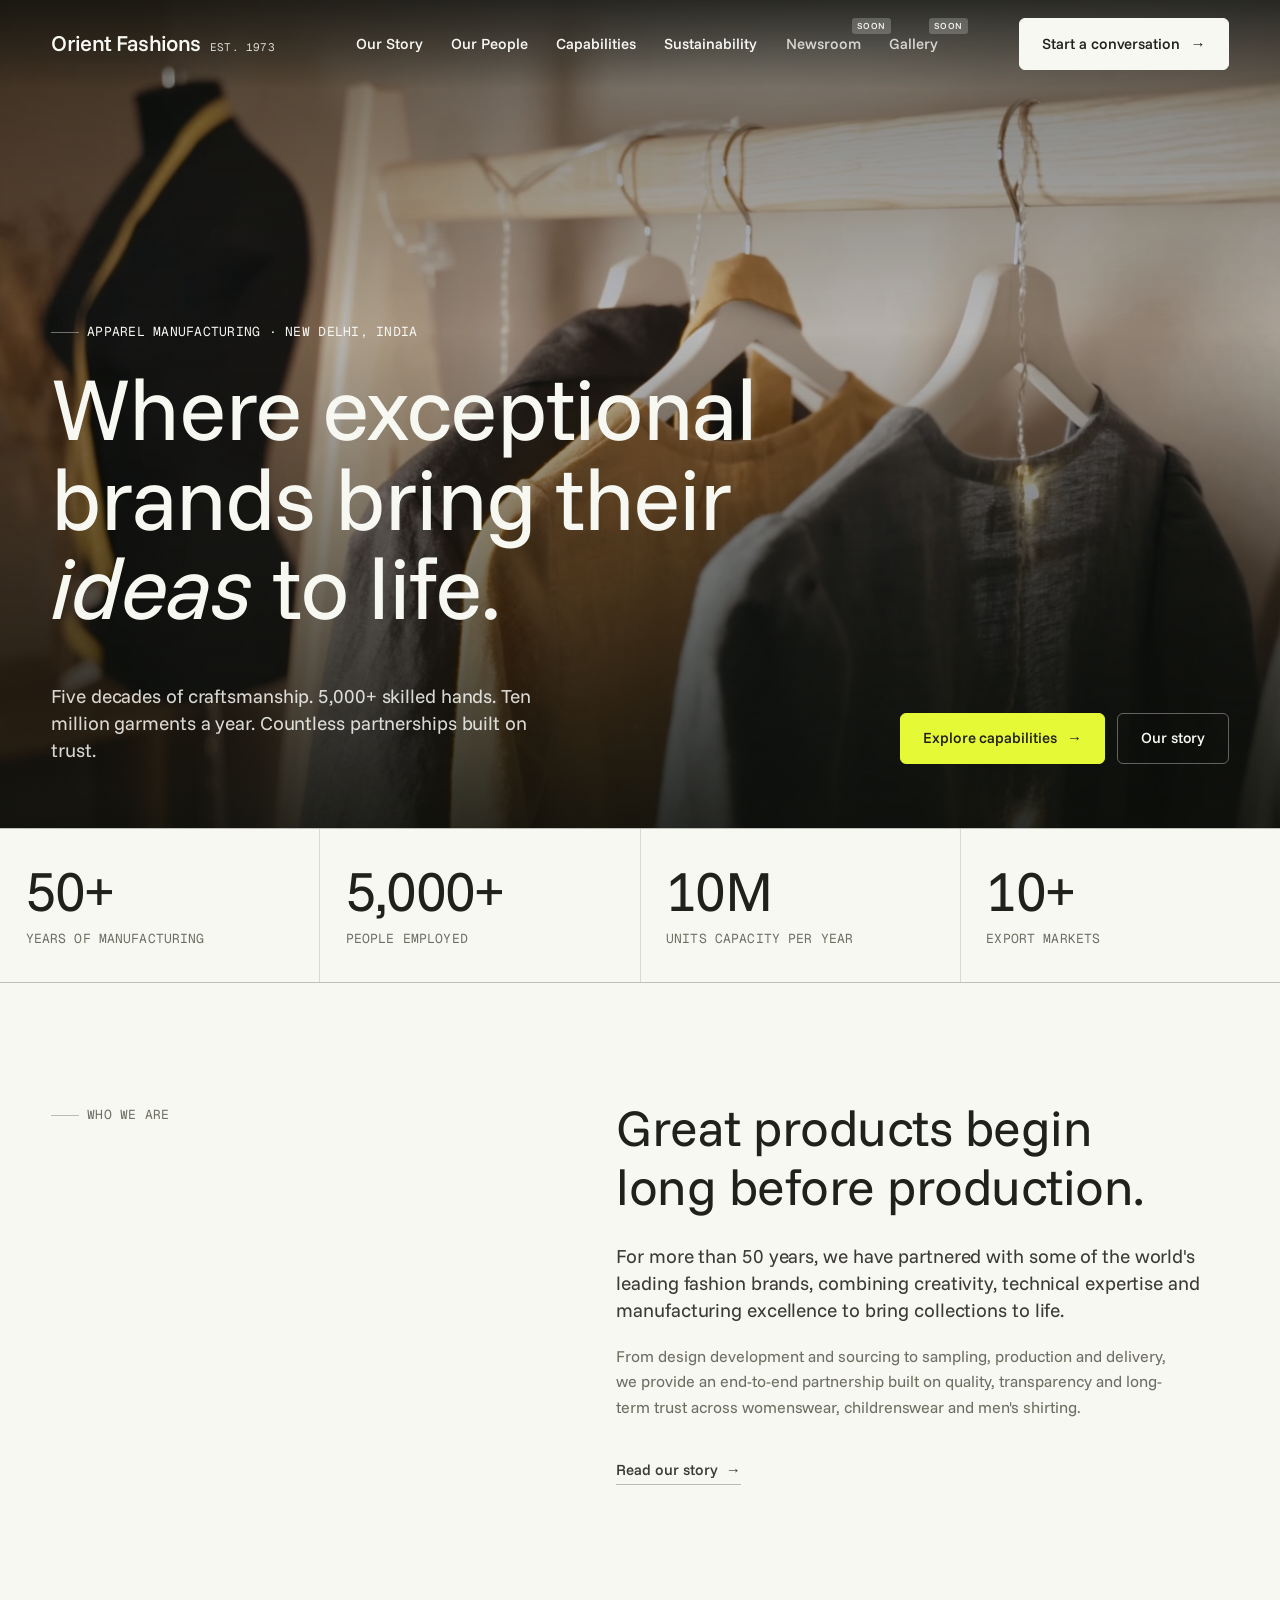
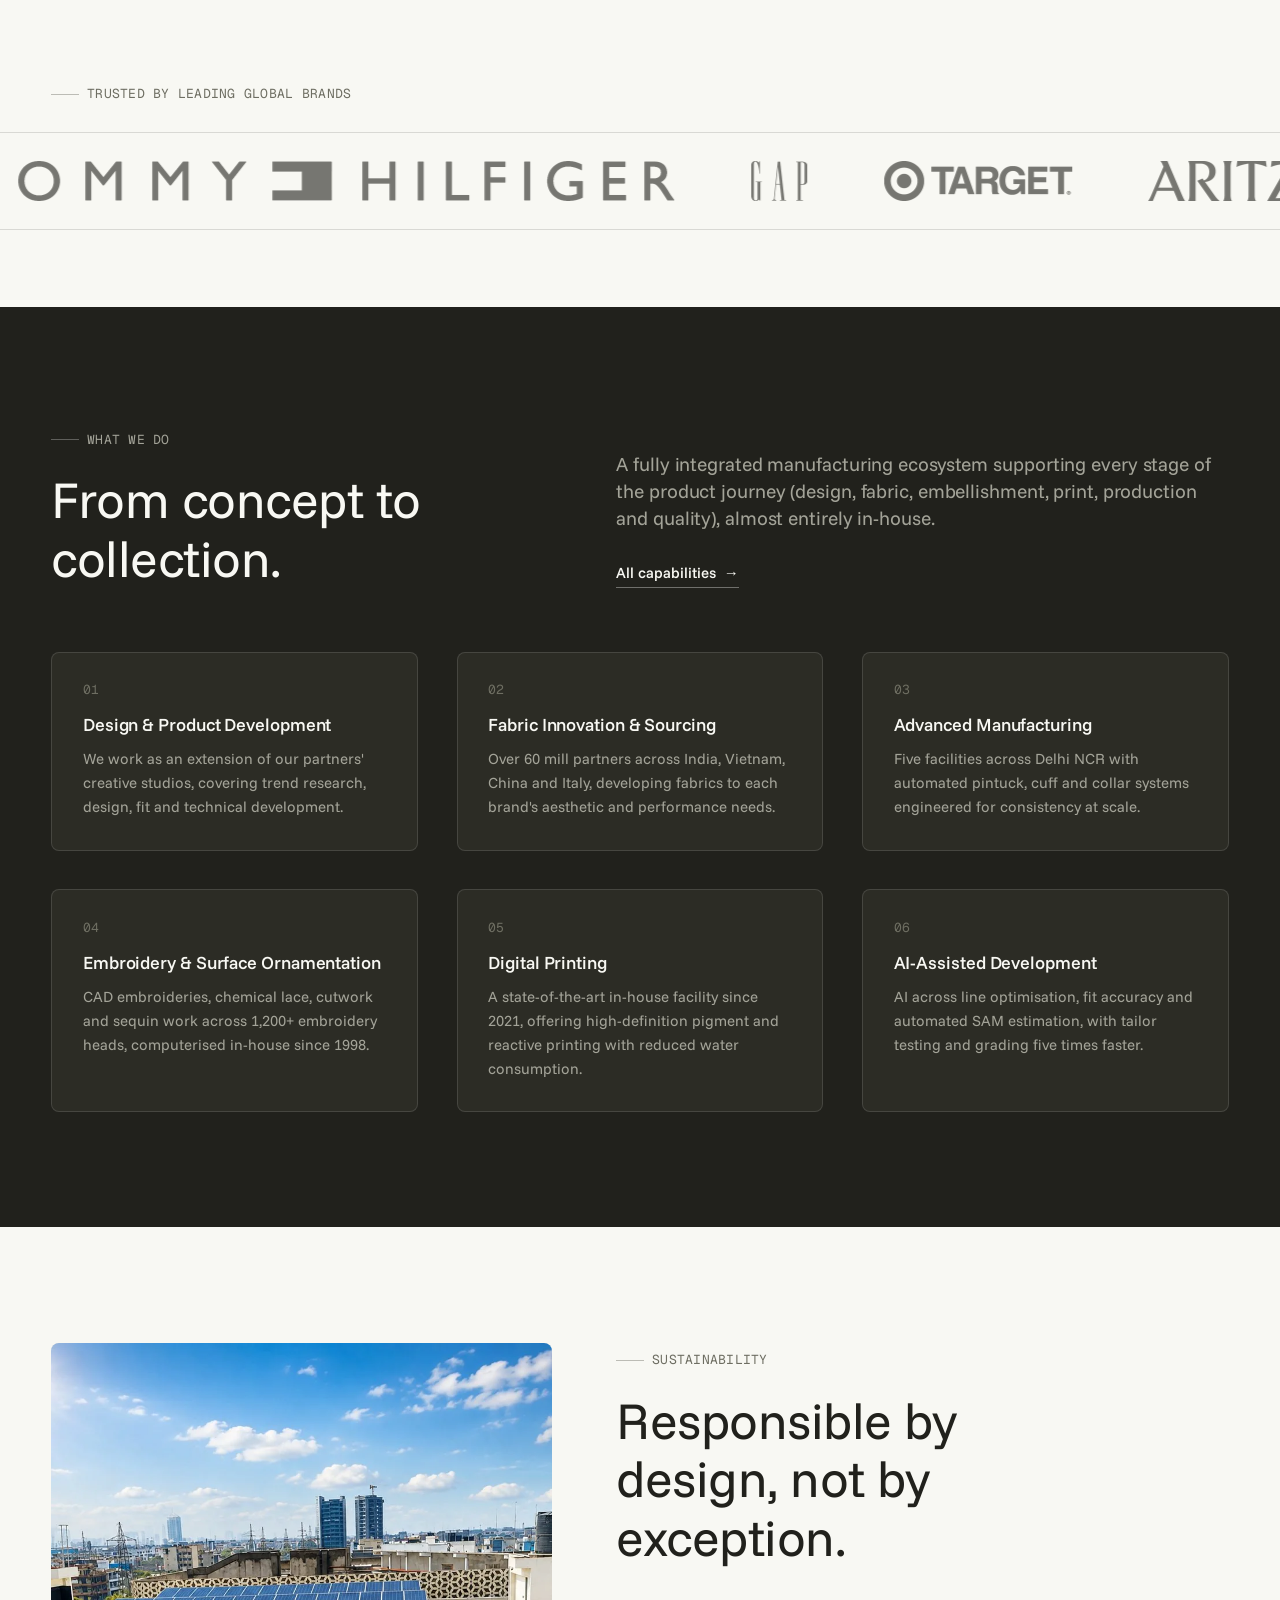
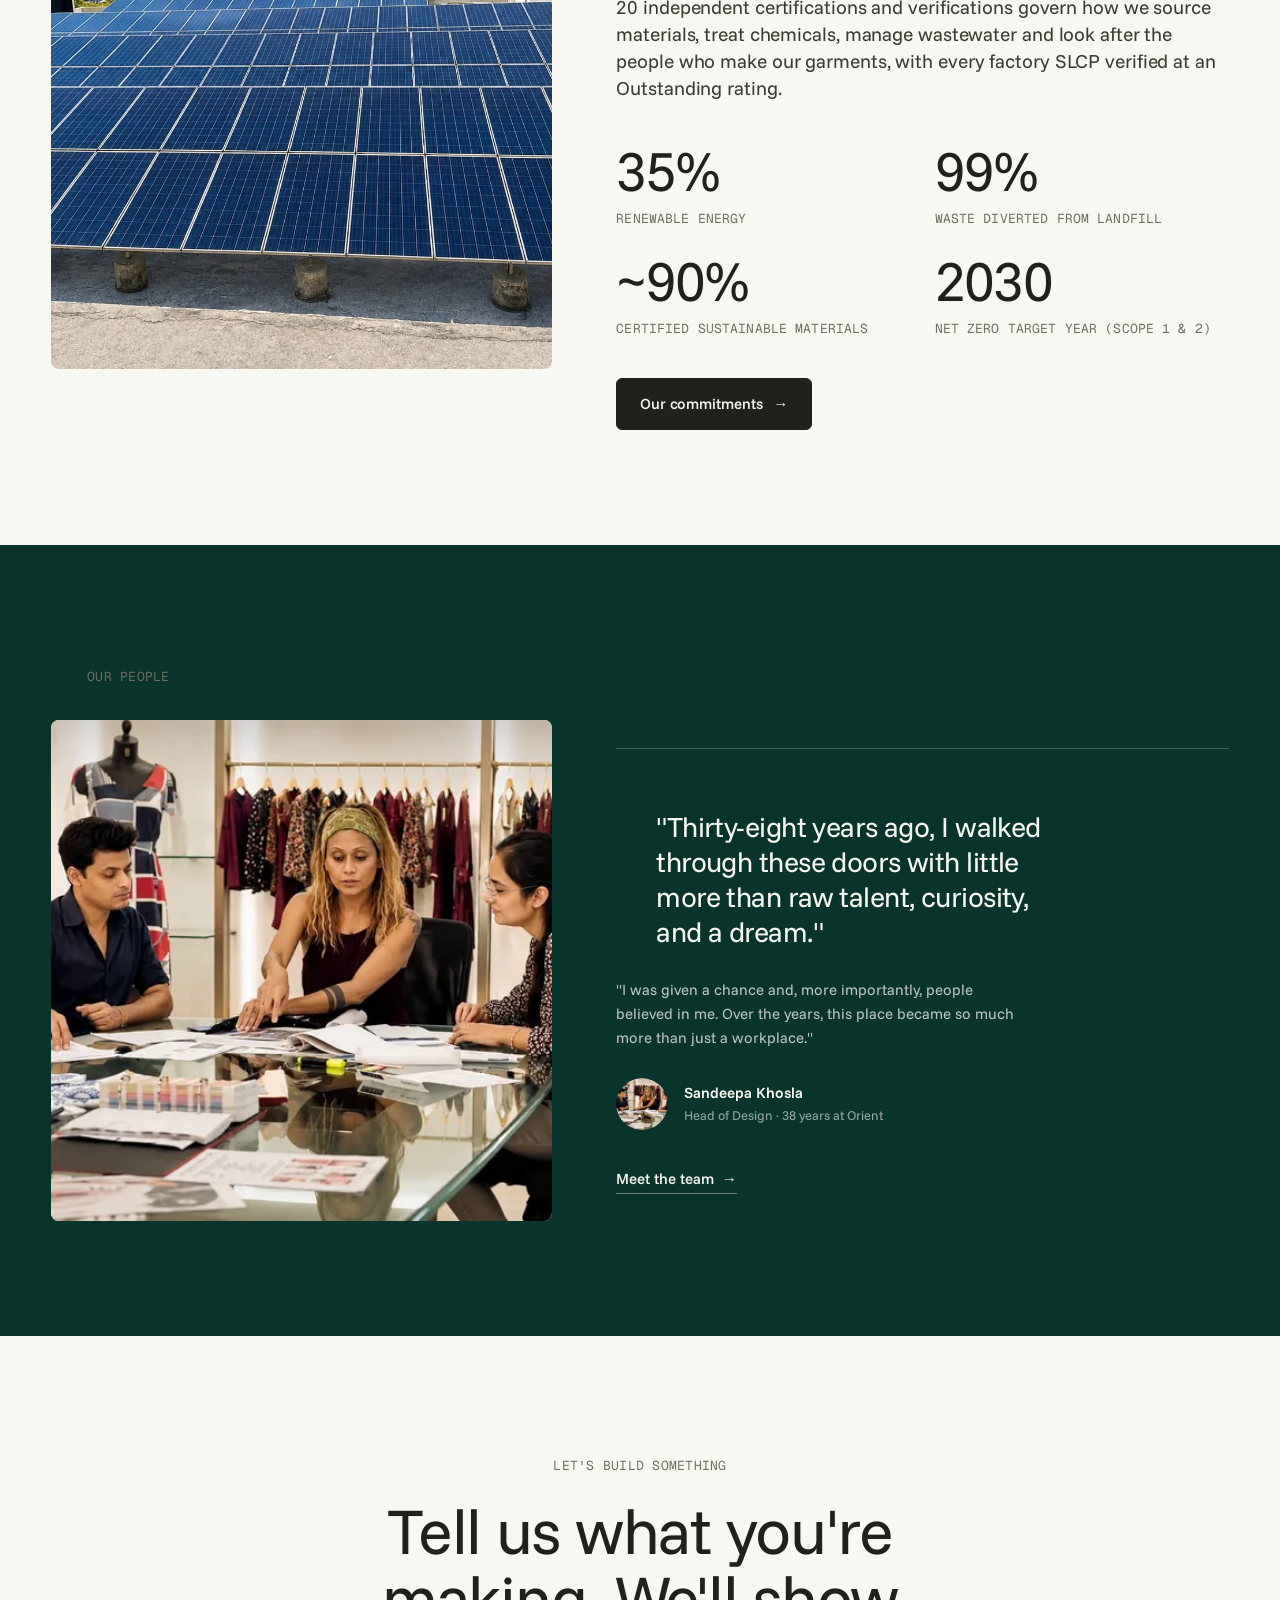
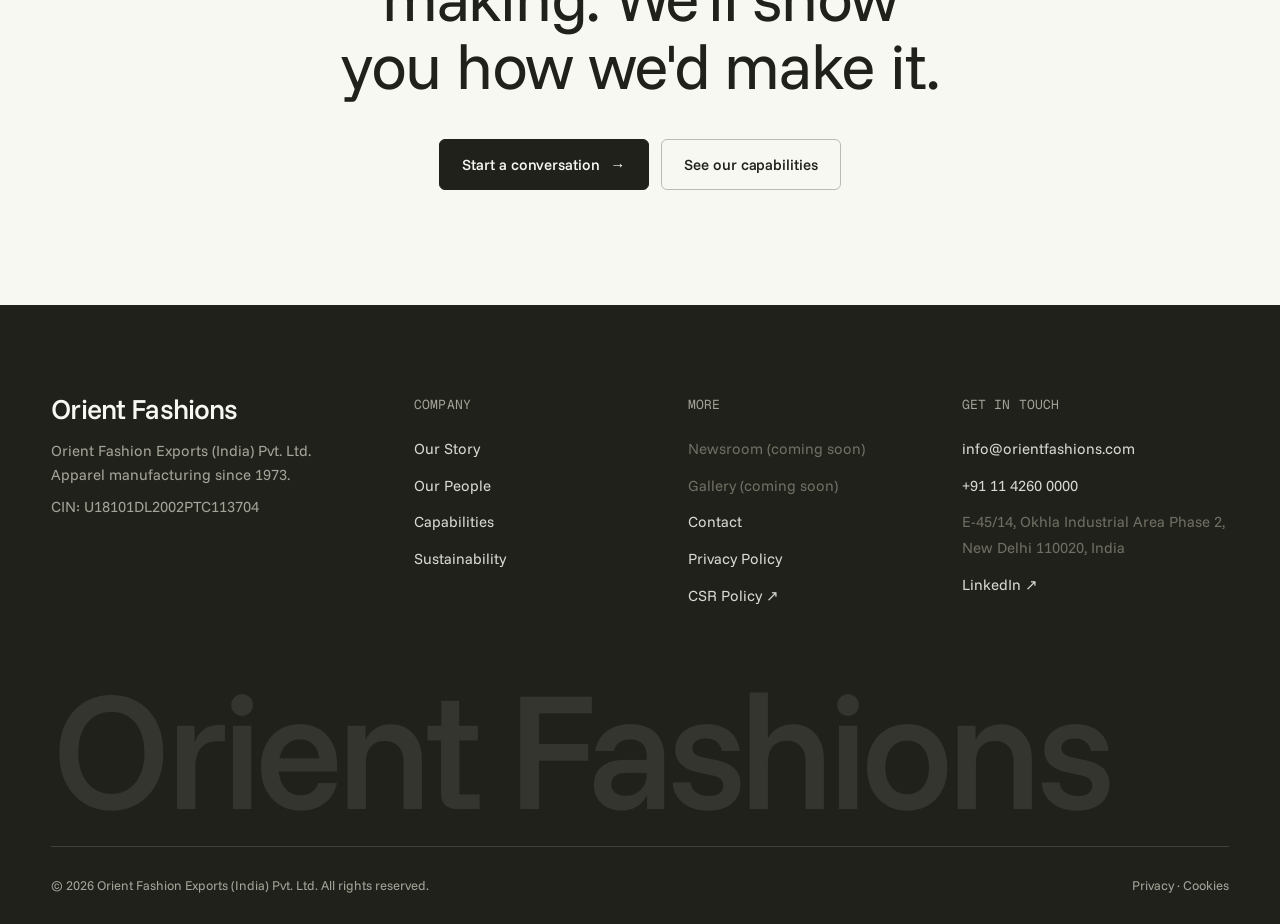
<file: index.html>
<!DOCTYPE html>
<html lang="en">
<head>
<meta charset="utf-8">
<meta name="viewport" content="width=device-width, initial-scale=1">
<title>Orient Fashions: Apparel Manufacturing Since 1973 | New Delhi, India</title>
<meta name="description" content="For over 50 years Orient Fashions has partnered with leading global brands, including Tommy Hilfiger, GAP, Target, Aritzia and Nordstrom, to transform ideas into beautifully crafted apparel. 5,000+ people, five facilities, 10 million units a year.">
<link rel="canonical" href="https://orientfashions.com/">
<script>/* Test copies (e.g. GitHub Pages) must not appear in search results */
if (!/(^|\.)orientfashions\.com$/.test(location.hostname) && location.protocol !== 'file:') { var r = document.createElement('meta'); r.name = 'robots'; r.content = 'noindex, nofollow'; document.head.appendChild(r); }</script>
<meta property="og:type" content="website">
<meta property="og:site_name" content="Orient Fashions">
<meta property="og:title" content="Orient Fashions: Apparel Manufacturing Since 1973 | New Delhi, India">
<meta property="og:description" content="Leading apparel manufacturer and exporter | Since 1973 | New Delhi">
<meta property="og:url" content="https://orientfashions.com/">
<meta property="og:image" content="https://orientfashions.com/assets/img/social-preview.jpg">
<meta property="og:image:width" content="1200">
<meta property="og:image:height" content="630">
<meta property="og:image:alt" content="Orient Fashions: leading apparel manufacturer and exporter, since 1973, New Delhi">
<meta name="twitter:card" content="summary_large_image">
<meta name="twitter:title" content="Orient Fashions: Apparel Manufacturing Since 1973 | New Delhi, India">
<meta name="twitter:description" content="Leading apparel manufacturer and exporter | Since 1973 | New Delhi">
<meta name="twitter:image" content="https://orientfashions.com/assets/img/social-preview.jpg">
<link rel="preload" href="assets/fonts/funnel-sans-latin-wght-normal.woff2" as="font" type="font/woff2" crossorigin>
<link rel="preload" href="assets/fonts/geist-mono-latin-400-normal.woff2" as="font" type="font/woff2" crossorigin>
<link rel="stylesheet" href="assets/css/style.min.css?v=20261103b">
<link rel="icon" href="favicon.ico" sizes="any">
<link rel="icon" type="image/png" sizes="48x48" href="favicon-48x48.png">
<link rel="icon" type="image/png" sizes="32x32" href="favicon-32x32.png">
<link rel="icon" type="image/png" sizes="16x16" href="favicon-16x16.png">
<link rel="apple-touch-icon" sizes="180x180" href="apple-touch-icon.png">
<link rel="manifest" href="site.webmanifest">
<meta name="theme-color" content="#09342B">
<script type="application/ld+json">
{
 "@context": "https://schema.org",
 "@graph": [
  {
   "@type": "Organization",
   "@id": "https://orientfashions.com/#organization",
   "name": "Orient Fashions",
   "legalName": "Orient Fashion Exports (India) Pvt. Ltd.",
   "alternateName": [
    "Orient Fashion Exports",
    "Orient Fashions India"
   ],
   "url": "https://orientfashions.com/",
   "logo": {
    "@type": "ImageObject",
    "url": "https://orientfashions.com/android-chrome-512x512.png",
    "width": 512,
    "height": 512
   },
   "image": "https://orientfashions.com/assets/img/social-preview.jpg",
   "description": "Apparel manufacturer and exporter founded in New Delhi in 1973. Design, fabric development, embroidery, printing, lace and garment manufacturing for international fashion brands, from five factories in Delhi NCR.",
   "foundingDate": "1973",
   "foundingLocation": {
    "@type": "Place",
    "name": "New Delhi, India"
   },
   "founder": {
    "@type": "Person",
    "name": "Meena Sethi"
   },
   "numberOfEmployees": {
    "@type": "QuantitativeValue",
    "minValue": 5000
   },
   "email": "info@orientfashions.com",
   "address": {
    "@type": "PostalAddress",
    "streetAddress": "E-45/14, Okhla Industrial Area Phase 2",
    "addressLocality": "New Delhi",
    "postalCode": "110020",
    "addressRegion": "Delhi",
    "addressCountry": "IN"
   },
   "contactPoint": [
    {
     "@type": "ContactPoint",
     "contactType": "sales",
     "email": "info@orientfashions.com",
     "telephone": "+91-11-4260-0000"
    },
    {
     "@type": "ContactPoint",
     "contactType": "human resources",
     "email": "hr@orientfashions.com"
    }
   ],
   "areaServed": [
    "Europe",
    "United States",
    "Canada"
   ],
   "knowsAbout": [
    "Apparel manufacturing",
    "Garment export",
    "Embroidery",
    "Digital printing",
    "Crochet lace",
    "Fabric development",
    "Womenswear",
    "Childrenswear",
    "Menswear shirts",
    "Sustainable manufacturing"
   ],
   "memberOf": [
    {
     "@type": "Organization",
     "name": "Apparel Export Promotion Council (AEPC)"
    },
    {
     "@type": "Organization",
     "name": "Okhla Garment & Textile Cluster (OGTC)"
    }
   ],
   "sameAs": [
    "https://www.linkedin.com/company/orient-fashions/"
   ],
   "location": [
    {
     "@type": "Place",
     "name": "Head office",
     "address": {
      "@type": "PostalAddress",
      "streetAddress": "E-45/14, Okhla Industrial Area Phase 2",
      "addressLocality": "New Delhi",
      "postalCode": "110020",
      "addressCountry": "IN"
     }
    },
    {
     "@type": "Place",
     "name": "Factory A-1-4",
     "address": {
      "@type": "PostalAddress",
      "streetAddress": "A-1-4, Sector 7",
      "addressLocality": "Noida",
      "postalCode": "201301",
      "addressCountry": "IN"
     }
    },
    {
     "@type": "Place",
     "name": "Factory C-17",
     "address": {
      "@type": "PostalAddress",
      "streetAddress": "C-17, Sector 67",
      "addressLocality": "Noida",
      "postalCode": "201301",
      "addressCountry": "IN"
     }
    },
    {
     "@type": "Place",
     "name": "Factory 488-489",
     "address": {
      "@type": "PostalAddress",
      "streetAddress": "488-489, Udyog Vihar Phase 3",
      "addressLocality": "Gurugram",
      "postalCode": "122016",
      "addressCountry": "IN"
     }
    },
    {
     "@type": "Place",
     "name": "Factory B-4",
     "address": {
      "@type": "PostalAddress",
      "streetAddress": "B-4, Sector 67",
      "addressLocality": "Noida",
      "postalCode": "201301",
      "addressCountry": "IN"
     }
    },
    {
     "@type": "Place",
     "name": "Factory B-1",
     "address": {
      "@type": "PostalAddress",
      "streetAddress": "B-1, Sector 67",
      "addressLocality": "Noida",
      "postalCode": "201301",
      "addressCountry": "IN"
     }
    },
    {
     "@type": "Place",
     "name": "Lace facility",
     "address": {
      "@type": "PostalAddress",
      "streetAddress": "46/2, Okhla Industrial Area Phase 2",
      "addressLocality": "New Delhi",
      "postalCode": "110020",
      "addressCountry": "IN"
     }
    },
    {
     "@type": "Place",
     "name": "Central warehouse",
     "address": {
      "@type": "PostalAddress",
      "streetAddress": "A-3, Sector 67",
      "addressLocality": "Noida",
      "postalCode": "201301",
      "addressCountry": "IN"
     }
    }
   ],
   "identifier": {
    "@type": "PropertyValue",
    "propertyID": "CIN",
    "name": "Corporate Identification Number",
    "value": "U18101DL2002PTC113704"
   },
   "telephone": "+91-11-4260-0000"
  },
  {
   "@type": "WebSite",
   "@id": "https://orientfashions.com/#website",
   "url": "https://orientfashions.com/",
   "name": "Orient Fashions",
   "publisher": {
    "@id": "https://orientfashions.com/#organization"
   },
   "inLanguage": "en"
  }
 ]
}
</script>
</head>
<body>

<!-- ================= HEADER ================= -->
<header class="hdr">
  <div class="wrap hdr__in">
    <a class="brand" href="./" aria-label="Orient Fashions home">
      <span class="brand__mark">Orient Fashions</span>
      <span class="brand__sub">Est. 1973</span>
    </a>
    <nav class="nav" aria-label="Primary">
      <a href="our-story">Our Story</a>
      <a href="our-people">Our People</a>
      <a href="capabilities">Capabilities</a>
      <a href="sustainability">Sustainability</a>
      <a class="is-soon" role="link" aria-disabled="true">Newsroom</a>
      <a class="is-soon" role="link" aria-disabled="true">Gallery</a>
      <a class="btn nav__cta" href="contact">Start a conversation <span class="arw">&#8594;</span></a>
    </nav>
    <div class="hdr__cta">
      <a class="btn" href="contact">Start a conversation <span class="arw">&#8594;</span></a>
      <button class="burger" aria-label="Menu" aria-expanded="false"><span></span></button>
    </div>
  </div>
</header>

<main>

<!-- ================= HERO ================= -->
<section class="hero">
  <div class="hero__media">
    <!-- HERO VIDEO. Plays on all screen sizes; there is no still-image fallback.
         NOTE: assets/video/hero.mp4 is the current Envato preview, kept for launch by
         client decision (Oct 2026). Swap in the licensed download when available. See G-13. -->
    <video class="hero__video" autoplay muted loop playsinline preload="auto" aria-hidden="true">
      <!-- The browser plays the first source it supports:
           phones get 720p (AV1, then H.264); larger screens get 1080p AV1, then the original H.264 file. -->
      <source src="assets/video/hero-720.webm" type='video/webm; codecs="av01.0.05M.08"' media="(max-width: 860px)">
      <source src="assets/video/hero-720.mp4" type="video/mp4" media="(max-width: 860px)">
      <source src="assets/video/hero-1080.webm" type='video/webm; codecs="av01.0.08M.08"'>
      <source src="assets/video/hero.mp4" type="video/mp4">
    </video>
  </div>
  <div class="wrap hero__in">
    <span class="eyebrow" data-rv>Apparel manufacturing · New Delhi, India</span>
    <h1 class="display t-mega" data-rv="80" style="margin-top:1.25rem;max-width:15ch">
      Where exceptional brands bring their <em>ideas</em> to life.
    </h1>
    <div class="hero__foot">
      <p class="lead" data-rv="160" style="max-width:46ch;color:rgba(248,248,243,.86)">
        Five decades of craftsmanship. 5,000+ skilled hands. Ten million garments a year.
        Countless partnerships built on trust.
      </p>
      <div style="display:flex;gap:.75rem;flex-wrap:wrap" data-rv="220">
        <a class="btn btn--acid" href="capabilities">Explore capabilities <span class="arw">&#8594;</span></a>
        <a class="btn btn--ghost" href="our-story" style="color:#F8F8F3;border-color:rgba(255,255,255,.35)">Our story</a>
      </div>
    </div>
  </div>
</section>

<!-- ================= STATS ================= -->
<section aria-label="Company at a glance">
  <div class="wrap" style="padding-inline:0">
    <div class="stats">
      <div class="stat"><div class="stat__n">50+</div><div class="stat__l">Years of manufacturing</div></div>
      <div class="stat"><div class="stat__n">5,000+</div><div class="stat__l">People employed</div></div>
      <div class="stat"><div class="stat__n">10M</div><div class="stat__l">Units capacity per year</div></div>
      <div class="stat"><div class="stat__n">10+</div><div class="stat__l">Export markets</div></div>
    </div>
  </div>
</section>

<!-- ================= INTRO ================= -->
<section class="section">
  <div class="wrap split">
    <div>
      <span class="eyebrow" data-rv>Who we are</span>
    </div>
    <div>
      <h2 class="display t-h2" data-rv style="max-width:20ch">Great products begin long before production.</h2>
      <p class="lead" data-rv="80" style="margin-top:1.75rem">
        For more than 50 years, we have partnered with some of the world's leading fashion brands,
        combining creativity, technical expertise and manufacturing excellence to bring collections to life.
      </p>
      <p data-rv="140" class="mute" style="margin-top:1.25rem;max-width:var(--measure)">
        From design development and sourcing to sampling, production and delivery, we provide an
        end-to-end partnership built on quality, transparency and long-term trust across womenswear,
        childrenswear and men's shirting.
      </p>
      <div style="margin-top:2.25rem" data-rv="200">
        <a class="link-u" href="our-story">Read our story <span>&#8594;</span></a>
      </div>
    </div>
  </div>
</section>

<!-- ================= CLIENT LOGOS ================= -->
<section class="section--tight">
  <div class="wrap" style="margin-bottom:1.75rem">
    <span class="eyebrow">Trusted by leading global brands</span>
  </div>
  <div class="marquee" data-marquee>
    <div class="marquee__track">
      <img width="1416" height="80" class="logo" src="assets/img/logos/tommy-hilfiger.webp" alt="Tommy Hilfiger" decoding="async">
      <img width="112" height="80" class="logo" src="assets/img/logos/gap.webp" alt="GAP" decoding="async">
      <img width="376" height="80" class="logo" src="assets/img/logos/target.webp" alt="Target" decoding="async">
      <img width="404" height="80" class="logo" src="assets/img/logos/aritzia.webp" alt="Aritzia" decoding="async">
      <img width="238" height="80" class="logo" src="assets/img/logos/benetton.webp" alt="United Colors of Benetton" decoding="async">
      <img width="252" height="80" class="logo" src="assets/img/logos/vineyard-vines.webp" alt="Vineyard Vines" decoding="async">
      <img width="634" height="80" class="logo" src="assets/img/logos/nordstrom.webp" alt="Nordstrom" decoding="async">
    </div>
  </div>
</section>

<!-- ================= CAPABILITIES ================= -->
<section class="section on-dark">
  <div class="wrap">
    <div class="split" style="align-items:end;margin-bottom:clamp(2.5rem,5vw,4rem)">
      <div>
        <span class="eyebrow" data-rv>What we do</span>
        <h2 class="display t-h2" data-rv style="margin-top:1.25rem;max-width:16ch">From concept to collection.</h2>
      </div>
      <div>
        <p class="lead" data-rv="80">
          A fully integrated manufacturing ecosystem supporting every stage of the product journey (design, fabric, embellishment, print, production and quality), almost entirely in-house.
        </p>
        <div style="margin-top:1.75rem" data-rv="140"><a class="link-u" href="capabilities">All capabilities <span>&#8594;</span></a></div>
      </div>
    </div>

    <div class="grid g-3">
      <article class="card" data-rv>
        <div class="card__n">01</div>
        <h3 class="t-h4 card__t">Design &amp; Product Development</h3>
        <p class="card__b">We work as an extension of our partners' creative studios, covering trend research, design, fit and technical development.</p>
      </article>
      <article class="card" data-rv="60">
        <div class="card__n">02</div>
        <h3 class="t-h4 card__t">Fabric Innovation &amp; Sourcing</h3>
        <p class="card__b">Over 60 mill partners across India, Vietnam, China and Italy, developing fabrics to each brand's aesthetic and performance needs.</p>
      </article>
      <article class="card" data-rv="120">
        <div class="card__n">03</div>
        <h3 class="t-h4 card__t">Advanced Manufacturing</h3>
        <p class="card__b">Five facilities across Delhi NCR with automated pintuck, cuff and collar systems engineered for consistency at scale.</p>
      </article>
      <article class="card" data-rv>
        <div class="card__n">04</div>
        <h3 class="t-h4 card__t">Embroidery &amp; Surface Ornamentation</h3>
        <p class="card__b">CAD embroideries, chemical lace, cutwork and sequin work across 1,200+ embroidery heads, computerised in-house since 1998.</p>
      </article>
      <article class="card" data-rv="60">
        <div class="card__n">05</div>
        <h3 class="t-h4 card__t">Digital Printing</h3>
        <p class="card__b">A state-of-the-art in-house facility since 2021, offering high-definition pigment and reactive printing with reduced water consumption.</p>
      </article>
      <article class="card" data-rv="120">
        <div class="card__n">06</div>
        <h3 class="t-h4 card__t">AI-Assisted Development</h3>
        <p class="card__b">AI across line optimisation, fit accuracy and automated SAM estimation, with tailor testing and grading five times faster.</p>
      </article>
    </div>
  </div>
</section>

<!-- ================= SUSTAINABILITY TEASER ================= -->
<section class="section">
  <div class="wrap split">
    <div data-rv>
      <div class="frame frame--p45">
        <img width="868" height="1086" class="img" src="assets/img/solar-array-portrait.webp" srcset="assets/img/solar-array-portrait-480.webp 480w, assets/img/solar-array-portrait.webp 868w" sizes="(max-width: 1024px) 92vw, 40vw" alt="Rooftop solar array supplying 35% of our energy" loading="lazy">
      </div>
    </div>
    <div>
      <span class="eyebrow" data-rv>Sustainability</span>
      <h2 class="display t-h2" data-rv="60" style="margin-top:1.25rem;max-width:18ch">Responsible by design, not by exception.</h2>
      <p class="lead" data-rv="120" style="margin-top:1.75rem">
        20 independent certifications and verifications govern how we source materials, treat chemicals, manage
        wastewater and look after the people who make our garments, with every factory SLCP verified
        at an Outstanding rating.
      </p>

      <div class="grid g-2" style="margin-top:2.5rem;gap:1.5rem" data-rv="180">
        <div>
          <div class="stat__n">35%</div>
          <div class="stat__l">Renewable energy</div>
        </div>
        <div>
          <div class="stat__n">99%</div>
          <div class="stat__l">Waste diverted from landfill</div>
        </div>
        <div>
          <div class="stat__n">~90%</div>
          <div class="stat__l">Certified sustainable materials</div>
        </div>
        <div>
          <div class="stat__n">2030</div>
          <div class="stat__l">Net zero target year (Scope 1 &amp; 2)</div>
        </div>
      </div>

      <div style="margin-top:2.5rem" data-rv="240">
        <a class="btn" href="sustainability">Our commitments <span class="arw">&#8594;</span></a>
      </div>
    </div>
  </div>
</section>

<!-- ================= PEOPLE / TESTIMONIAL ================= -->
<section class="section on-forest">
  <div class="wrap">
    <span class="eyebrow" data-rv>Our people</span>
    <div class="split" style="margin-top:2rem;align-items:center">
      <div data-rv="60">
        <div class="frame frame--sq">
          <img width="1600" height="900" class="img" src="assets/img/design-studio.webp" srcset="assets/img/design-studio-480.webp 480w, assets/img/design-studio-800.webp 800w, assets/img/design-studio.webp 1600w" sizes="(max-width: 1024px) 92vw, 40vw" alt="Sandeepa Khosla reviewing fabric swatches with the design team" loading="lazy">
        </div>
      </div>
      <div class="quote" style="border-color:rgba(255,255,255,.22)">
        <blockquote class="quote__t" data-rv="120" style="max-width:28ch">
          "Thirty-eight years ago, I walked through these doors with little more than raw talent, curiosity, and a dream."
        </blockquote>
        <p data-rv="180" style="margin-top:1.5rem;color:rgba(248,248,243,.75);max-width:50ch;font-size:var(--fs-sm)">
          "I was given a chance and, more importantly, people believed in me. Over the years, this
          place became so much more than just a workplace."
        </p>
        <div class="quote__by" data-rv="220">
          <div class="quote__av"><img width="1600" height="900" class="img" src="assets/img/design-studio.webp" srcset="assets/img/design-studio-480.webp 480w, assets/img/design-studio-800.webp 800w, assets/img/design-studio.webp 1600w" sizes="(max-width: 1024px) 92vw, 40vw" alt="" loading="lazy"></div>
          <div>
            <div class="quote__nm">Sandeepa Khosla</div>
            <div class="quote__rl" style="color:rgba(248,248,243,.6)">Head of Design · 38 years at Orient</div>
          </div>
        </div>
        <div style="margin-top:2.25rem" data-rv="260">
          <a class="link-u" href="our-people" style="border-color:rgba(255,255,255,.4)">Meet the team <span>&#8594;</span></a>
        </div>
      </div>
    </div>
  </div>
</section>

<!-- ================= CTA ================= -->
<section class="section">
  <div class="wrap" style="text-align:center">
    <span class="eyebrow eyebrow--plain" data-rv>Let's build something</span>
    <h2 class="display t-h1" data-rv="60" style="margin:1.25rem auto 0;max-width:18ch">
      Tell us what you're making. We'll show you how we'd make it.
    </h2>
    <div style="margin-top:2.5rem;display:flex;gap:.75rem;justify-content:center;flex-wrap:wrap" data-rv="120">
      <a class="btn" href="contact">Start a conversation <span class="arw">&#8594;</span></a>
      <a class="btn btn--ghost" href="capabilities">See our capabilities</a>
    </div>
  </div>
</section>

</main>

<!-- ================= FOOTER ================= -->
<footer class="ftr">
  <div class="wrap">
    <div class="ftr__top">
      <div>
        <div class="brand__mark" style="font-size:1.75rem">Orient Fashions</div>
        <p class="small" style="margin-top:1rem;max-width:34ch;color:var(--on-dark-mute)">
          Orient Fashion Exports (India) Pvt. Ltd. Apparel manufacturing since 1973.
        </p>
        <p class="small" style="margin-top:.5rem;color:var(--on-dark-mute)">CIN: U18101DL2002PTC113704</p>
      </div>
      <div>
        <h5>Company</h5>
        <ul>
          <li><a href="our-story">Our Story</a></li>
          <li><a href="our-people">Our People</a></li>
          <li><a href="capabilities">Capabilities</a></li>
          <li><a href="sustainability">Sustainability</a></li>
        </ul>
      </div>
      <div>
        <h5>More</h5>
        <ul>
          <li><span class="small">Newsroom (coming soon)</span></li>
          <li><span class="small">Gallery (coming soon)</span></li>
          <li><a href="contact">Contact</a></li>
          <li><a href="privacy">Privacy Policy</a></li>
          <li><a href="assets/docs/csr-policy.pdf" target="_blank" rel="noopener">CSR Policy &#8599;</a></li>
        </ul>
      </div>
      <div>
        <h5>Get in touch</h5>
        <ul>
          <li><a href="mailto:info@orientfashions.com">info@orientfashions.com</a></li>
          <li><a href="tel:+911142600000">+91 11 4260 0000</a></li>
          <li><span class="small">E-45/14, Okhla Industrial Area Phase 2,<br>New Delhi 110020, India</span></li>
          <li><a href="https://www.linkedin.com/company/orient-fashions/" target="_blank" rel="noopener">LinkedIn &#8599;</a></li>
        </ul>
      </div>
    </div>
    <div class="ftr__word" aria-hidden="true">Orient Fashions</div>
    <div class="ftr__bar">
      <span>&copy; <span data-year>2026</span> Orient Fashion Exports (India) Pvt. Ltd. All rights reserved.</span>
      <span class="ftr__legal"><a href="privacy">Privacy</a> · <a href="privacy#cookies">Cookies</a></span>
    </div>
  </div>
</footer>

<script src="assets/js/main.min.js?v=20261103b" defer></script>
</body>
</html>
</file>
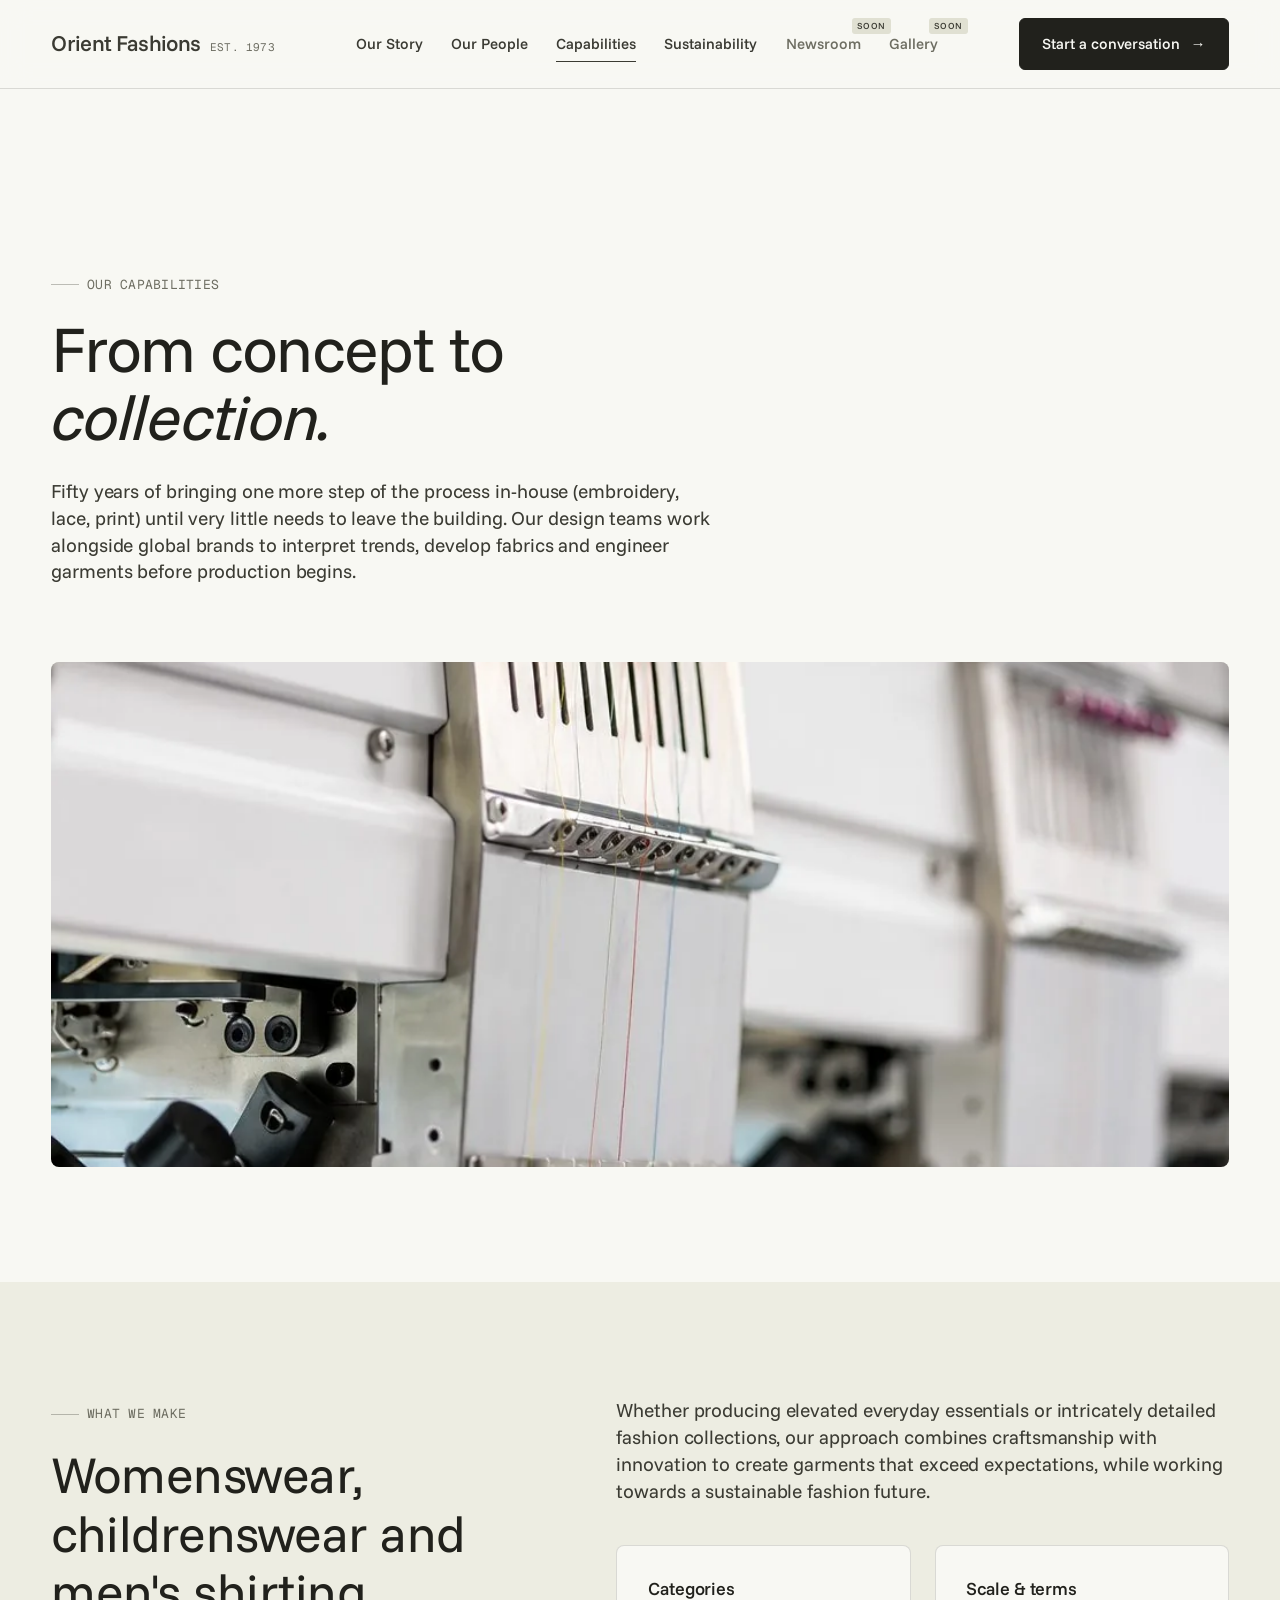
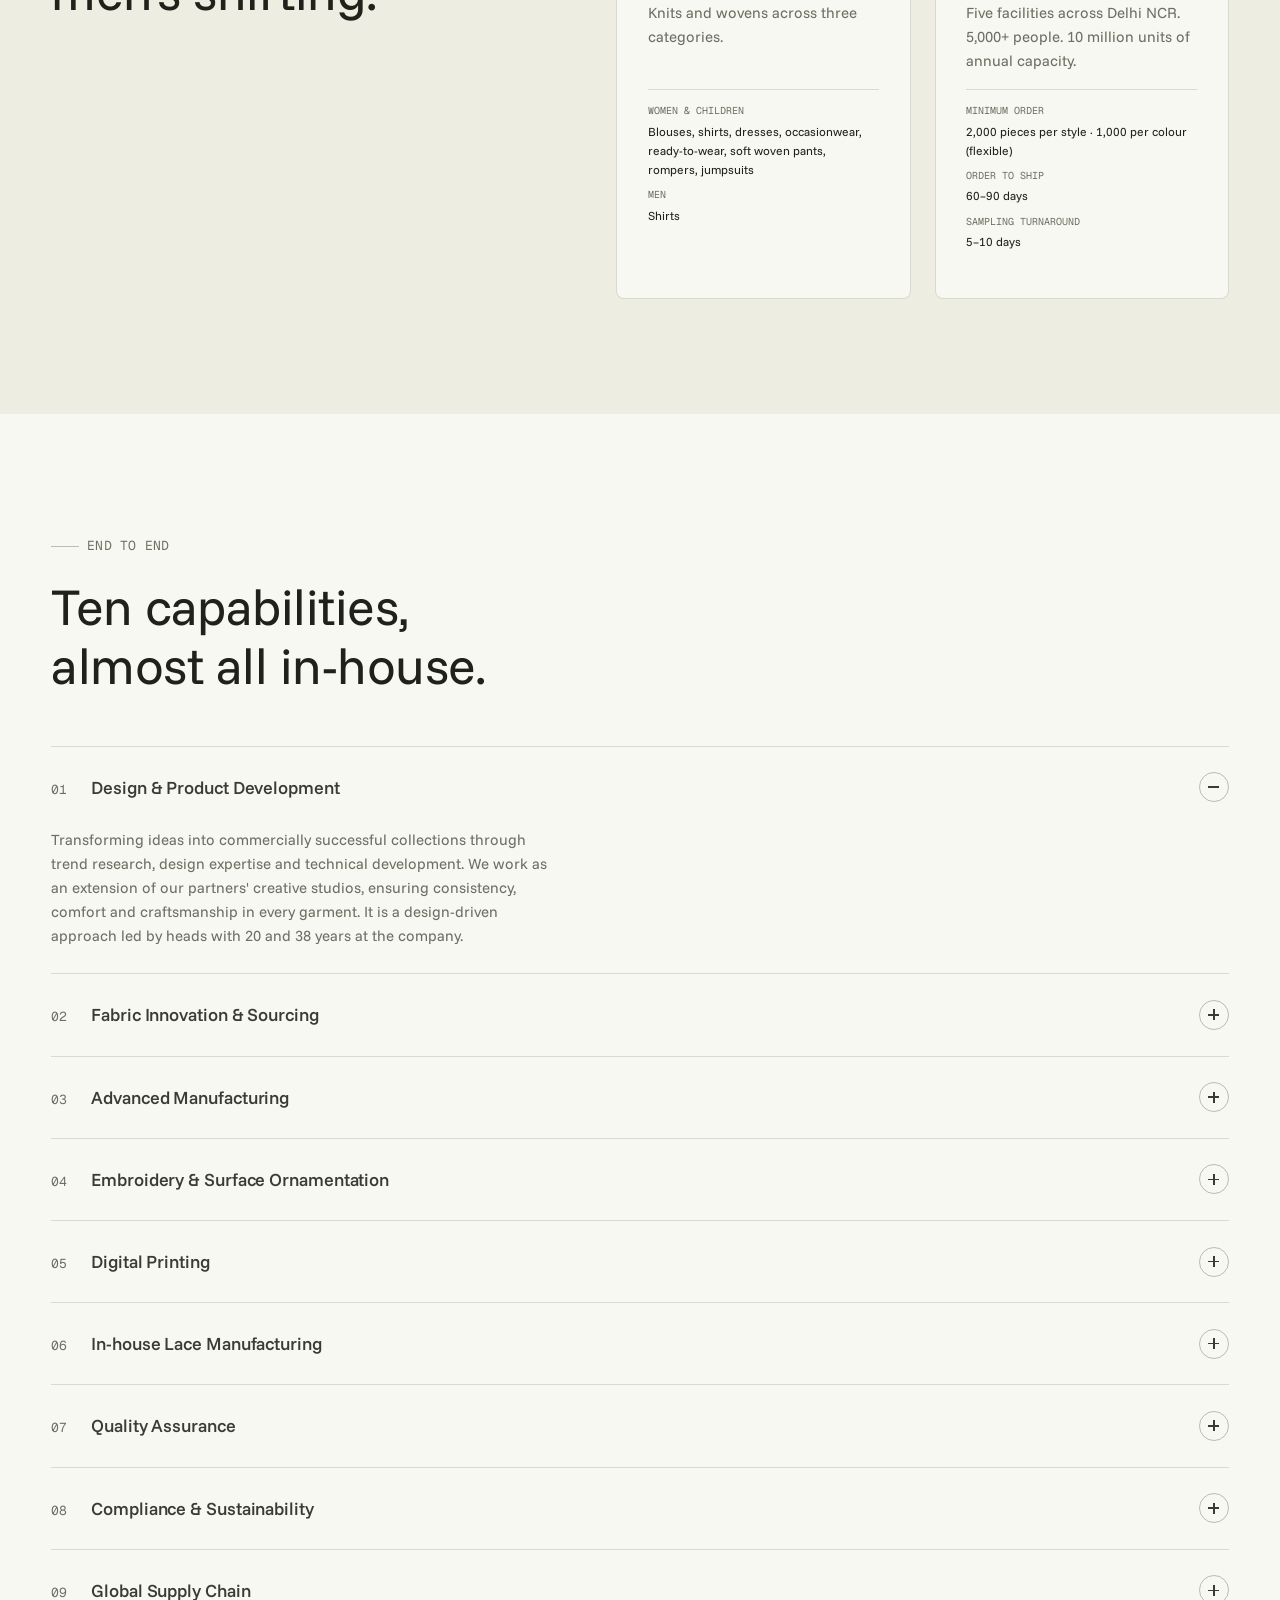
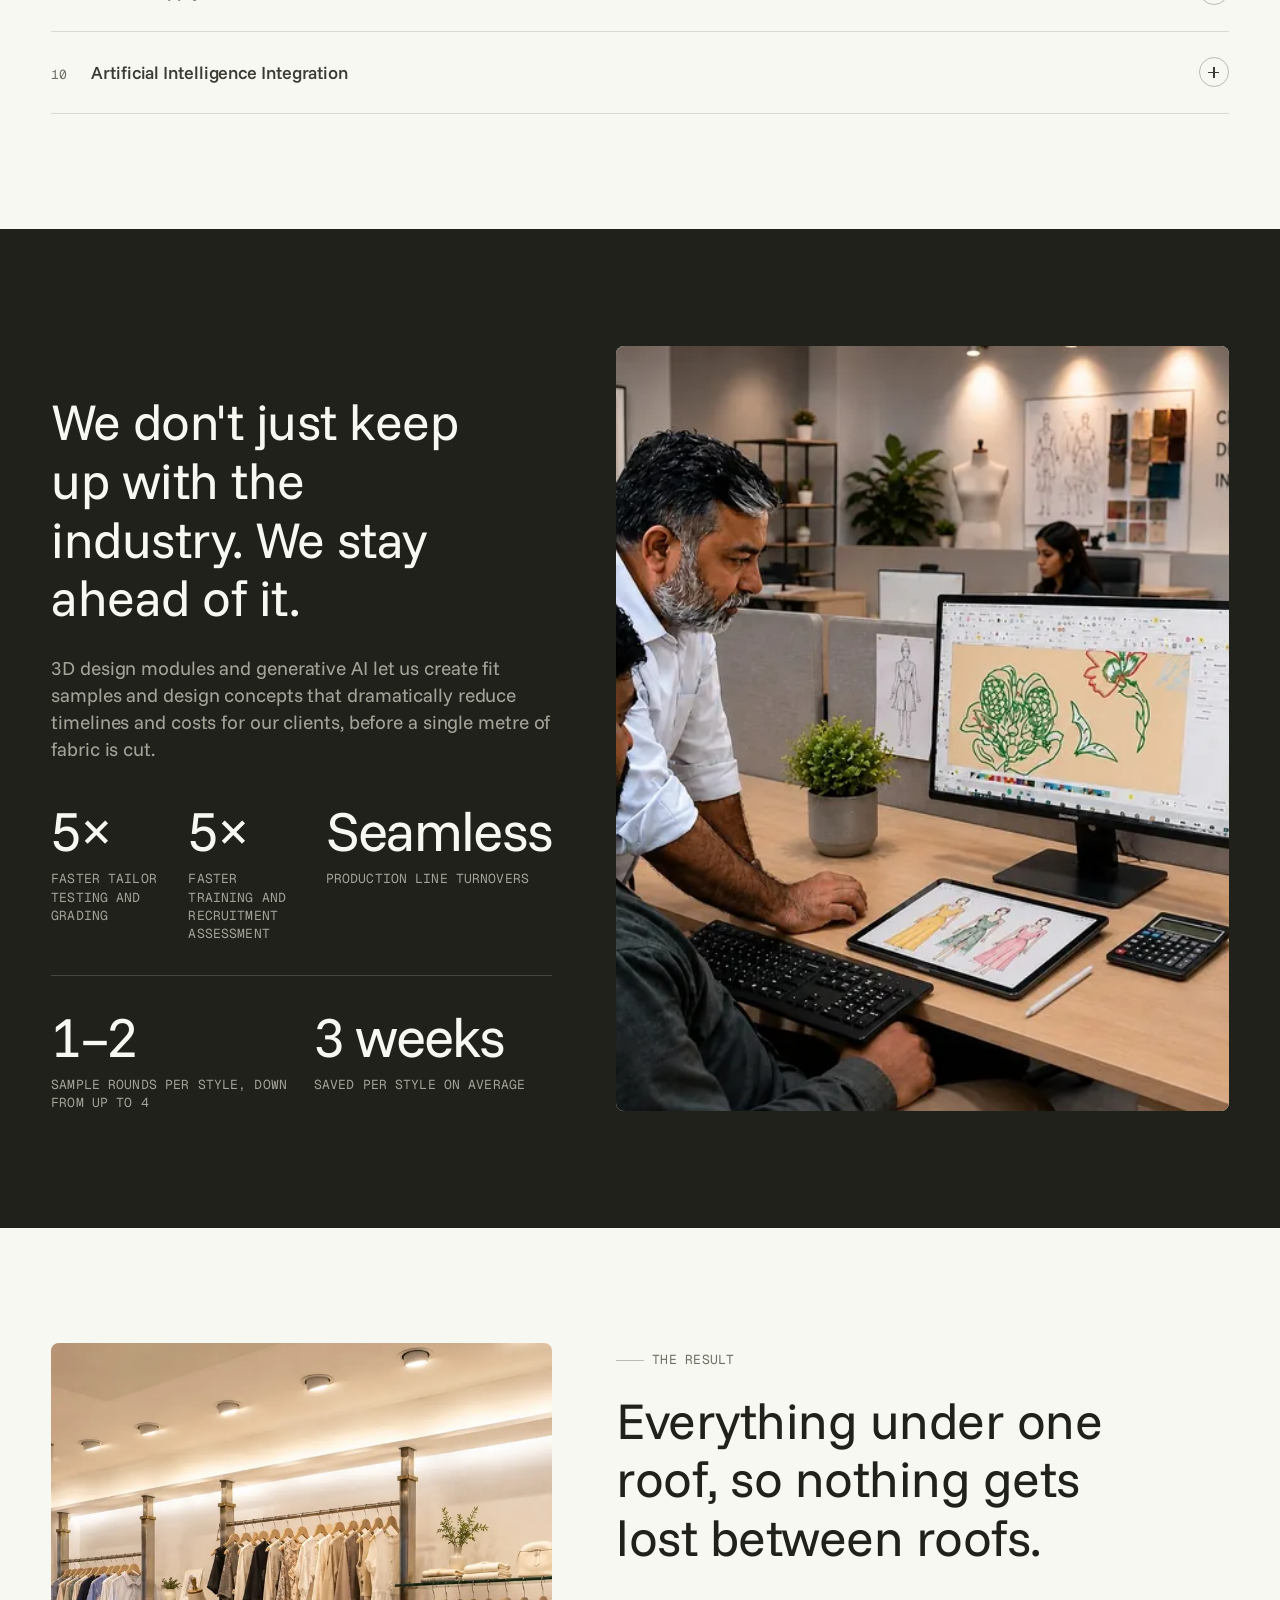
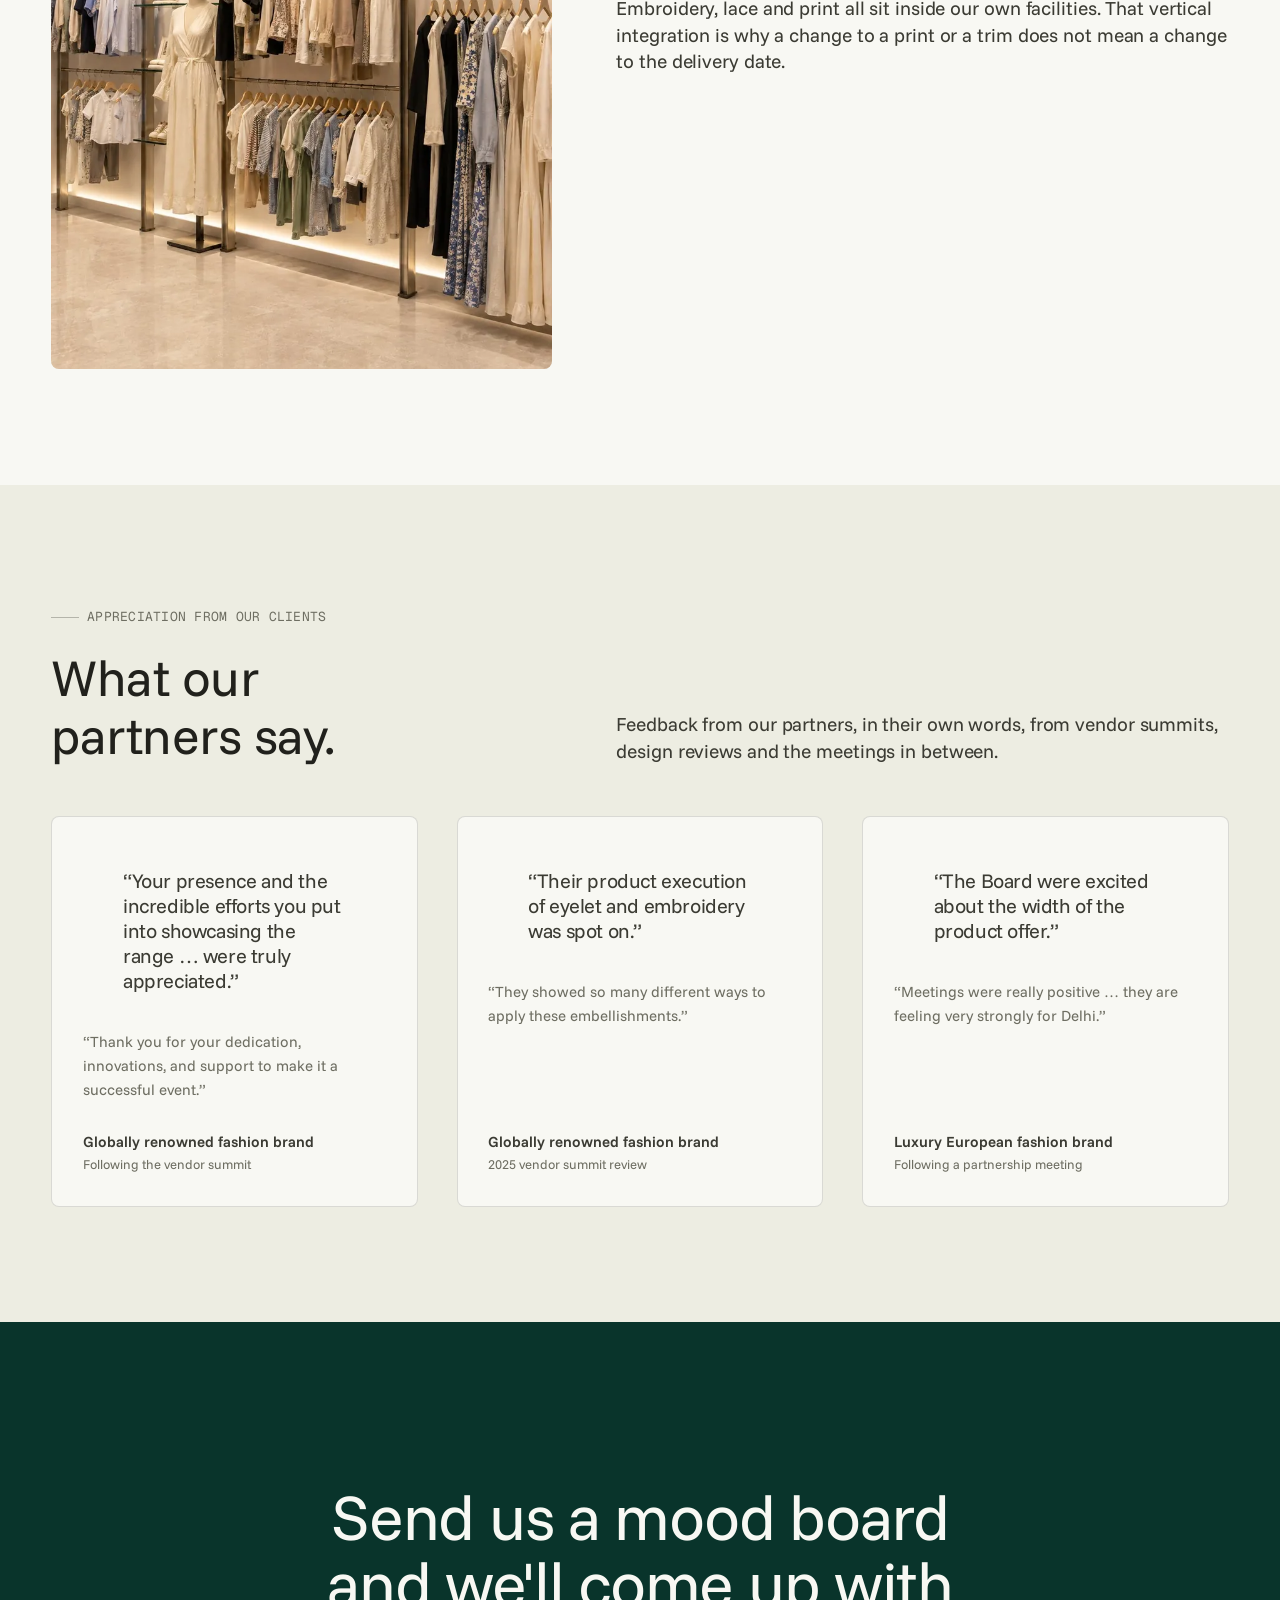
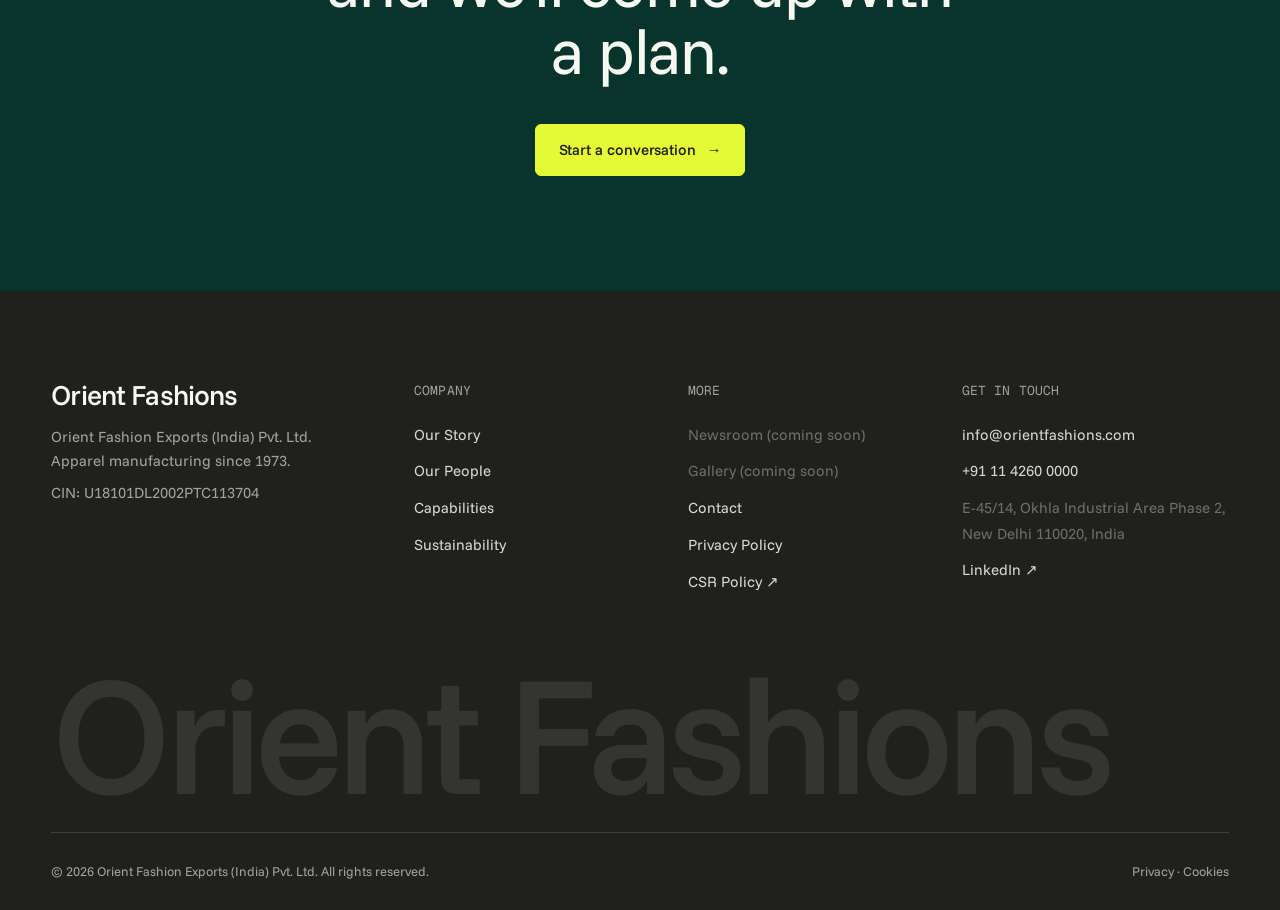
<file: capabilities.html>
<!DOCTYPE html>
<html lang="en">
<head>
<meta charset="utf-8">
<meta name="viewport" content="width=device-width, initial-scale=1">
<title>Design, Embroidery, Print &amp; Manufacturing Capabilities | Orient Fashions</title>
<meta name="description" content="A vertically integrated apparel manufacturing ecosystem: design and product development, 1,200+ embroidery heads, crochet lace, digital printing, quality assurance and AI-assisted development.">
<link rel="canonical" href="https://orientfashions.com/capabilities">
<script>/* Test copies (e.g. GitHub Pages) must not appear in search results */
if (!/(^|\.)orientfashions\.com$/.test(location.hostname) && location.protocol !== 'file:') { var r = document.createElement('meta'); r.name = 'robots'; r.content = 'noindex, nofollow'; document.head.appendChild(r); }</script>
<meta property="og:type" content="website">
<meta property="og:site_name" content="Orient Fashions">
<meta property="og:title" content="Design, Embroidery, Print &amp; Manufacturing Capabilities | Orient Fashions">
<meta property="og:description" content="Design, fabric development, embroidery, digital printing, lace and manufacturing, all in-house. 10 million garments a year from five factories in Delhi NCR.">
<meta property="og:url" content="https://orientfashions.com/capabilities">
<meta property="og:image" content="https://orientfashions.com/assets/img/social-preview.jpg">
<meta property="og:image:width" content="1200">
<meta property="og:image:height" content="630">
<meta property="og:image:alt" content="Orient Fashions: leading apparel manufacturer and exporter, since 1973, New Delhi">
<meta name="twitter:card" content="summary_large_image">
<meta name="twitter:title" content="Design, Embroidery, Print &amp; Manufacturing Capabilities | Orient Fashions">
<meta name="twitter:description" content="Design, fabric development, embroidery, digital printing, lace and manufacturing, all in-house. 10 million garments a year from five factories in Delhi NCR.">
<meta name="twitter:image" content="https://orientfashions.com/assets/img/social-preview.jpg">
<link rel="preload" href="assets/fonts/funnel-sans-latin-wght-normal.woff2" as="font" type="font/woff2" crossorigin>
<link rel="preload" href="assets/fonts/geist-mono-latin-400-normal.woff2" as="font" type="font/woff2" crossorigin>
<link rel="stylesheet" href="assets/css/style.min.css?v=20261103b">
<link rel="icon" href="favicon.ico" sizes="any">
<link rel="icon" type="image/png" sizes="48x48" href="favicon-48x48.png">
<link rel="icon" type="image/png" sizes="32x32" href="favicon-32x32.png">
<link rel="icon" type="image/png" sizes="16x16" href="favicon-16x16.png">
<link rel="apple-touch-icon" sizes="180x180" href="apple-touch-icon.png">
<link rel="manifest" href="site.webmanifest">
<meta name="theme-color" content="#09342B">
</head>
<body>

<header class="hdr hdr--solid">
  <div class="wrap hdr__in">
    <a class="brand" href="./" aria-label="Orient Fashions home">
      <span class="brand__mark">Orient Fashions</span>
      <span class="brand__sub">Est. 1973</span>
    </a>
    <nav class="nav" aria-label="Primary">
      <a href="our-story">Our Story</a>
      <a href="our-people">Our People</a>
      <a href="capabilities" aria-current="page">Capabilities</a>
      <a href="sustainability">Sustainability</a>
      <a class="is-soon" role="link" aria-disabled="true">Newsroom</a>
      <a class="is-soon" role="link" aria-disabled="true">Gallery</a>
      <a class="btn nav__cta" href="contact">Start a conversation <span class="arw">&#8594;</span></a>
    </nav>
    <div class="hdr__cta">
      <a class="btn" href="contact">Start a conversation <span class="arw">&#8594;</span></a>
      <button class="burger" aria-label="Menu" aria-expanded="false"><span></span></button>
    </div>
  </div>
</header>

<main>

<section class="page-hero">
  <div class="wrap">
    <span class="eyebrow" data-rv>Our capabilities</span>
    <h1 class="display t-h1" data-rv="60" style="margin-top:1.25rem">
      From concept to <em>collection.</em>
    </h1>
    <p class="lead" data-rv="120" style="margin-top:1.75rem;max-width:60ch">
      Fifty years of bringing one more step of the process in-house (embroidery, lace, print) until very little needs to leave the building. Our design teams work alongside global
      brands to interpret trends, develop fabrics and engineer garments before production begins.
    </p>
  </div>
</section>

<div class="wrap" style="padding-bottom:var(--section-y)">
  <div class="frame frame--wide" data-rv>
    <img width="1024" height="1536" class="img" src="assets/img/embroidery-machine.webp" srcset="assets/img/embroidery-machine-480.webp 480w, assets/img/embroidery-machine-800.webp 800w, assets/img/embroidery-machine.webp 1024w" sizes="(max-width: 1024px) 92vw, 93vw" alt="Multi-head embroidery machines stitching a floral motif" loading="lazy">
  </div>
</div>

<!-- ================= PRODUCT FOCUS ================= -->
<section class="section on-paper2">
  <div class="wrap split">
    <div>
      <span class="eyebrow" data-rv>What we make</span>
      <h2 class="display t-h2" data-rv="60" style="margin-top:1.25rem;max-width:16ch">Womenswear, childrenswear and men's shirting.</h2>
    </div>
    <div>
      <p class="lead" data-rv>
        Whether producing elevated everyday essentials or intricately detailed fashion collections,
        our approach combines craftsmanship with innovation to create garments that exceed expectations, while working towards a sustainable fashion future.
      </p>
      <div class="grid g-2 card-pair" style="margin-top:2.5rem;gap:1.5rem" data-rv="80">
        <div class="card">
          <h3 class="t-h4">Categories</h3>
          <p class="card__b">Knits and wovens across three categories.</p>
          <dl class="cert__meta" style="border-top-color:var(--line)">
            <dt>Women &amp; children</dt>
            <dd>Blouses, shirts, dresses, occasionwear, ready-to-wear, soft woven pants, rompers, jumpsuits</dd>
            <dt>Men</dt>
            <dd>Shirts</dd>
          </dl>
        </div>
        <div class="card">
          <h3 class="t-h4">Scale &amp; terms</h3>
          <p class="card__b">Five facilities across Delhi NCR. 5,000+ people. 10 million units of annual capacity.</p>
          <dl class="cert__meta" style="border-top-color:var(--line)">
            <dt>Minimum order</dt><dd>2,000 pieces per style · 1,000 per colour (flexible)</dd>
            <dt>Order to ship</dt><dd>60–90 days</dd>
            <dt>Sampling turnaround</dt><dd>5–10 days</dd>
          </dl>
        </div>
      </div>
    </div>
  </div>
</section>

<!-- ================= CAPABILITY DETAIL ================= -->
<section class="section">
  <div class="wrap">
    <span class="eyebrow" data-rv>End to end</span>
    <h2 class="display t-h2" data-rv="60" style="margin-top:1.25rem;max-width:18ch">Ten capabilities, almost all in-house.</h2>

    <div class="acc" style="margin-top:clamp(2.5rem,4vw,3.5rem)" data-rv="120">

      <div class="acc__item is-open">
        <button class="acc__btn" aria-expanded="true">
          <span style="display:flex;gap:1.5rem;align-items:baseline"><span class="card__n">01</span><span class="t-h4">Design &amp; Product Development</span></span>
          <span class="acc__ico" aria-hidden="true"></span>
        </button>
        <div class="acc__panel"><div>
          <p>Transforming ideas into commercially successful collections through trend research, design expertise and technical development. We work as an extension of our partners' creative studios, ensuring consistency, comfort and craftsmanship in every garment. It is a design-driven approach led by heads with 20 and 38 years at the company.</p>
        </div></div>
      </div>

      <div class="acc__item">
        <button class="acc__btn" aria-expanded="false">
          <span style="display:flex;gap:1.5rem;align-items:baseline"><span class="card__n">02</span><span class="t-h4">Fabric Innovation &amp; Sourcing</span></span>
          <span class="acc__ico" aria-hidden="true"></span>
        </button>
        <div class="acc__panel"><div>
          <p>Developing and sourcing premium fabrics tailored to each brand's aesthetic, performance and commercial requirements. Over 60 mill partners across India, Vietnam, China and Italy. All cotton is sourced as Better Cotton, organic or US cotton; the majority of our polyester is recycled; and viscose and modal are traceable through the TextileGenesis platform.</p>
        </div></div>
      </div>

      <div class="acc__item">
        <button class="acc__btn" aria-expanded="false">
          <span style="display:flex;gap:1.5rem;align-items:baseline"><span class="card__n">03</span><span class="t-h4">Advanced Manufacturing</span></span>
          <span class="acc__ico" aria-hidden="true"></span>
        </button>
        <div class="acc__panel"><div>
          <p>Five facilities across Delhi NCR, established between 1991 and 2017, equipped with automated technologies for precision, efficiency and consistent quality, including automated pintuck machines, automatic cuff machines and automatic collar-making machines. Combined capacity of 10 million units a year. More than 3,000 sewing machines run across our facilities.</p>
        </div></div>
      </div>

      <div class="acc__item">
        <button class="acc__btn" aria-expanded="false">
          <span style="display:flex;gap:1.5rem;align-items:baseline"><span class="card__n">04</span><span class="t-h4">Embroidery &amp; Surface Ornamentation</span></span>
          <span class="acc__ico" aria-hidden="true"></span>
        </button>
        <div class="acc__panel"><div>
          <p>Computerised in-house since 1998. Specialists in CAD embroideries, chemical lace, cutwork, sequin embroideries and intricate embellishment, across more than 1,200 embroidery heads with fully automated beading, sequencing and piping capabilities under one roof, a level of in-house capability that is rare anywhere in NCR.</p>
        </div></div>
      </div>

      <div class="acc__item">
        <button class="acc__btn" aria-expanded="false">
          <span style="display:flex;gap:1.5rem;align-items:baseline"><span class="card__n">05</span><span class="t-h4">Digital Printing</span></span>
          <span class="acc__ico" aria-hidden="true"></span>
        </button>
        <div class="acc__panel"><div>
          <p>A state-of-the-art in-house facility established in 2021. High-definition pigment and reactive printing delivers vibrant colour, reduced water consumption and faster turnaround, with greater creative flexibility in print development.</p>
        </div></div>
      </div>

      <div class="acc__item">
        <button class="acc__btn" aria-expanded="false">
          <span style="display:flex;gap:1.5rem;align-items:baseline"><span class="card__n">06</span><span class="t-h4">In-house Lace Manufacturing</span></span>
          <span class="acc__ico" aria-hidden="true"></span>
        </button>
        <div class="acc__panel"><div>
          <p>Our crochet lace facility, established in 1995, allows us to create unique lace developments using a wide range of thread counts, yarns and constructions, giving partners exclusive trims that cannot be sourced off the shelf.</p>
        </div></div>
      </div>

      <div class="acc__item">
        <button class="acc__btn" aria-expanded="false">
          <span style="display:flex;gap:1.5rem;align-items:baseline"><span class="card__n">07</span><span class="t-h4">Quality Assurance</span></span>
          <span class="acc__ico" aria-hidden="true"></span>
        </button>
        <div class="acc__panel"><div>
          <p>Our commitment to quality is backed by meticulous in-line checks, thorough final inspections and an in-house testing lab approved by nearly all our global customers. Third-party testing is used only where specifically required, and AQL levels are set to each customer’s requirements.</p>
        </div></div>
      </div>

      <div class="acc__item">
        <button class="acc__btn" aria-expanded="false">
          <span style="display:flex;gap:1.5rem;align-items:baseline"><span class="card__n">08</span><span class="t-h4">Compliance &amp; Sustainability</span></span>
          <span class="acc__ico" aria-hidden="true"></span>
        </button>
        <div class="acc__panel"><div>
          <p>Manufacturing responsibly through globally recognised standards and measurable initiatives. Every factory is SLCP verified with an Outstanding rating, recognised by leading US brands, and carries Higg FEM verification averaging above 89%. <a class="link-u" href="sustainability#certifications">See all certifications &#8594;</a></p>
        </div></div>
      </div>

      <div class="acc__item">
        <button class="acc__btn" aria-expanded="false">
          <span style="display:flex;gap:1.5rem;align-items:baseline"><span class="card__n">09</span><span class="t-h4">Global Supply Chain</span></span>
          <span class="acc__ico" aria-hidden="true"></span>
        </button>
        <div class="acc__panel"><div>
          <p>Reliable sourcing, production and logistics supporting brands across more than ten export markets in North America, Europe, the UK, Asia and Australia. Backed by AEO Tier III certification for secure international trade and customs compliance.</p>
        </div></div>
      </div>

      <div class="acc__item">
        <button class="acc__btn" aria-expanded="false">
          <span style="display:flex;gap:1.5rem;align-items:baseline"><span class="card__n">10</span><span class="t-h4">Artificial Intelligence Integration</span></span>
          <span class="acc__ico" aria-hidden="true"></span>
        </button>
        <div class="acc__panel"><div>
          <p>AI runs across production line optimisation, lean manufacturing, design iterations, fit accuracy, automated SAM estimation and workforce skill assessment, using 3D design modules including CLO and Browzwear alongside generative AI. In practice that means training and recruitment assessment five times faster, intelligent planning of production lines for seamless turnovers, and advanced report analysis.</p>
        </div></div>
      </div>

    </div>
  </div>
</section>

<!-- ================= AI SPOTLIGHT ================= -->
<section class="section on-dark">
  <div class="wrap split" style="align-items:center">
    <div>
      <span class="eyebrow" data-rv>Innovation</span>
      <h2 class="display t-h2" data-rv="60" style="margin-top:1.25rem;max-width:16ch">We don't just keep up with the industry. We stay ahead of it.</h2>
      <p class="lead" data-rv="120" style="margin-top:1.75rem">
        3D design modules and generative AI let us create fit samples and design concepts that
        dramatically reduce timelines and costs for our clients, before a single metre of fabric
        is cut.
      </p>
      <div class="grid g-3" style="margin-top:2.5rem;gap:1.5rem" data-rv="180">
        <div>
          <div class="stat__n">5&times;</div>
          <div class="stat__l">Faster tailor testing and grading</div>
        </div>
        <div>
          <div class="stat__n">5&times;</div>
          <div class="stat__l">Faster training and recruitment assessment</div>
        </div>
        <div>
          <div class="stat__n">Seamless</div>
          <div class="stat__l">Production line turnovers</div>
        </div>
      </div>
      <div class="grid g-2" style="margin-top:2rem;gap:1.5rem;padding-top:2rem;border-top:1px solid rgba(255,255,255,.16)" data-rv="220">
        <div>
          <div class="stat__n">1–2</div>
          <div class="stat__l">Sample rounds per style, down from up to 4</div>
        </div>
        <div>
          <div class="stat__n">3 weeks</div>
          <div class="stat__l">Saved per style on average</div>
        </div>
      </div>
    </div>
    <div data-rv="80">
      <div class="frame frame--p45">
        <img width="1448" height="1086" class="img" src="assets/img/cad-design.webp" srcset="assets/img/cad-design-480.webp 480w, assets/img/cad-design-800.webp 800w, assets/img/cad-design.webp 1448w" sizes="(max-width: 1024px) 92vw, 48vw" alt="Charan Sharma reviewing a digitised embroidery design on screen" loading="lazy">
      </div>
    </div>
  </div>
</section>

<!-- ================= SHOWROOM ================= -->
<section class="section">
  <div class="wrap split">
    <div data-rv>
      <div class="frame frame--p45">
        <img width="1086" height="1448" class="img" src="assets/img/showroom.webp" srcset="assets/img/showroom-480.webp 480w, assets/img/showroom-800.webp 800w, assets/img/showroom.webp 1086w" sizes="(max-width: 1024px) 92vw, 40vw" alt="Finished garments on display in the Orient Fashions showroom" loading="lazy">
      </div>
    </div>
    <div>
      <span class="eyebrow" data-rv>The result</span>
      <h2 class="display t-h2" data-rv="60" style="margin-top:1.25rem;max-width:18ch">Everything under one roof, so nothing gets lost between roofs.</h2>
      <p class="lead" data-rv="120" style="margin-top:1.75rem">
        Embroidery, lace and print all sit inside our own facilities. That vertical
        integration is why a change to a print or a trim does not mean a change to the delivery date.
      </p>
    </div>
  </div>
</section>

<!-- ================= APPRECIATION FROM OUR CLIENTS ================= -->
<section class="section on-paper2">
  <div class="wrap">
    <div class="split" style="align-items:end;margin-bottom:clamp(2rem,4vw,3.5rem)">
      <div>
        <span class="eyebrow" data-rv>Appreciation from our clients</span>
        <h2 class="display t-h2" data-rv="60" style="margin-top:1.25rem;max-width:14ch">What our partners say.</h2>
      </div>
      <p class="lead" data-rv="120">
        Feedback from our partners, in their own words, from vendor summits, design reviews and
        the meetings in between.
      </p>
    </div>

    <div class="grid g-3 qgrid">
      <article class="card" data-rv>
        <blockquote class="quote__t" style="font-size:1.25rem">
          &ldquo;Your presence and the incredible efforts you put into showcasing the range &hellip;
          were truly appreciated.&rdquo;
        </blockquote>
        <p class="card__b" style="margin-top:1.1rem">
          &ldquo;Thank you for your dedication, innovations, and support to make it a successful
          event.&rdquo;
        </p>
        <div class="quote__by">
          <div>
            <div class="quote__nm">Globally renowned fashion brand</div>
            <div class="quote__rl">Following the vendor summit</div>
          </div>
        </div>
      </article>

      <article class="card" data-rv="60">
        <blockquote class="quote__t" style="font-size:1.25rem">
          &ldquo;Their product execution of eyelet and embroidery was spot on.&rdquo;
        </blockquote>
        <p class="card__b" style="margin-top:1.1rem">
          &ldquo;They showed so many different ways to apply these embellishments.&rdquo;
        </p>
        <div class="quote__by">
          <div>
            <div class="quote__nm">Globally renowned fashion brand</div>
            <div class="quote__rl">2025 vendor summit review</div>
          </div>
        </div>
      </article>

      <article class="card" data-rv="120">
        <blockquote class="quote__t" style="font-size:1.25rem">
          &ldquo;The Board were excited about the width of the product offer.&rdquo;
        </blockquote>
        <p class="card__b" style="margin-top:1.1rem">
          &ldquo;Meetings were really positive &hellip; they are feeling very strongly for Delhi.&rdquo;
        </p>
        <div class="quote__by">
          <div>
            <div class="quote__nm">Luxury European fashion brand</div>
            <div class="quote__rl">Following a partnership meeting</div>
          </div>
        </div>
      </article>
    </div>
  </div>
</section>

<!-- ================= CTA ================= -->
<section class="section on-forest">
  <div class="wrap" style="text-align:center">
    <span class="eyebrow eyebrow--plain" data-rv>Next step</span>
    <h2 class="display t-h1" data-rv="60" style="margin:1.25rem auto 0;max-width:18ch">
      Send us a mood board and we'll come up with a plan.
    </h2>
    <div style="margin-top:2.5rem" data-rv="120">
      <a class="btn btn--acid" href="contact">Start a conversation <span class="arw">&#8594;</span></a>
    </div>
  </div>
</section>

</main>

<footer class="ftr">
  <div class="wrap">
    <div class="ftr__top">
      <div>
        <div class="brand__mark" style="font-size:1.75rem">Orient Fashions</div>
        <p class="small" style="margin-top:1rem;max-width:34ch;color:var(--on-dark-mute)">
          Orient Fashion Exports (India) Pvt. Ltd. Apparel manufacturing since 1973.
        </p>
        <p class="small" style="margin-top:.5rem;color:var(--on-dark-mute)">CIN: U18101DL2002PTC113704</p>
      </div>
      <div>
        <h5>Company</h5>
        <ul>
          <li><a href="our-story">Our Story</a></li>
          <li><a href="our-people">Our People</a></li>
          <li><a href="capabilities">Capabilities</a></li>
          <li><a href="sustainability">Sustainability</a></li>
        </ul>
      </div>
      <div>
        <h5>More</h5>
        <ul>
          <li><span class="small">Newsroom (coming soon)</span></li>
          <li><span class="small">Gallery (coming soon)</span></li>
          <li><a href="contact">Contact</a></li>
          <li><a href="privacy">Privacy Policy</a></li>
          <li><a href="assets/docs/csr-policy.pdf" target="_blank" rel="noopener">CSR Policy &#8599;</a></li>
        </ul>
      </div>
      <div>
        <h5>Get in touch</h5>
        <ul>
          <li><a href="mailto:info@orientfashions.com">info@orientfashions.com</a></li>
          <li><a href="tel:+911142600000">+91 11 4260 0000</a></li>
          <li><span class="small">E-45/14, Okhla Industrial Area Phase 2,<br>New Delhi 110020, India</span></li>
          <li><a href="https://www.linkedin.com/company/orient-fashions/" target="_blank" rel="noopener">LinkedIn &#8599;</a></li>
        </ul>
      </div>
    </div>
    <div class="ftr__word" aria-hidden="true">Orient Fashions</div>
    <div class="ftr__bar">
      <span>&copy; <span data-year>2026</span> Orient Fashion Exports (India) Pvt. Ltd. All rights reserved.</span>
      <span class="ftr__legal"><a href="privacy">Privacy</a> · <a href="privacy#cookies">Cookies</a></span>
    </div>
  </div>
</footer>

<script src="assets/js/main.min.js?v=20261103b" defer></script>
</body>
</html>
</file>
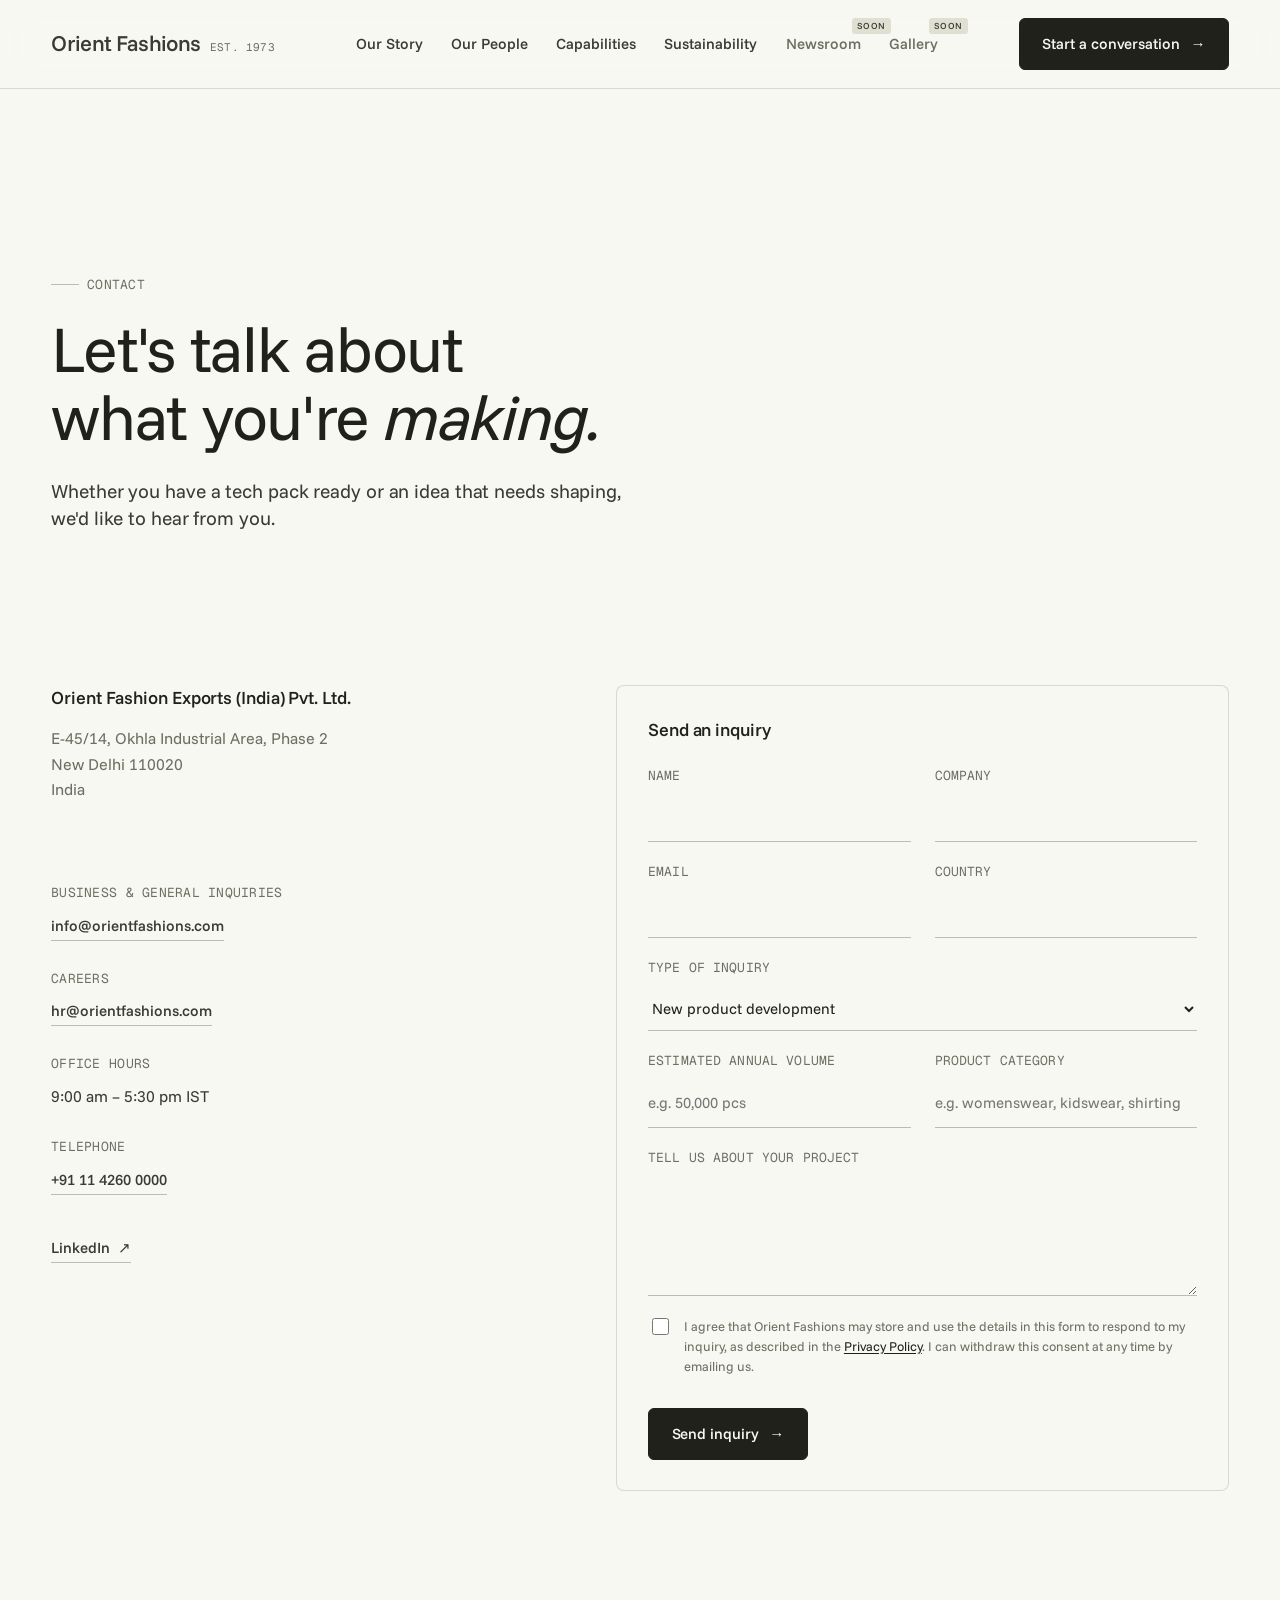
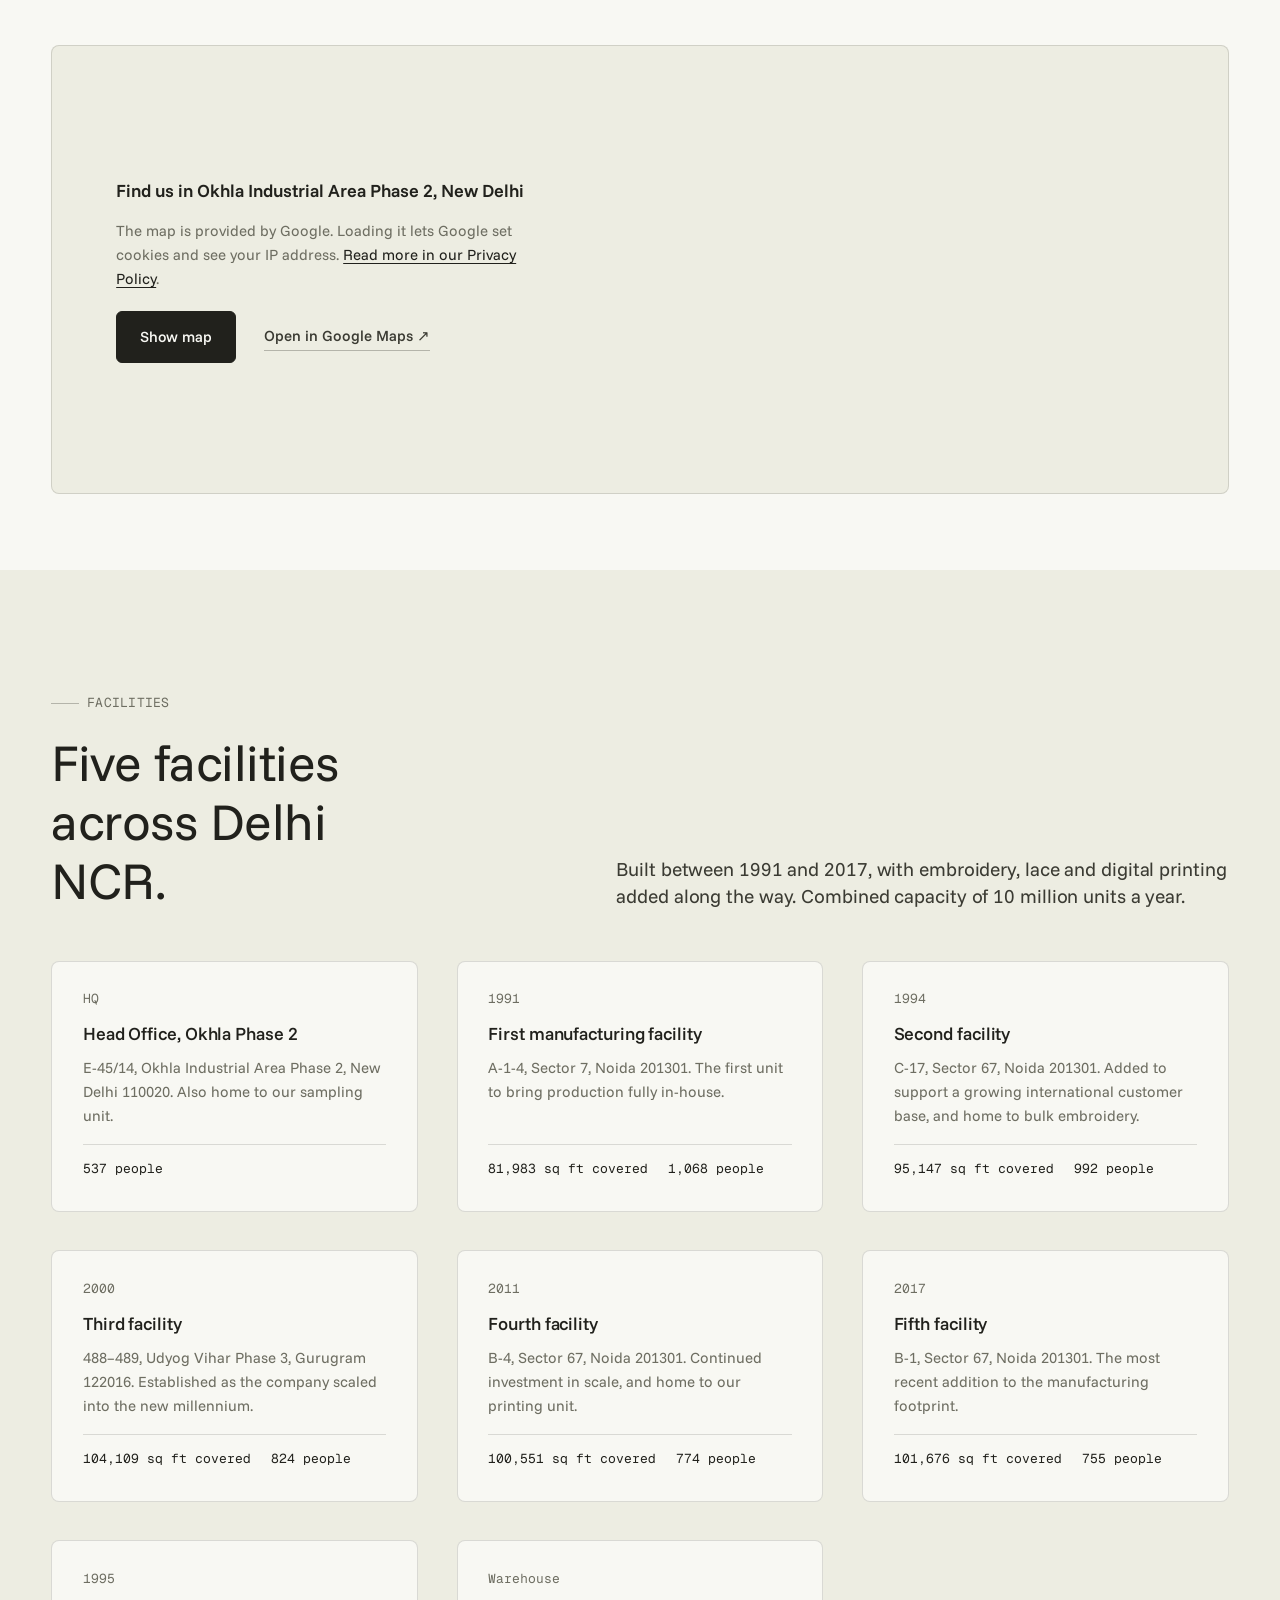
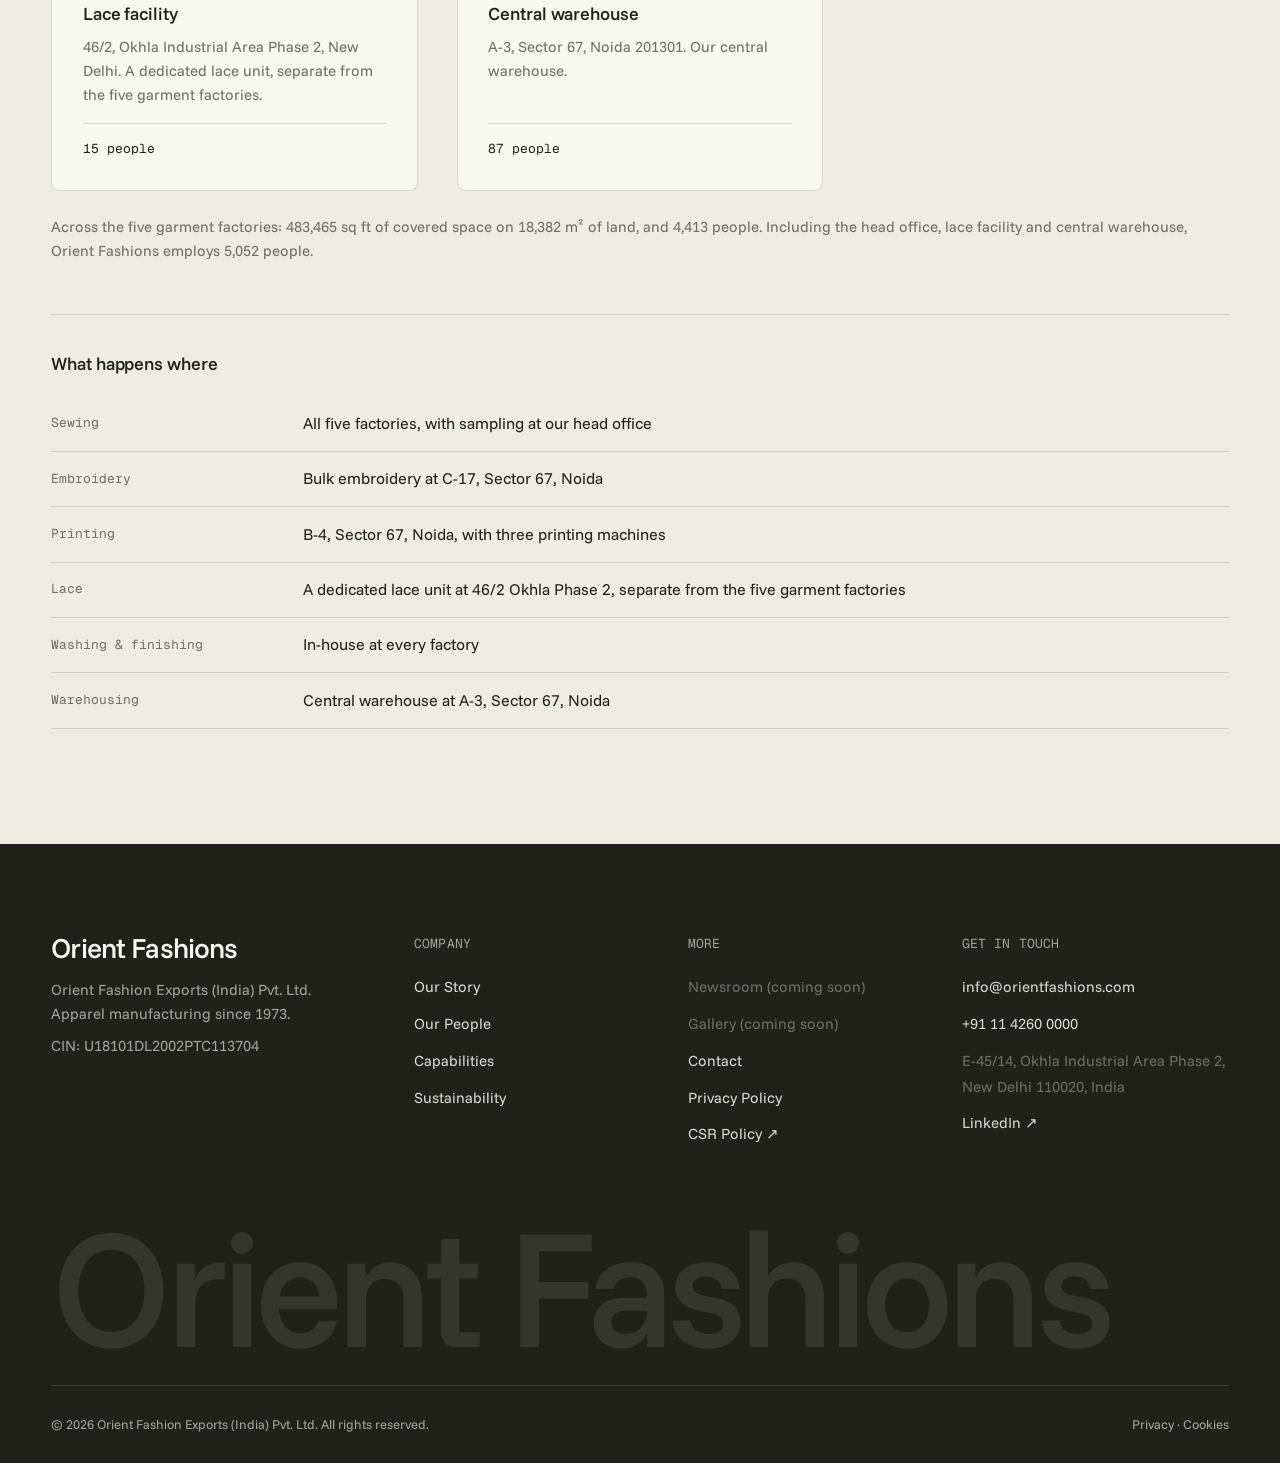
<file: contact.html>
<!DOCTYPE html>
<html lang="en">
<head>
<meta charset="utf-8">
<meta name="viewport" content="width=device-width, initial-scale=1">
<title>Contact Orient Fashions | Okhla Phase 2, New Delhi</title>
<meta name="description" content="Get in touch with Orient Fashion Exports (India) Pvt. Ltd., E-45/14, Okhla Industrial Area Phase 2, New Delhi 110020. Business inquiries, careers and sourcing partnerships.">
<link rel="canonical" href="https://orientfashions.com/contact">
<script>/* Test copies (e.g. GitHub Pages) must not appear in search results */
if (!/(^|\.)orientfashions\.com$/.test(location.hostname) && location.protocol !== 'file:') { var r = document.createElement('meta'); r.name = 'robots'; r.content = 'noindex, nofollow'; document.head.appendChild(r); }</script>
<meta property="og:type" content="website">
<meta property="og:site_name" content="Orient Fashions">
<meta property="og:title" content="Contact Orient Fashions | Okhla Phase 2, New Delhi">
<meta property="og:description" content="Talk to Orient Fashions about your next collection. Head office in Okhla Phase 2, New Delhi, with five factories across Delhi NCR.">
<meta property="og:url" content="https://orientfashions.com/contact">
<meta property="og:image" content="https://orientfashions.com/assets/img/social-preview.jpg">
<meta property="og:image:width" content="1200">
<meta property="og:image:height" content="630">
<meta property="og:image:alt" content="Orient Fashions: leading apparel manufacturer and exporter, since 1973, New Delhi">
<meta name="twitter:card" content="summary_large_image">
<meta name="twitter:title" content="Contact Orient Fashions | Okhla Phase 2, New Delhi">
<meta name="twitter:description" content="Talk to Orient Fashions about your next collection. Head office in Okhla Phase 2, New Delhi, with five factories across Delhi NCR.">
<meta name="twitter:image" content="https://orientfashions.com/assets/img/social-preview.jpg">
<link rel="preload" href="assets/fonts/funnel-sans-latin-wght-normal.woff2" as="font" type="font/woff2" crossorigin>
<link rel="preload" href="assets/fonts/geist-mono-latin-400-normal.woff2" as="font" type="font/woff2" crossorigin>
<link rel="stylesheet" href="assets/css/style.min.css?v=20261103b">
<link rel="icon" href="favicon.ico" sizes="any">
<link rel="icon" type="image/png" sizes="48x48" href="favicon-48x48.png">
<link rel="icon" type="image/png" sizes="32x32" href="favicon-32x32.png">
<link rel="icon" type="image/png" sizes="16x16" href="favicon-16x16.png">
<link rel="apple-touch-icon" sizes="180x180" href="apple-touch-icon.png">
<link rel="manifest" href="site.webmanifest">
<meta name="theme-color" content="#09342B">
</head>
<body>

<header class="hdr hdr--solid">
  <div class="wrap hdr__in">
    <a class="brand" href="./" aria-label="Orient Fashions home">
      <span class="brand__mark">Orient Fashions</span>
      <span class="brand__sub">Est. 1973</span>
    </a>
    <nav class="nav" aria-label="Primary">
      <a href="our-story">Our Story</a>
      <a href="our-people">Our People</a>
      <a href="capabilities">Capabilities</a>
      <a href="sustainability">Sustainability</a>
      <a class="is-soon" role="link" aria-disabled="true">Newsroom</a>
      <a class="is-soon" role="link" aria-disabled="true">Gallery</a>
      <a class="btn nav__cta" href="contact">Start a conversation <span class="arw">&#8594;</span></a>
    </nav>
    <div class="hdr__cta">
      <a class="btn" href="#inquiry">Start a conversation <span class="arw">&#8594;</span></a>
      <button class="burger" aria-label="Menu" aria-expanded="false"><span></span></button>
    </div>
  </div>
</header>

<main>

<section class="page-hero">
  <div class="wrap">
    <span class="eyebrow" data-rv>Contact</span>
    <h1 class="display t-h1" data-rv="60" style="margin-top:1.25rem">
      Let's talk about what you're <em>making.</em>
    </h1>
    <p class="lead" data-rv="120" style="margin-top:1.75rem;max-width:52ch">
      Whether you have a tech pack ready or an idea that needs shaping, we'd like to hear from you.
    </p>
  </div>
</section>

<!-- ================= CONTACT + FORM ================= -->
<section class="section--tight" id="inquiry">
  <div class="wrap split">

    <!-- Details -->
    <div>
      <h2 class="t-h4" data-rv>Orient Fashion Exports (India) Pvt. Ltd.</h2>
      <address style="font-style:normal;margin-top:1rem" class="mute" data-rv="60">
        E-45/14, Okhla Industrial Area, Phase 2<br>
        New Delhi 110020<br>
        India
      </address>
      <p class="mute small" style="margin-top:.75rem" data-rv="60">CIN: U18101DL2002PTC113704</p>

      <dl style="margin-top:2.5rem" data-rv="120">
        <dt class="eyebrow eyebrow--plain">Business &amp; general inquiries</dt>
        <dd style="margin:.5rem 0 0"><a class="link-u" href="mailto:info@orientfashions.com">info@orientfashions.com</a></dd>

        <dt class="eyebrow eyebrow--plain" style="margin-top:1.75rem">Careers</dt>
        <dd style="margin:.5rem 0 0"><a class="link-u" href="mailto:hr@orientfashions.com?subject=Job%20application">hr@orientfashions.com</a></dd>

        <dt class="eyebrow eyebrow--plain" style="margin-top:1.75rem">Office hours</dt>
        <dd style="margin:.5rem 0 0">9:00 am – 5:30 pm IST</dd>

        <dt class="eyebrow eyebrow--plain" style="margin-top:1.75rem">Telephone</dt>
        <dd style="margin:.5rem 0 0"><a class="link-u" href="tel:+911142600000">+91 11 4260 0000</a></dd>
      </dl>

      <div style="margin-top:2.5rem" data-rv="180">
        <a class="link-u" href="https://www.linkedin.com/company/orient-fashions/" target="_blank" rel="noopener">LinkedIn <span>&#8599;</span></a>
      </div>
    </div>

    <!-- Form -->
    <div>
      <div class="card" data-rv="60">
        <h2 class="t-h4" style="margin-bottom:1.5rem">Send an inquiry</h2>
        <form data-form novalidate>
          <!-- Spam trap: real visitors never see or fill this field -->
          <input type="text" name="_honey" tabindex="-1" autocomplete="off" aria-hidden="true" style="position:absolute;left:-9999px;width:1px;height:1px;opacity:0">
          <div class="grid g-2" style="gap:0 1.5rem">
            <div class="field">
              <label for="f-name">Name</label>
              <input id="f-name" name="name" type="text" autocomplete="name" required>
            </div>
            <div class="field" data-for-business>
              <label for="f-company">Company</label>
              <input id="f-company" name="company" type="text" autocomplete="organization" required>
            </div>
            <div class="field">
              <label for="f-email">Email</label>
              <input id="f-email" name="email" type="email" autocomplete="email" required>
            </div>
            <div class="field">
              <label for="f-country">Country</label>
              <input id="f-country" name="country" type="text" autocomplete="country-name">
            </div>
          </div>

          <div class="field">
            <label for="f-type">Type of inquiry</label>
            <select id="f-type" name="type">
              <option>New product development</option>
              <option>Bulk production</option>
              <option>Embroidery / embellishment only</option>
              <option>Print only</option>
              <option>Fabric development</option>
              <option>Compliance &amp; certification documents</option>
              <option>Factory visit</option>
              <option>Careers</option>
              <option>Other</option>
            </select>
          </div>

          <p class="form-hint" data-for-careers hidden>
            Applying for a role? Tell us a little about yourself below, then email your CV to
            <a href="mailto:hr@orientfashions.com?subject=Job%20application">hr@orientfashions.com</a>.
          </p>

          <div class="grid g-2" style="gap:0 1.5rem" data-for-business>
            <div class="field">
              <label for="f-qty">Estimated annual volume</label>
              <input id="f-qty" name="volume" type="text" placeholder="e.g. 50,000 pcs">
            </div>
            <div class="field">
              <label for="f-cat">Product category</label>
              <input id="f-cat" name="category" type="text" placeholder="e.g. womenswear, kidswear, shirting">
            </div>
          </div>

          <div class="field">
            <label for="f-msg" data-msg-label>Tell us about your project</label>
            <textarea id="f-msg" name="message" rows="4" required></textarea>
          </div>

          <div class="consent" data-consent>
            <input id="f-consent" name="privacy_consent" type="checkbox" value="yes" required aria-describedby="f-consent-txt">
            <label for="f-consent" id="f-consent-txt">
              I agree that Orient Fashions may store and use the details in this form to respond to my
              inquiry, as described in the <a href="privacy">Privacy Policy</a>. I can withdraw
              this consent at any time by emailing us.
            </label>
          </div>

          <button class="btn" type="submit" style="margin-top:.75rem" data-form-btn>Send inquiry <span class="arw">&#8594;</span></button>
          <p class="form-note" data-form-msg hidden role="status"></p>
        </form>
      </div>
    </div>

  </div>
</section>

<!-- ================= MAP ================= -->
<section class="section--tight">
  <div class="wrap">
    <div class="map" data-map data-rv>
      <div class="map__gate" data-map-gate>
        <p class="map__t">Find us in Okhla Industrial Area Phase 2, New Delhi</p>
        <p class="map__d">The map is provided by Google. Loading it lets Google set cookies and see your IP address.
          <a href="privacy#google-maps">Read more in our Privacy Policy</a>.</p>
        <div class="map__acts">
          <button class="btn" type="button" data-map-load>Show map</button>
          <a class="link-u" href="https://maps.app.goo.gl/3KzBcF3e9iULKxav9" target="_blank" rel="noopener">Open in Google Maps &#8599;</a>
        </div>
      </div>
    </div>
    <p class="map__note" data-map-note hidden>Showing Google Maps. <button type="button" class="map__off" data-map-off>Stop loading Google Maps</button></p>
  </div>
</section>

<!-- ================= FACILITIES ================= -->
<section class="section on-paper2">
  <div class="wrap">
    <div class="split" style="align-items:end;margin-bottom:clamp(2rem,4vw,3.5rem)">
      <div>
        <span class="eyebrow" data-rv>Facilities</span>
        <h2 class="display t-h2" data-rv="60" style="margin-top:1.25rem;max-width:14ch">Five facilities across Delhi NCR.</h2>
      </div>
      <p class="lead" data-rv="120">
        Built between 1991 and 2017, with embroidery, lace and digital printing added along
        the way. Combined capacity of 10 million units a year.
      </p>
    </div>

    <div class="grid g-3">
      <article class="card" data-rv>
        <div class="card__n">HQ</div>
        <h3 class="t-h4 card__t">Head Office, Okhla Phase 2</h3>
        <p class="card__b">E-45/14, Okhla Industrial Area Phase 2, New Delhi 110020. Also home to our sampling unit.</p>
        <p class="fac__facts"><span>537 people</span></p>
      </article>
      <article class="card" data-rv="60">
        <div class="card__n">1991</div>
        <h3 class="t-h4 card__t">First manufacturing facility</h3>
        <p class="card__b">A-1-4, Sector 7, Noida 201301. The first unit to bring production fully in-house.</p>
        <p class="fac__facts"><span>81,983 sq ft covered</span><span>1,068 people</span></p>
      </article>
      <article class="card" data-rv="120">
        <div class="card__n">1994</div>
        <h3 class="t-h4 card__t">Second facility</h3>
        <p class="card__b">C-17, Sector 67, Noida 201301. Added to support a growing international customer base, and home to bulk embroidery.</p>
        <p class="fac__facts"><span>95,147 sq ft covered</span><span>992 people</span></p>
      </article>
      <article class="card" data-rv>
        <div class="card__n">2000</div>
        <h3 class="t-h4 card__t">Third facility</h3>
        <p class="card__b">488–489, Udyog Vihar Phase 3, Gurugram 122016. Established as the company scaled into the new millennium.</p>
        <p class="fac__facts"><span>104,109 sq ft covered</span><span>824 people</span></p>
      </article>
      <article class="card" data-rv="60">
        <div class="card__n">2011</div>
        <h3 class="t-h4 card__t">Fourth facility</h3>
        <p class="card__b">B-4, Sector 67, Noida 201301. Continued investment in scale, and home to our printing unit.</p>
        <p class="fac__facts"><span>100,551 sq ft covered</span><span>774 people</span></p>
      </article>
      <article class="card" data-rv="120">
        <div class="card__n">2017</div>
        <h3 class="t-h4 card__t">Fifth facility</h3>
        <p class="card__b">B-1, Sector 67, Noida 201301. The most recent addition to the manufacturing footprint.</p>
        <p class="fac__facts"><span>101,676 sq ft covered</span><span>755 people</span></p>
      </article>
      <article class="card" data-rv>
        <div class="card__n">1995</div>
        <h3 class="t-h4 card__t">Lace facility</h3>
        <p class="card__b">46/2, Okhla Industrial Area Phase 2, New Delhi. A dedicated lace unit, separate from the five garment factories.</p>
        <p class="fac__facts"><span>15 people</span></p>
      </article>
      <article class="card" data-rv="60">
        <div class="card__n">Warehouse</div>
        <h3 class="t-h4 card__t">Central warehouse</h3>
        <p class="card__b">A-3, Sector 67, Noida 201301. Our central warehouse.</p>
        <p class="fac__facts"><span>87 people</span></p>
      </article>
    </div>

    <p class="fac__total" data-rv>Across the five garment factories: 483,465 sq ft of covered space on 18,382 m² of land, and 4,413 people. Including the head office, lace facility and central warehouse, Orient Fashions employs 5,052 people.</p>

    <div class="whatwhere" data-rv>
      <h3 class="t-h4" style="margin:0">What happens where</h3>
      <dl class="whatwhere__list">
        <div><dt>Sewing</dt><dd>All five factories, with sampling at our head office</dd></div>
        <div><dt>Embroidery</dt><dd>Bulk embroidery at C-17, Sector 67, Noida</dd></div>
        <div><dt>Printing</dt><dd>B-4, Sector 67, Noida, with three printing machines</dd></div>
        <div><dt>Lace</dt><dd>A dedicated lace unit at 46/2 Okhla Phase 2, separate from the five garment factories</dd></div>
        <div><dt>Washing &amp; finishing</dt><dd>In-house at every factory</dd></div>
        <div><dt>Warehousing</dt><dd>Central warehouse at A-3, Sector 67, Noida</dd></div>
      </dl>
    </div>
  </div>
</section>

</main>

<footer class="ftr">
  <div class="wrap">
    <div class="ftr__top">
      <div>
        <div class="brand__mark" style="font-size:1.75rem">Orient Fashions</div>
        <p class="small" style="margin-top:1rem;max-width:34ch;color:var(--on-dark-mute)">
          Orient Fashion Exports (India) Pvt. Ltd. Apparel manufacturing since 1973.
        </p>
        <p class="small" style="margin-top:.5rem;color:var(--on-dark-mute)">CIN: U18101DL2002PTC113704</p>
      </div>
      <div>
        <h5>Company</h5>
        <ul>
          <li><a href="our-story">Our Story</a></li>
          <li><a href="our-people">Our People</a></li>
          <li><a href="capabilities">Capabilities</a></li>
          <li><a href="sustainability">Sustainability</a></li>
        </ul>
      </div>
      <div>
        <h5>More</h5>
        <ul>
          <li><span class="small">Newsroom (coming soon)</span></li>
          <li><span class="small">Gallery (coming soon)</span></li>
          <li><a href="contact">Contact</a></li>
          <li><a href="privacy">Privacy Policy</a></li>
          <li><a href="assets/docs/csr-policy.pdf" target="_blank" rel="noopener">CSR Policy &#8599;</a></li>
        </ul>
      </div>
      <div>
        <h5>Get in touch</h5>
        <ul>
          <li><a href="mailto:info@orientfashions.com">info@orientfashions.com</a></li>
          <li><a href="tel:+911142600000">+91 11 4260 0000</a></li>
          <li><span class="small">E-45/14, Okhla Industrial Area Phase 2,<br>New Delhi 110020, India</span></li>
          <li><a href="https://www.linkedin.com/company/orient-fashions/" target="_blank" rel="noopener">LinkedIn &#8599;</a></li>
        </ul>
      </div>
    </div>
    <div class="ftr__word" aria-hidden="true">Orient Fashions</div>
    <div class="ftr__bar">
      <span>&copy; <span data-year>2026</span> Orient Fashion Exports (India) Pvt. Ltd. All rights reserved.</span>
      <span class="ftr__legal"><a href="privacy">Privacy</a> · <a href="privacy#cookies">Cookies</a></span>
    </div>
  </div>
</footer>

<script src="assets/js/main.min.js?v=20261103b" defer></script>
</body>
</html>
</file>
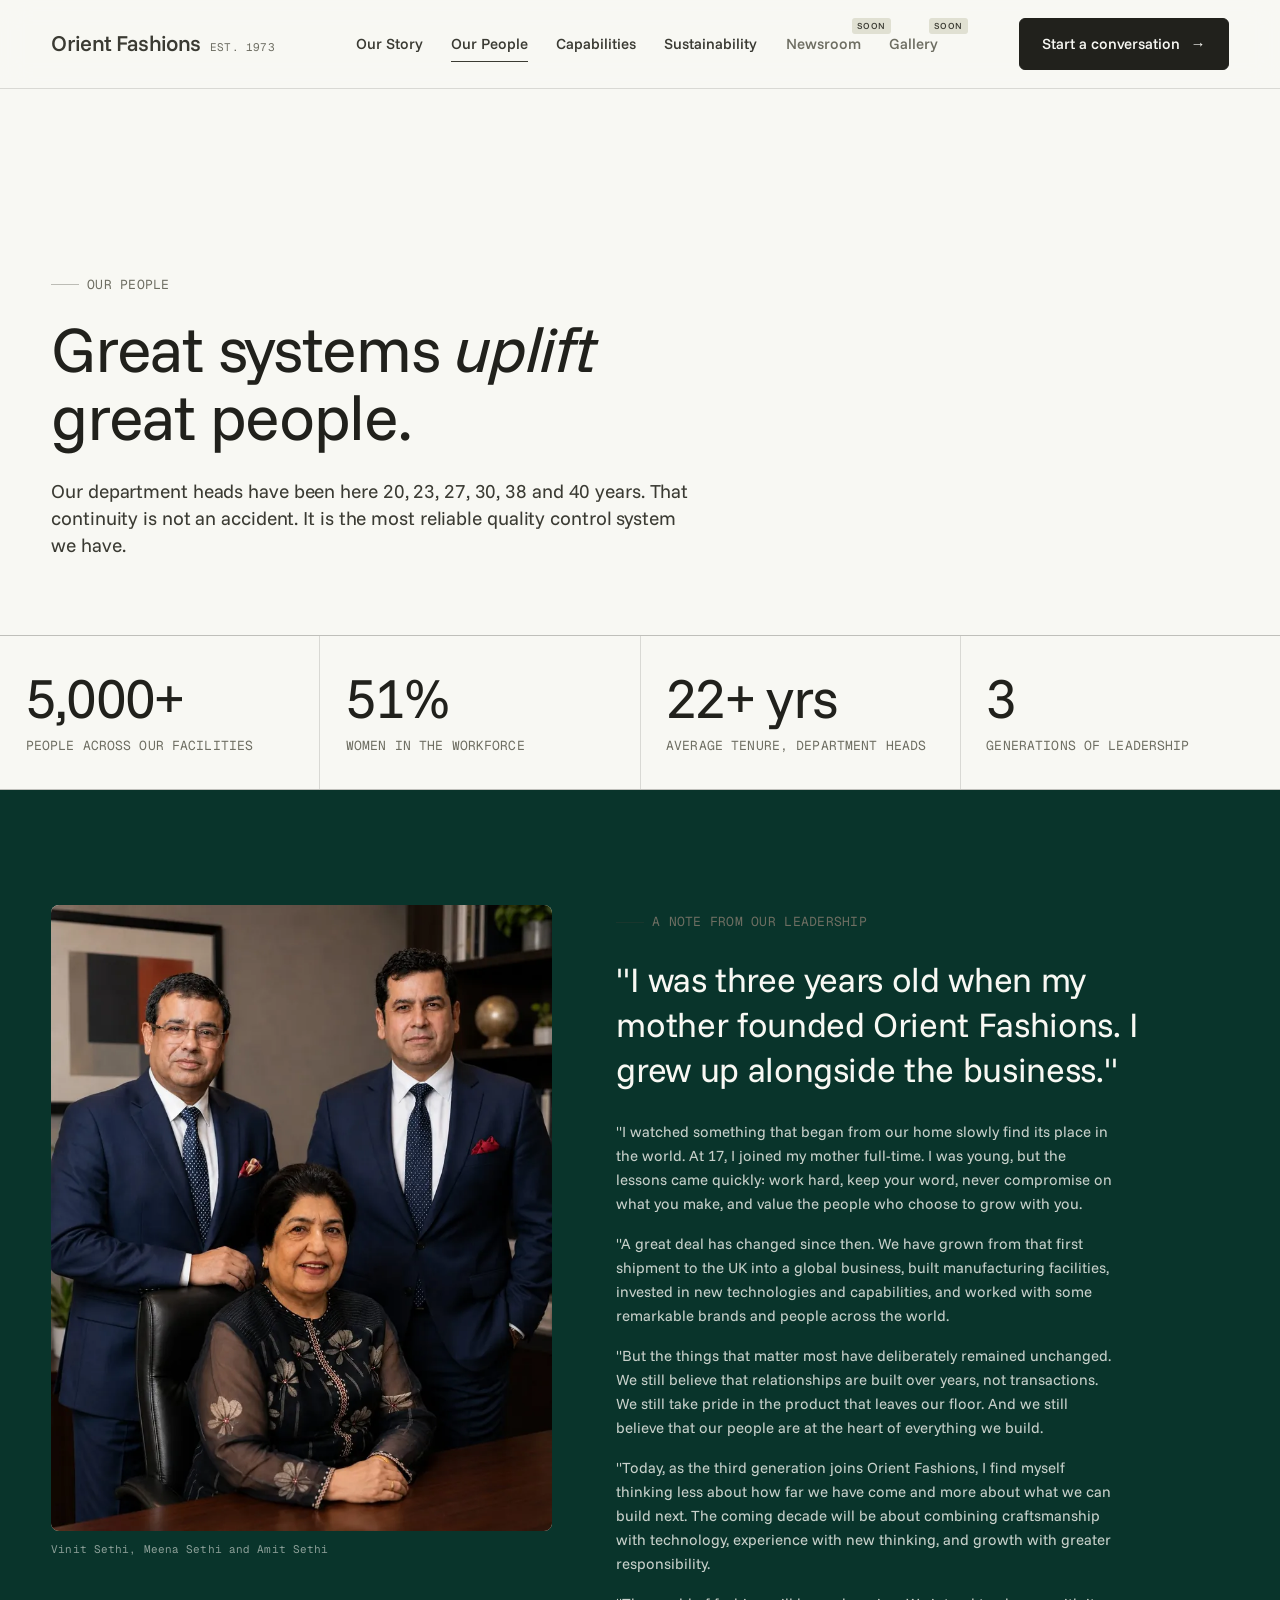
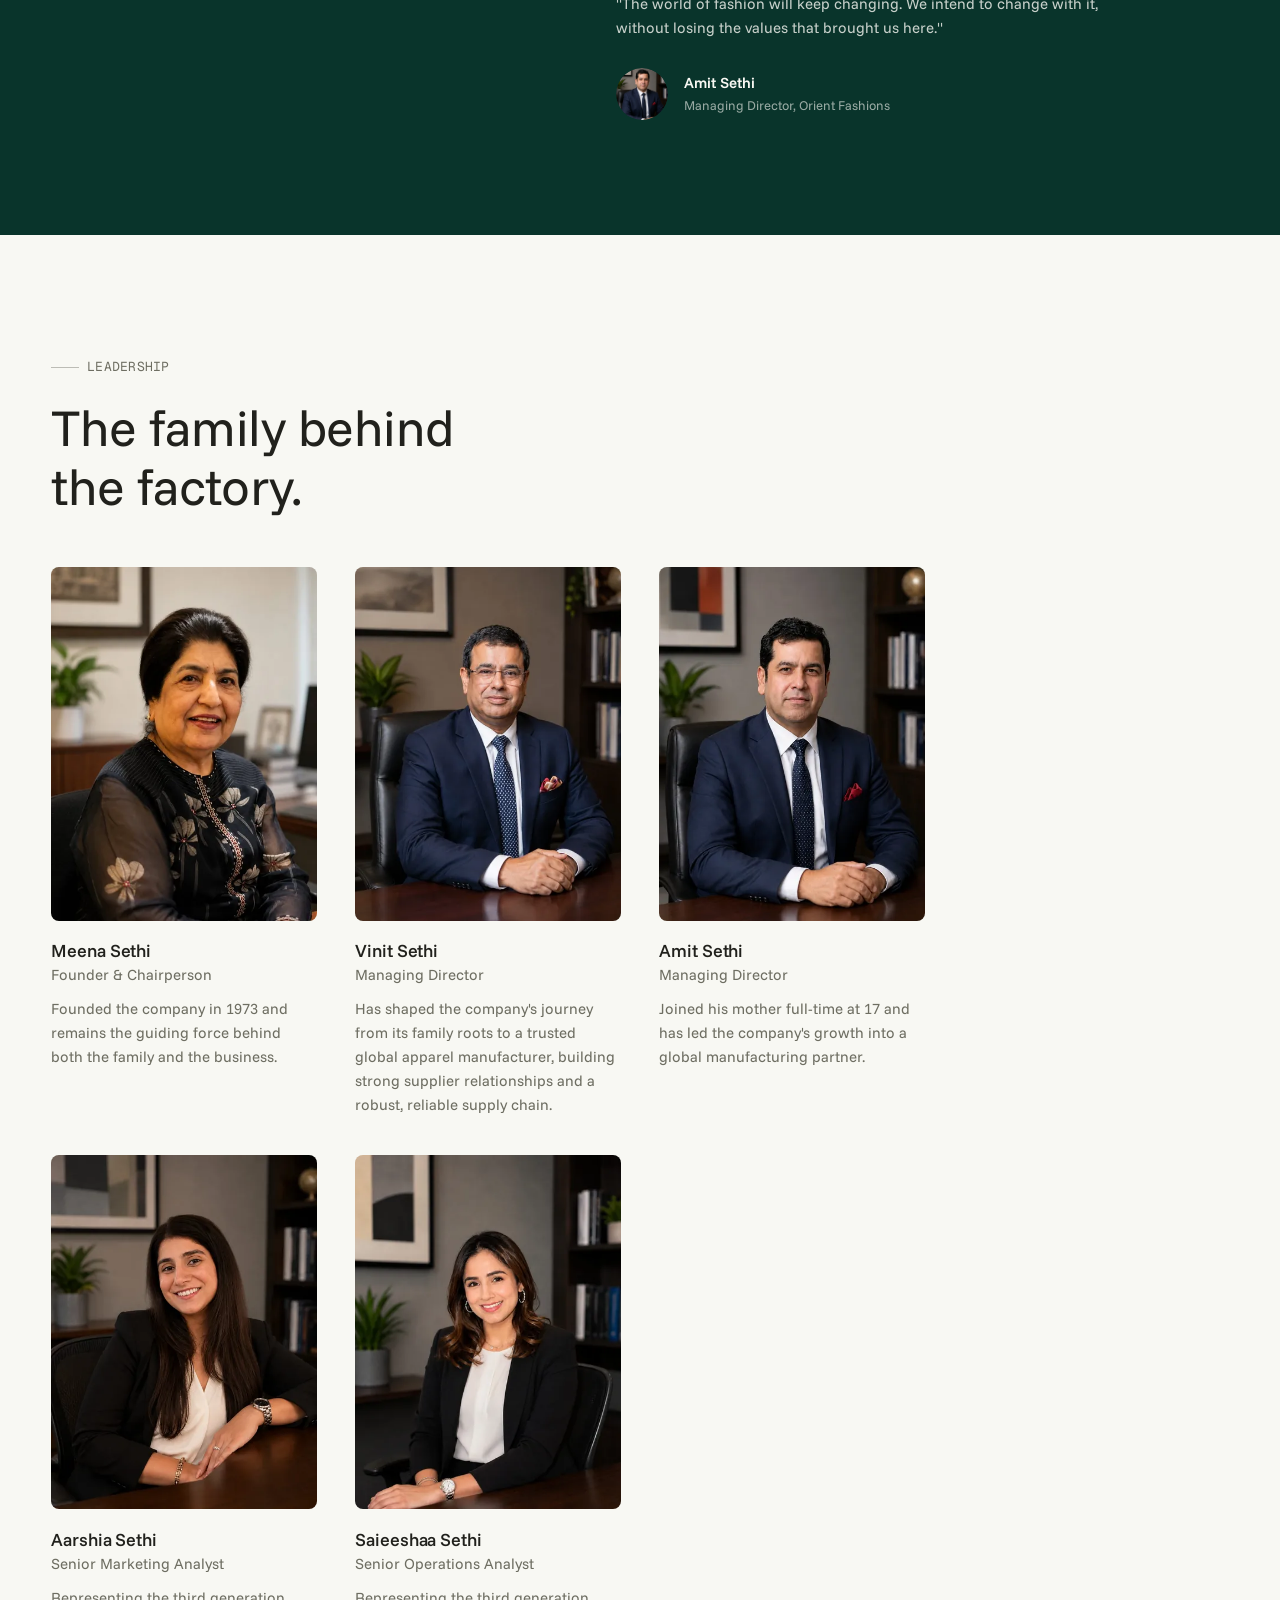
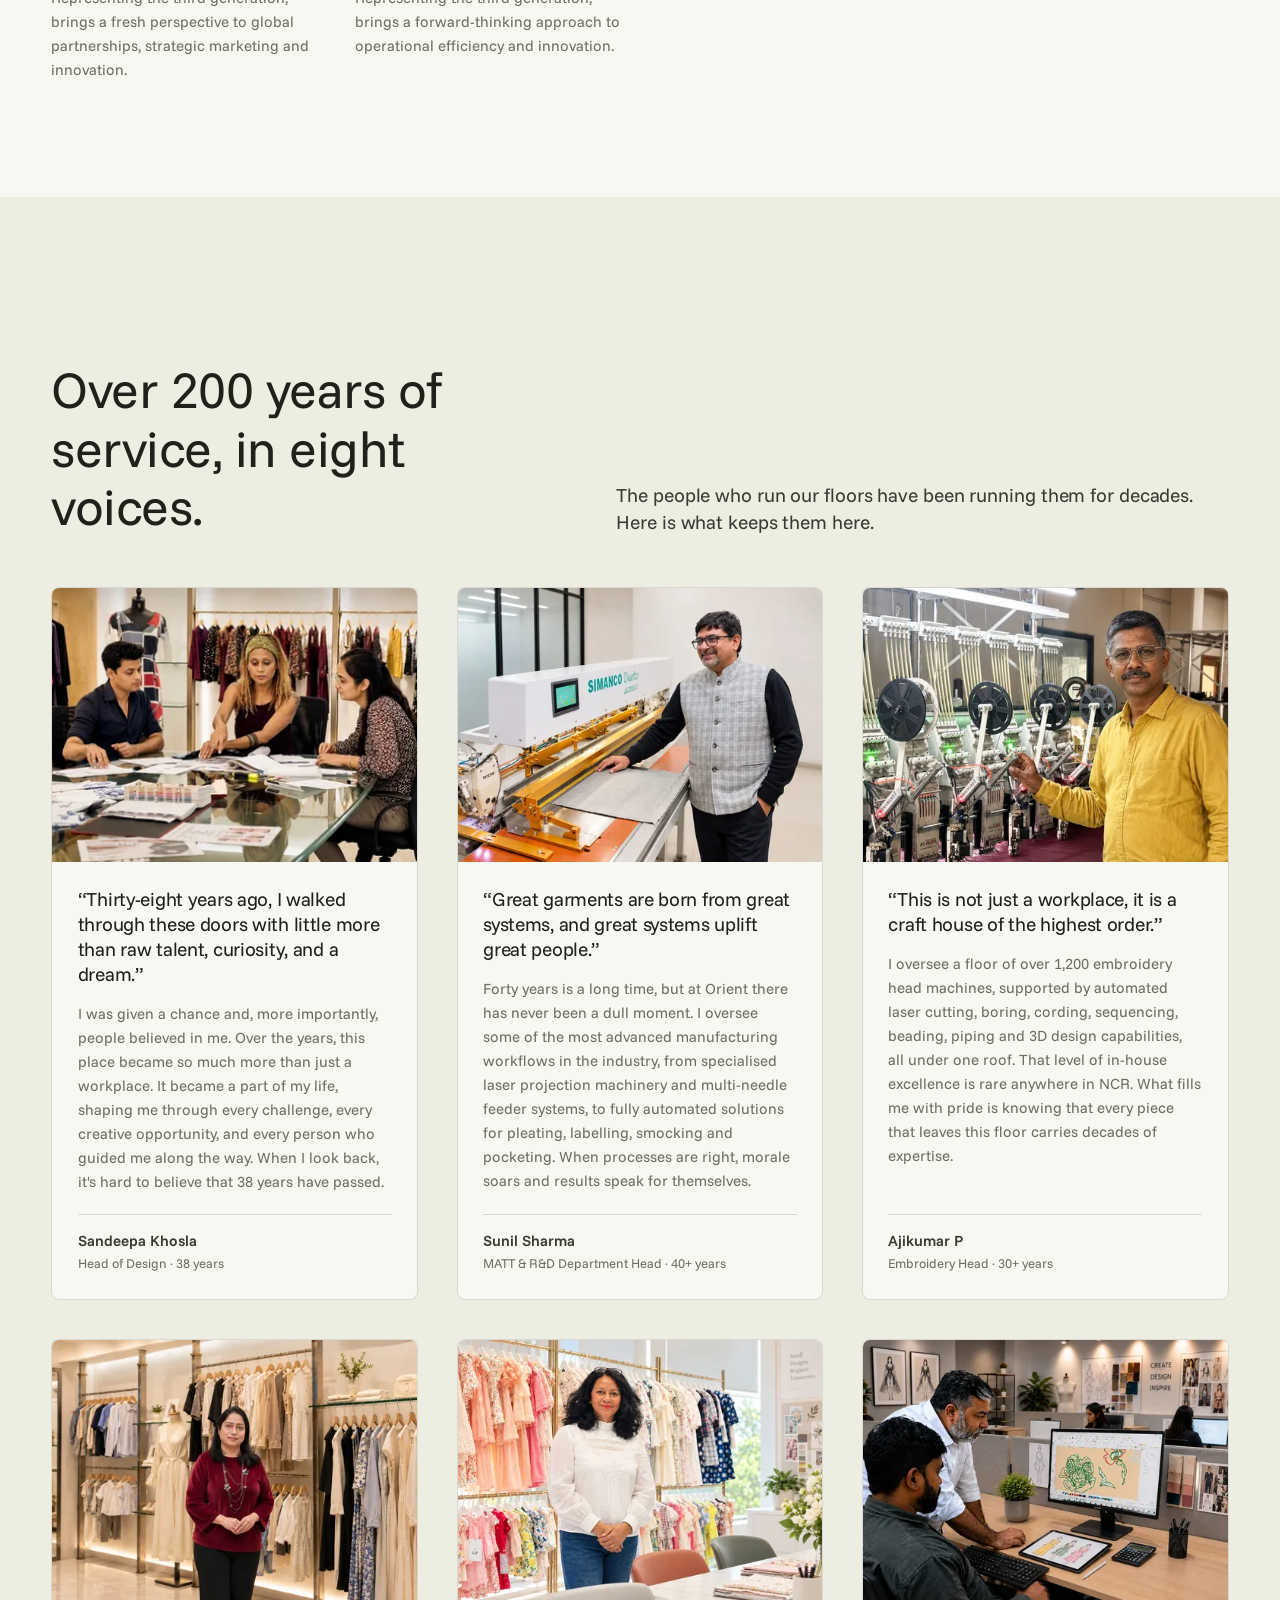
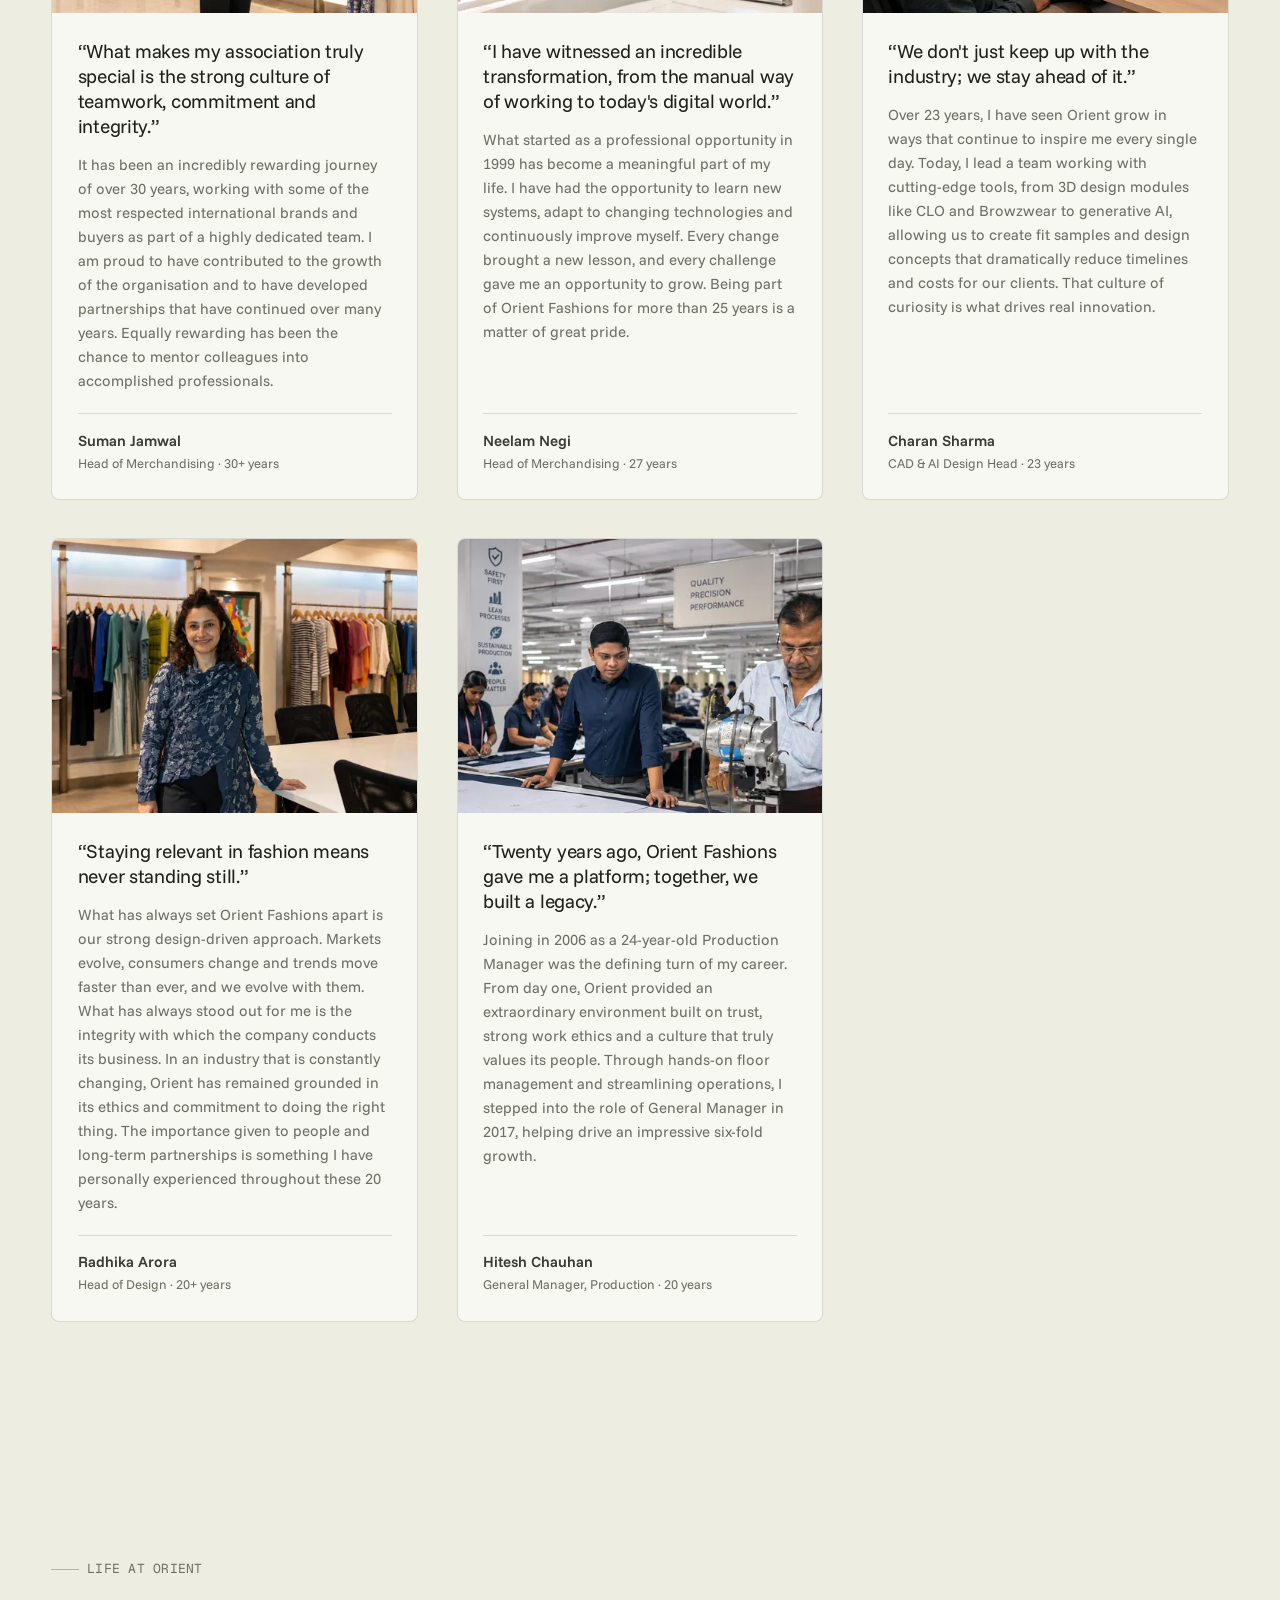
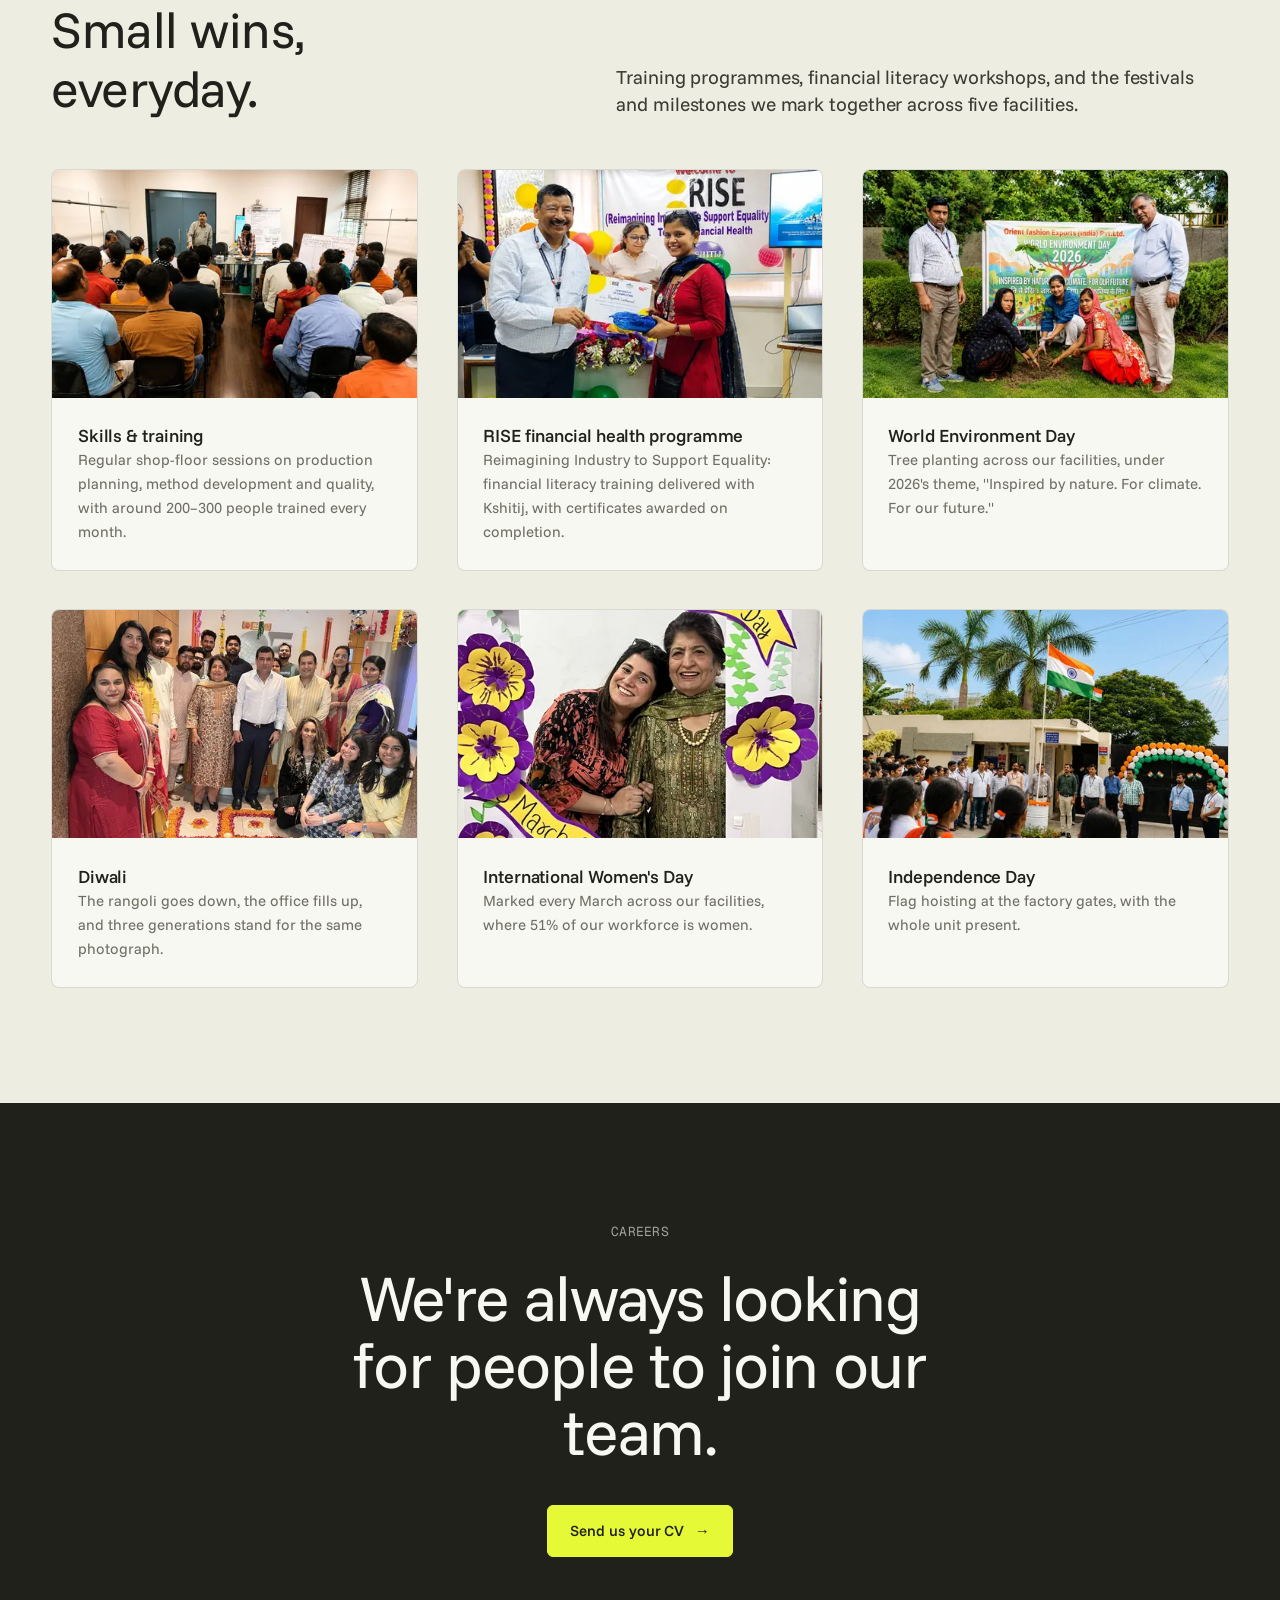
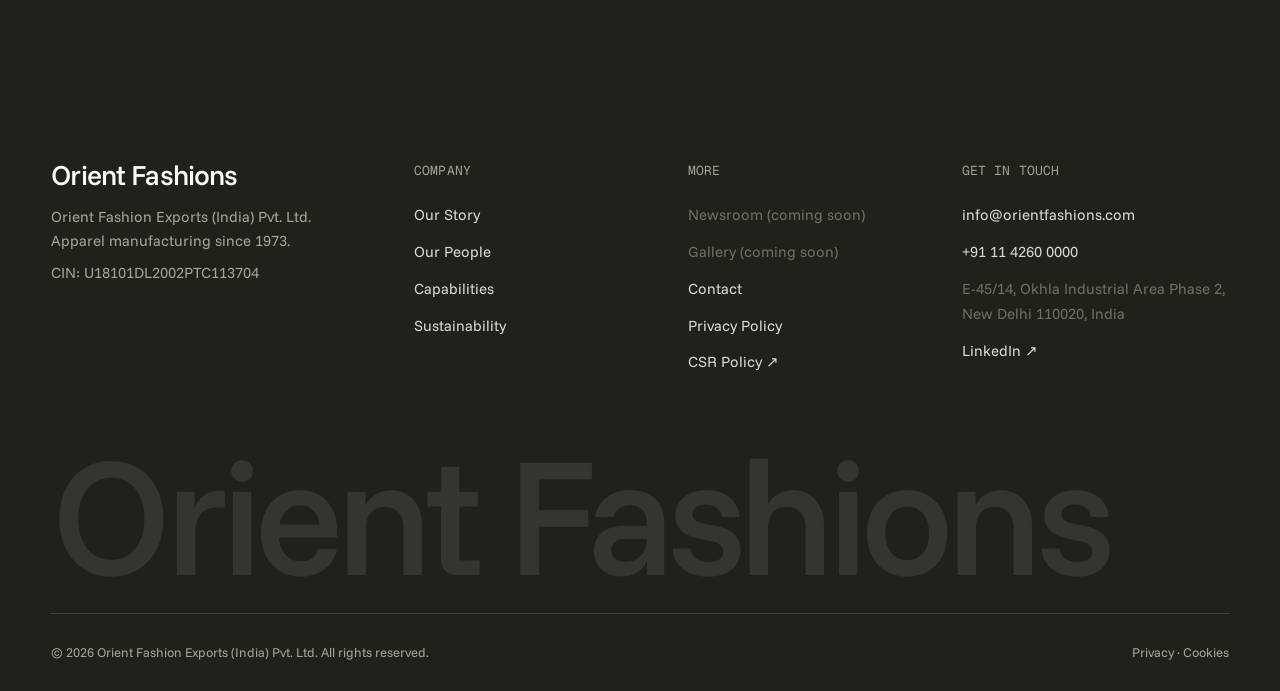
<file: our-people.html>
<!DOCTYPE html>
<html lang="en">
<head>
<meta charset="utf-8">
<meta name="viewport" content="width=device-width, initial-scale=1">
<title>Our People: Leadership &amp; Team | Orient Fashions</title>
<meta name="description" content="5,000+ people, 51% women, and department heads with 20 to 40 years of service. A note from Managing Director Amit Sethi, and eight voices from across our floors.">
<link rel="canonical" href="https://orientfashions.com/our-people">
<script>/* Test copies (e.g. GitHub Pages) must not appear in search results */
if (!/(^|\.)orientfashions\.com$/.test(location.hostname) && location.protocol !== 'file:') { var r = document.createElement('meta'); r.name = 'robots'; r.content = 'noindex, nofollow'; document.head.appendChild(r); }</script>
<meta property="og:type" content="website">
<meta property="og:site_name" content="Orient Fashions">
<meta property="og:title" content="Our People: Leadership &amp; Team | Orient Fashions">
<meta property="og:description" content="Meet the 5,000+ people behind Orient Fashions: a workforce that is 51% women, led by department heads with 20 to 40 years of service.">
<meta property="og:url" content="https://orientfashions.com/our-people">
<meta property="og:image" content="https://orientfashions.com/assets/img/social-preview.jpg">
<meta property="og:image:width" content="1200">
<meta property="og:image:height" content="630">
<meta property="og:image:alt" content="Orient Fashions: leading apparel manufacturer and exporter, since 1973, New Delhi">
<meta name="twitter:card" content="summary_large_image">
<meta name="twitter:title" content="Our People: Leadership &amp; Team | Orient Fashions">
<meta name="twitter:description" content="Meet the 5,000+ people behind Orient Fashions: a workforce that is 51% women, led by department heads with 20 to 40 years of service.">
<meta name="twitter:image" content="https://orientfashions.com/assets/img/social-preview.jpg">
<link rel="preload" href="assets/fonts/funnel-sans-latin-wght-normal.woff2" as="font" type="font/woff2" crossorigin>
<link rel="preload" href="assets/fonts/geist-mono-latin-400-normal.woff2" as="font" type="font/woff2" crossorigin>
<link rel="stylesheet" href="assets/css/style.min.css?v=20261103b">
<link rel="icon" href="favicon.ico" sizes="any">
<link rel="icon" type="image/png" sizes="48x48" href="favicon-48x48.png">
<link rel="icon" type="image/png" sizes="32x32" href="favicon-32x32.png">
<link rel="icon" type="image/png" sizes="16x16" href="favicon-16x16.png">
<link rel="apple-touch-icon" sizes="180x180" href="apple-touch-icon.png">
<link rel="manifest" href="site.webmanifest">
<meta name="theme-color" content="#09342B">
</head>
<body>

<header class="hdr hdr--solid">
  <div class="wrap hdr__in">
    <a class="brand" href="./" aria-label="Orient Fashions home">
      <span class="brand__mark">Orient Fashions</span>
      <span class="brand__sub">Est. 1973</span>
    </a>
    <nav class="nav" aria-label="Primary">
      <a href="our-story">Our Story</a>
      <a href="our-people" aria-current="page">Our People</a>
      <a href="capabilities">Capabilities</a>
      <a href="sustainability">Sustainability</a>
      <a class="is-soon" role="link" aria-disabled="true">Newsroom</a>
      <a class="is-soon" role="link" aria-disabled="true">Gallery</a>
      <a class="btn nav__cta" href="contact">Start a conversation <span class="arw">&#8594;</span></a>
    </nav>
    <div class="hdr__cta">
      <a class="btn" href="contact">Start a conversation <span class="arw">&#8594;</span></a>
      <button class="burger" aria-label="Menu" aria-expanded="false"><span></span></button>
    </div>
  </div>
</header>

<main>

<section class="page-hero">
  <div class="wrap">
    <span class="eyebrow" data-rv>Our people</span>
    <h1 class="display t-h1" data-rv="60" style="margin-top:1.25rem">
      Great systems <em>uplift</em> great people.
    </h1>
    <p class="lead" data-rv="120" style="margin-top:1.75rem;max-width:58ch">
      Our department heads have been here 20, 23, 27, 30, 38 and 40 years. That continuity is not an accident. It is the most reliable quality control system we have.
    </p>
  </div>
</section>

<!-- ================= TENURE STATS ================= -->
<section aria-label="Team at a glance">
  <div class="wrap" style="padding-inline:0">
    <div class="stats">
      <div class="stat"><div class="stat__n">5,000+</div><div class="stat__l">People across our facilities</div></div>
      <div class="stat"><div class="stat__n">51%</div><div class="stat__l">Women in the workforce</div></div>
      <div class="stat"><div class="stat__n">22+ yrs</div><div class="stat__l">Average tenure, department heads</div></div>
      <div class="stat"><div class="stat__n">3</div><div class="stat__l">Generations of leadership</div></div>
    </div>
  </div>
</section>

<!-- ================= LEADERSHIP NOTE ================= -->
<section class="section on-forest">
  <div class="wrap split" style="align-items:start">
    <div data-rv>
      <div class="frame frame--p45">
        <img width="1122" height="1402" class="img" src="assets/img/leadership-trio.webp" srcset="assets/img/leadership-trio-480.webp 480w, assets/img/leadership-trio-800.webp 800w, assets/img/leadership-trio.webp 1122w" sizes="(max-width: 1024px) 92vw, 40vw" alt="Vinit Sethi, Meena Sethi and Amit Sethi" loading="lazy">
      </div>
      <p class="cap-note" style="color:rgba(248,248,243,.55)">Vinit Sethi, Meena Sethi and Amit Sethi</p>
    </div>
    <div>
      <span class="eyebrow" data-rv>A note from our leadership</span>
      <blockquote data-rv="60" style="margin:1.5rem 0 0">
        <p class="display t-h3" style="line-height:1.3;max-width:30ch">
          "I was three years old when my mother founded Orient Fashions. I grew up alongside the
          business."
        </p>
        <div style="margin-top:1.75rem;max-width:var(--measure);color:rgba(248,248,243,.8);font-size:var(--fs-sm)">
          <p style="margin-bottom:1rem">
            "I watched something that began from our home slowly find its place in the world. At 17,
            I joined my mother full-time. I was young, but the lessons came quickly: work hard, keep
            your word, never compromise on what you make, and value the people who choose to grow
            with you.
          </p>
          <p style="margin-bottom:1rem">
            "A great deal has changed since then. We have grown from that first shipment to the UK
            into a global business, built manufacturing facilities, invested in new technologies and
            capabilities, and worked with some remarkable brands and people across the world.
          </p>
          <p style="margin-bottom:1rem">
            "But the things that matter most have deliberately remained unchanged. We still believe
            that relationships are built over years, not transactions. We still take pride in the
            product that leaves our floor. And we still believe that our people are at the heart of
            everything we build.
          </p>
          <p style="margin-bottom:1rem">
            "Today, as the third generation joins Orient Fashions, I find myself thinking less about
            how far we have come and more about what we can build next. The coming decade will be
            about combining craftsmanship with technology, experience with new thinking, and growth
            with greater responsibility.
          </p>
          <p>
            "The world of fashion will keep changing. We intend to change with it, without losing
            the values that brought us here."
          </p>
        </div>
      </blockquote>
      <div class="quote__by" data-rv="140">
        <div class="quote__av"><img width="1000" height="1416" class="img" src="assets/img/portrait-amit-sethi.webp" srcset="assets/img/portrait-amit-sethi-480.webp 480w, assets/img/portrait-amit-sethi-800.webp 800w, assets/img/portrait-amit-sethi.webp 1000w" sizes="(max-width: 1024px) 45vw, 21vw" alt="" loading="lazy"></div>
        <div>
          <div class="quote__nm">Amit Sethi</div>
          <div class="quote__rl" style="color:rgba(248,248,243,.6)">Managing Director, Orient Fashions</div>
        </div>
      </div>
    </div>
  </div>
</section>

<!-- ================= LEADERSHIP ================= -->
<section class="section">
  <div class="wrap">
    <span class="eyebrow" data-rv>Leadership</span>
    <h2 class="display t-h2" data-rv="60" style="margin-top:1.25rem;max-width:16ch">The family behind the factory.</h2>

    <div class="grid g-4" style="margin-top:clamp(2.5rem,4vw,3.5rem)">
      <article data-rv>
        <div class="frame frame--p34"><img width="1000" height="1250" class="img" src="assets/img/portrait-meena-sethi.webp" srcset="assets/img/portrait-meena-sethi-480.webp 480w, assets/img/portrait-meena-sethi-800.webp 800w, assets/img/portrait-meena-sethi.webp 1000w" sizes="(max-width: 1024px) 45vw, 21vw" alt="Meena Sethi" loading="lazy"></div>
        <h3 class="t-h4" style="margin-top:1.1rem">Meena Sethi</h3>
        <p class="small">Founder &amp; Chairperson</p>
        <p class="small" style="margin-top:.6rem">Founded the company in 1973 and remains the guiding force behind both the family and the business.</p>
      </article>
      <article data-rv="60">
        <div class="frame frame--p34"><img width="1000" height="1416" class="img" src="assets/img/portrait-vinit-sethi.webp" srcset="assets/img/portrait-vinit-sethi-480.webp 480w, assets/img/portrait-vinit-sethi-800.webp 800w, assets/img/portrait-vinit-sethi.webp 1000w" sizes="(max-width: 1024px) 45vw, 21vw" alt="Vinit Sethi" loading="lazy"></div>
        <h3 class="t-h4" style="margin-top:1.1rem">Vinit Sethi</h3>
        <p class="small">Managing Director</p>
        <p class="small" style="margin-top:.6rem">Has shaped the company's journey from its family roots to a trusted global apparel manufacturer, building strong supplier relationships and a robust, reliable supply chain.</p>
      </article>
      <article data-rv="120">
        <div class="frame frame--p34"><img width="1000" height="1416" class="img" src="assets/img/portrait-amit-sethi.webp" srcset="assets/img/portrait-amit-sethi-480.webp 480w, assets/img/portrait-amit-sethi-800.webp 800w, assets/img/portrait-amit-sethi.webp 1000w" sizes="(max-width: 1024px) 45vw, 21vw" alt="Amit Sethi" loading="lazy"></div>
        <h3 class="t-h4" style="margin-top:1.1rem">Amit Sethi</h3>
        <p class="small">Managing Director</p>
        <p class="small" style="margin-top:.6rem">Joined his mother full-time at 17 and has led the company's growth into a global manufacturing partner.</p>
      </article>
      <article class="row-start" data-rv="180">
        <div class="frame frame--p34"><img width="1000" height="1333" class="img" src="assets/img/portrait-aarshia-sethi.webp" srcset="assets/img/portrait-aarshia-sethi-480.webp 480w, assets/img/portrait-aarshia-sethi-800.webp 800w, assets/img/portrait-aarshia-sethi.webp 1000w" sizes="(max-width: 1024px) 45vw, 21vw" alt="Aarshia Sethi" loading="lazy"></div>
        <h3 class="t-h4" style="margin-top:1.1rem">Aarshia Sethi</h3>
        <p class="small">Senior Marketing Analyst</p>
        <p class="small" style="margin-top:.6rem">Representing the third generation, brings a fresh perspective to global partnerships, strategic marketing and innovation.</p>
      </article>
      <article data-rv="240">
        <div class="frame frame--p34"><img width="1000" height="1250" class="img" src="assets/img/portrait-saieeshaa-sethi.webp" srcset="assets/img/portrait-saieeshaa-sethi-480.webp 480w, assets/img/portrait-saieeshaa-sethi-800.webp 800w, assets/img/portrait-saieeshaa-sethi.webp 1000w" sizes="(max-width: 1024px) 45vw, 21vw" alt="Saieeshaa Sethi" loading="lazy"></div>
        <h3 class="t-h4" style="margin-top:1.1rem">Saieeshaa Sethi</h3>
        <p class="small">Senior Operations Analyst</p>
        <p class="small" style="margin-top:.6rem">Representing the third generation, brings a forward-thinking approach to operational efficiency and innovation.</p>
      </article>
    </div>
  </div>
</section>

<!-- ================= TESTIMONIALS ================= -->
<section class="section on-paper2">
  <div class="wrap">
    <div class="split" style="align-items:end;margin-bottom:clamp(2rem,4vw,3.5rem)">
      <div>
        <span class="eyebrow" data-rv>In their words</span>
        <h2 class="display t-h2" data-rv="60" style="margin-top:1.25rem;max-width:16ch">Over 200 years of service, in eight voices.</h2>
      </div>
      <p class="lead" data-rv="120">
        The people who run our floors have been running them for decades. Here is what keeps them here.
      </p>
    </div>

    <div class="grid g-3 tgrid">
      <article class="card tcard" data-rv>
        <div class="frame frame--l43 frame--face tcard__img">
          <img width="1400" height="788" class="img" src="assets/img/team/sandeepa-khosla.webp" srcset="assets/img/team/sandeepa-khosla-480.webp 480w, assets/img/team/sandeepa-khosla-800.webp 800w, assets/img/team/sandeepa-khosla.webp 1400w" sizes="(max-width: 1024px) 45vw, 29vw" alt="Sandeepa Khosla, Head of Design at Orient Fashions" loading="lazy">
        </div>
        <blockquote class="tcard__q">&ldquo;Thirty-eight years ago, I walked through these doors with little more than raw talent, curiosity, and a dream.&rdquo;</blockquote>
        <p class="card__b tcard__b">I was given a chance and, more importantly, people believed in me. Over the years, this place became so much more than just a workplace. It became a part of my life, shaping me through every challenge, every creative opportunity, and every person who guided me along the way. When I look back, it's hard to believe that 38 years have passed.</p>
        <div class="tcard__by">
          <div class="quote__nm">Sandeepa Khosla</div>
          <div class="quote__rl">Head of Design · 38 years</div>
        </div>
      </article>
      <article class="card tcard" data-rv="60">
        <div class="frame frame--l43 frame--face tcard__img">
          <img width="1400" height="1050" class="img" src="assets/img/team/sunil-sharma.webp" srcset="assets/img/team/sunil-sharma-480.webp 480w, assets/img/team/sunil-sharma-800.webp 800w, assets/img/team/sunil-sharma.webp 1400w" sizes="(max-width: 1024px) 45vw, 29vw" alt="Sunil Sharma, MATT and RandD Department Head at Orient Fashions" loading="lazy">
        </div>
        <blockquote class="tcard__q">&ldquo;Great garments are born from great systems, and great systems uplift great people.&rdquo;</blockquote>
        <p class="card__b tcard__b">Forty years is a long time, but at Orient there has never been a dull moment. I oversee some of the most advanced manufacturing workflows in the industry, from specialised laser projection machinery and multi-needle feeder systems, to fully automated solutions for pleating, labelling, smocking and pocketing. When processes are right, morale soars and results speak for themselves.</p>
        <div class="tcard__by">
          <div class="quote__nm">Sunil Sharma</div>
          <div class="quote__rl">MATT &amp; R&amp;D Department Head · 40+ years</div>
        </div>
      </article>
      <article class="card tcard" data-rv="120">
        <div class="frame frame--l43 frame--face tcard__img">
          <img width="1038" height="1515" class="img" src="assets/img/team/ajikumar-p.webp" srcset="assets/img/team/ajikumar-p-480.webp 480w, assets/img/team/ajikumar-p-800.webp 800w, assets/img/team/ajikumar-p.webp 1038w" sizes="(max-width: 1024px) 45vw, 29vw" alt="Ajikumar P, Embroidery Head at Orient Fashions" loading="lazy">
        </div>
        <blockquote class="tcard__q">&ldquo;This is not just a workplace, it is a craft house of the highest order.&rdquo;</blockquote>
        <p class="card__b tcard__b">I oversee a floor of over 1,200 embroidery head machines, supported by automated laser cutting, boring, cording, sequencing, beading, piping and 3D design capabilities, all under one roof. That level of in-house excellence is rare anywhere in NCR. What fills me with pride is knowing that every piece that leaves this floor carries decades of expertise.</p>
        <div class="tcard__by">
          <div class="quote__nm">Ajikumar P</div>
          <div class="quote__rl">Embroidery Head · 30+ years</div>
        </div>
      </article>
      <article class="card tcard" data-rv>
        <div class="frame frame--l43 frame--face tcard__img">
          <img width="1400" height="1050" class="img" src="assets/img/team/suman-jamwal.webp" srcset="assets/img/team/suman-jamwal-480.webp 480w, assets/img/team/suman-jamwal-800.webp 800w, assets/img/team/suman-jamwal.webp 1400w" sizes="(max-width: 1024px) 45vw, 29vw" alt="Suman Jamwal, Head of Merchandising at Orient Fashions" loading="lazy">
        </div>
        <blockquote class="tcard__q">&ldquo;What makes my association truly special is the strong culture of teamwork, commitment and integrity.&rdquo;</blockquote>
        <p class="card__b tcard__b">It has been an incredibly rewarding journey of over 30 years, working with some of the most respected international brands and buyers as part of a highly dedicated team. I am proud to have contributed to the growth of the organisation and to have developed partnerships that have continued over many years. Equally rewarding has been the chance to mentor colleagues into accomplished professionals.</p>
        <div class="tcard__by">
          <div class="quote__nm">Suman Jamwal</div>
          <div class="quote__rl">Head of Merchandising · 30+ years</div>
        </div>
      </article>
      <article class="card tcard" data-rv="60">
        <div class="frame frame--l43 frame--face tcard__img">
          <img width="1400" height="1050" class="img" src="assets/img/team/neelam-negi.webp" srcset="assets/img/team/neelam-negi-480.webp 480w, assets/img/team/neelam-negi-800.webp 800w, assets/img/team/neelam-negi.webp 1400w" sizes="(max-width: 1024px) 45vw, 29vw" alt="Neelam Negi, Head of Merchandising at Orient Fashions" loading="lazy">
        </div>
        <blockquote class="tcard__q">&ldquo;I have witnessed an incredible transformation, from the manual way of working to today's digital world.&rdquo;</blockquote>
        <p class="card__b tcard__b">What started as a professional opportunity in 1999 has become a meaningful part of my life. I have had the opportunity to learn new systems, adapt to changing technologies and continuously improve myself. Every change brought a new lesson, and every challenge gave me an opportunity to grow. Being part of Orient Fashions for more than 25 years is a matter of great pride.</p>
        <div class="tcard__by">
          <div class="quote__nm">Neelam Negi</div>
          <div class="quote__rl">Head of Merchandising · 27 years</div>
        </div>
      </article>
      <article class="card tcard" data-rv="120">
        <div class="frame frame--l43 frame--face tcard__img">
          <img width="1400" height="1050" class="img" src="assets/img/team/charan-sharma.webp" srcset="assets/img/team/charan-sharma-480.webp 480w, assets/img/team/charan-sharma-800.webp 800w, assets/img/team/charan-sharma.webp 1400w" sizes="(max-width: 1024px) 45vw, 29vw" alt="Charan Sharma, CAD and AI Design Head at Orient Fashions" loading="lazy">
        </div>
        <blockquote class="tcard__q">&ldquo;We don't just keep up with the industry; we stay ahead of it.&rdquo;</blockquote>
        <p class="card__b tcard__b">Over 23 years, I have seen Orient grow in ways that continue to inspire me every single day. Today, I lead a team working with cutting-edge tools, from 3D design modules like CLO and Browzwear to generative AI, allowing us to create fit samples and design concepts that dramatically reduce timelines and costs for our clients. That culture of curiosity is what drives real innovation.</p>
        <div class="tcard__by">
          <div class="quote__nm">Charan Sharma</div>
          <div class="quote__rl">CAD &amp; AI Design Head · 23 years</div>
        </div>
      </article>
      <article class="card tcard" data-rv>
        <div class="frame frame--l43 frame--face tcard__img">
          <img width="1400" height="1050" class="img" src="assets/img/team/radhika-arora.webp" srcset="assets/img/team/radhika-arora-480.webp 480w, assets/img/team/radhika-arora-800.webp 800w, assets/img/team/radhika-arora.webp 1400w" sizes="(max-width: 1024px) 45vw, 29vw" alt="Radhika Arora, Head of Design at Orient Fashions" loading="lazy">
        </div>
        <blockquote class="tcard__q">&ldquo;Staying relevant in fashion means never standing still.&rdquo;</blockquote>
        <p class="card__b tcard__b">What has always set Orient Fashions apart is our strong design-driven approach. Markets evolve, consumers change and trends move faster than ever, and we evolve with them. What has always stood out for me is the integrity with which the company conducts its business. In an industry that is constantly changing, Orient has remained grounded in its ethics and commitment to doing the right thing. The importance given to people and long-term partnerships is something I have personally experienced throughout these 20 years.</p>
        <div class="tcard__by">
          <div class="quote__nm">Radhika Arora</div>
          <div class="quote__rl">Head of Design · 20+ years</div>
        </div>
      </article>
      <article class="card tcard" data-rv="60">
        <div class="frame frame--l43 frame--face tcard__img">
          <img width="1122" height="1402" class="img" src="assets/img/team/hitesh-chauhan.webp" srcset="assets/img/team/hitesh-chauhan-480.webp 480w, assets/img/team/hitesh-chauhan-800.webp 800w, assets/img/team/hitesh-chauhan.webp 1122w" sizes="(max-width: 1024px) 45vw, 29vw" alt="Hitesh Chauhan, General Manager, Production at Orient Fashions" loading="lazy">
        </div>
        <blockquote class="tcard__q">&ldquo;Twenty years ago, Orient Fashions gave me a platform; together, we built a legacy.&rdquo;</blockquote>
        <p class="card__b tcard__b">Joining in 2006 as a 24-year-old Production Manager was the defining turn of my career. From day one, Orient provided an extraordinary environment built on trust, strong work ethics and a culture that truly values its people. Through hands-on floor management and streamlining operations, I stepped into the role of General Manager in 2017, helping drive an impressive six-fold growth.</p>
        <div class="tcard__by">
          <div class="quote__nm">Hitesh Chauhan</div>
          <div class="quote__rl">General Manager, Production · 20 years</div>
        </div>
      </article>
    </div>
  </div>
</section>

<!-- ================= LIFE AT ORIENT ================= -->
<section class="section on-paper2">
  <div class="wrap">
    <div class="split" style="align-items:end;margin-bottom:clamp(2rem,4vw,3.5rem)">
      <div>
        <span class="eyebrow" data-rv>Life at Orient</span>
        <h2 class="display t-h2" data-rv="60" style="margin-top:1.25rem;max-width:14ch">Small wins, everyday.</h2>
      </div>
      <p class="lead" data-rv="120">
        Training programmes, financial literacy workshops, and the festivals and milestones we mark
        together across five facilities.
      </p>
    </div>

    <div class="grid g-3">
      <article class="cap" data-rv>
        <div class="frame frame--l1610" style="border-radius:0"><img width="1448" height="1086" class="img" src="assets/img/training-session.webp" srcset="assets/img/training-session-480.webp 480w, assets/img/training-session-800.webp 800w, assets/img/training-session.webp 1448w" sizes="(max-width: 1024px) 92vw, 29vw" alt="A shop-floor training session in progress" loading="lazy"></div>
        <div class="cap__body">
          <h3 class="t-h4">Skills &amp; training</h3>
          <p class="card__b">Regular shop-floor sessions on production planning, method development and quality, with around 200–300 people trained every month.</p>
        </div>
      </article>
      <article class="cap" data-rv="60">
        <div class="frame frame--l1610" style="border-radius:0"><img width="1600" height="900" class="img" src="assets/img/rise-certificate.webp" srcset="assets/img/rise-certificate-480.webp 480w, assets/img/rise-certificate-800.webp 800w, assets/img/rise-certificate.webp 1600w" sizes="(max-width: 1024px) 92vw, 29vw" alt="RISE programme certificate presentation" loading="lazy"></div>
        <div class="cap__body">
          <h3 class="t-h4">RISE financial health programme</h3>
          <p class="card__b">Reimagining Industry to Support Equality: financial literacy training delivered with Kshitij, with certificates awarded on completion.</p>
        </div>
      </article>
      <article class="cap" data-rv="120">
        <div class="frame frame--l1610" style="border-radius:0"><img width="1568" height="1003" class="img" src="assets/img/environment-day.webp" srcset="assets/img/environment-day-480.webp 480w, assets/img/environment-day-800.webp 800w, assets/img/environment-day.webp 1568w" sizes="(max-width: 1024px) 92vw, 29vw" alt="World Environment Day tree planting" loading="lazy"></div>
        <div class="cap__body">
          <h3 class="t-h4">World Environment Day</h3>
          <p class="card__b">Tree planting across our facilities, under 2026's theme, "Inspired by nature. For climate. For our future."</p>
        </div>
      </article>
      <article class="cap" data-rv>
        <div class="frame frame--l1610" style="border-radius:0"><img width="1600" height="1200" class="img" src="assets/img/diwali.webp" srcset="assets/img/diwali-480.webp 480w, assets/img/diwali-800.webp 800w, assets/img/diwali.webp 1600w" sizes="(max-width: 1024px) 92vw, 29vw" alt="Diwali celebration at the Orient Fashions office" loading="lazy"></div>
        <div class="cap__body">
          <h3 class="t-h4">Diwali</h3>
          <p class="card__b">The rangoli goes down, the office fills up, and three generations stand for the same photograph.</p>
        </div>
      </article>
      <article class="cap" data-rv="60">
        <div class="frame frame--l1610" style="border-radius:0"><img width="1400" height="1867" class="img" src="assets/img/womens-day.webp" srcset="assets/img/womens-day-480.webp 480w, assets/img/womens-day-800.webp 800w, assets/img/womens-day.webp 1400w" sizes="(max-width: 1024px) 92vw, 29vw" alt="International Women's Day celebration" loading="lazy"></div>
        <div class="cap__body">
          <h3 class="t-h4">International Women's Day</h3>
          <p class="card__b">Marked every March across our facilities, where 51% of our workforce is women.</p>
        </div>
      </article>
      <article class="cap" data-rv="120">
        <div class="frame frame--l1610" style="border-radius:0"><img width="1445" height="1088" class="img" src="assets/img/independence-day.webp" srcset="assets/img/independence-day-480.webp 480w, assets/img/independence-day-800.webp 800w, assets/img/independence-day.webp 1445w" sizes="(max-width: 1024px) 92vw, 29vw" alt="Independence Day flag hoisting at an Orient Fashions facility" loading="lazy"></div>
        <div class="cap__body">
          <h3 class="t-h4">Independence Day</h3>
          <p class="card__b">Flag hoisting at the factory gates, with the whole unit present.</p>
        </div>
      </article>
    </div>
  </div>
</section>

<!-- ================= CTA ================= -->
<section class="section on-dark">
  <div class="wrap" style="text-align:center">
    <span class="eyebrow eyebrow--plain" data-rv>Careers</span>
    <h2 class="display t-h1" data-rv="60" style="margin:1.25rem auto 0;max-width:18ch">
      We're always looking for people to join our team.
    </h2>
    <div style="margin-top:2.5rem" data-rv="120">
      <a class="btn btn--acid" href="mailto:hr@orientfashions.com?subject=Job%20application">Send us your CV <span class="arw">&#8594;</span></a>
    </div>
  </div>
</section>

</main>

<footer class="ftr">
  <div class="wrap">
    <div class="ftr__top">
      <div>
        <div class="brand__mark" style="font-size:1.75rem">Orient Fashions</div>
        <p class="small" style="margin-top:1rem;max-width:34ch;color:var(--on-dark-mute)">
          Orient Fashion Exports (India) Pvt. Ltd. Apparel manufacturing since 1973.
        </p>
        <p class="small" style="margin-top:.5rem;color:var(--on-dark-mute)">CIN: U18101DL2002PTC113704</p>
      </div>
      <div>
        <h5>Company</h5>
        <ul>
          <li><a href="our-story">Our Story</a></li>
          <li><a href="our-people">Our People</a></li>
          <li><a href="capabilities">Capabilities</a></li>
          <li><a href="sustainability">Sustainability</a></li>
        </ul>
      </div>
      <div>
        <h5>More</h5>
        <ul>
          <li><span class="small">Newsroom (coming soon)</span></li>
          <li><span class="small">Gallery (coming soon)</span></li>
          <li><a href="contact">Contact</a></li>
          <li><a href="privacy">Privacy Policy</a></li>
          <li><a href="assets/docs/csr-policy.pdf" target="_blank" rel="noopener">CSR Policy &#8599;</a></li>
        </ul>
      </div>
      <div>
        <h5>Get in touch</h5>
        <ul>
          <li><a href="mailto:info@orientfashions.com">info@orientfashions.com</a></li>
          <li><a href="tel:+911142600000">+91 11 4260 0000</a></li>
          <li><span class="small">E-45/14, Okhla Industrial Area Phase 2,<br>New Delhi 110020, India</span></li>
          <li><a href="https://www.linkedin.com/company/orient-fashions/" target="_blank" rel="noopener">LinkedIn &#8599;</a></li>
        </ul>
      </div>
    </div>
    <div class="ftr__word" aria-hidden="true">Orient Fashions</div>
    <div class="ftr__bar">
      <span>&copy; <span data-year>2026</span> Orient Fashion Exports (India) Pvt. Ltd. All rights reserved.</span>
      <span class="ftr__legal"><a href="privacy">Privacy</a> · <a href="privacy#cookies">Cookies</a></span>
    </div>
  </div>
</footer>

<script src="assets/js/main.min.js?v=20261103b" defer></script>
</body>
</html>
</file>
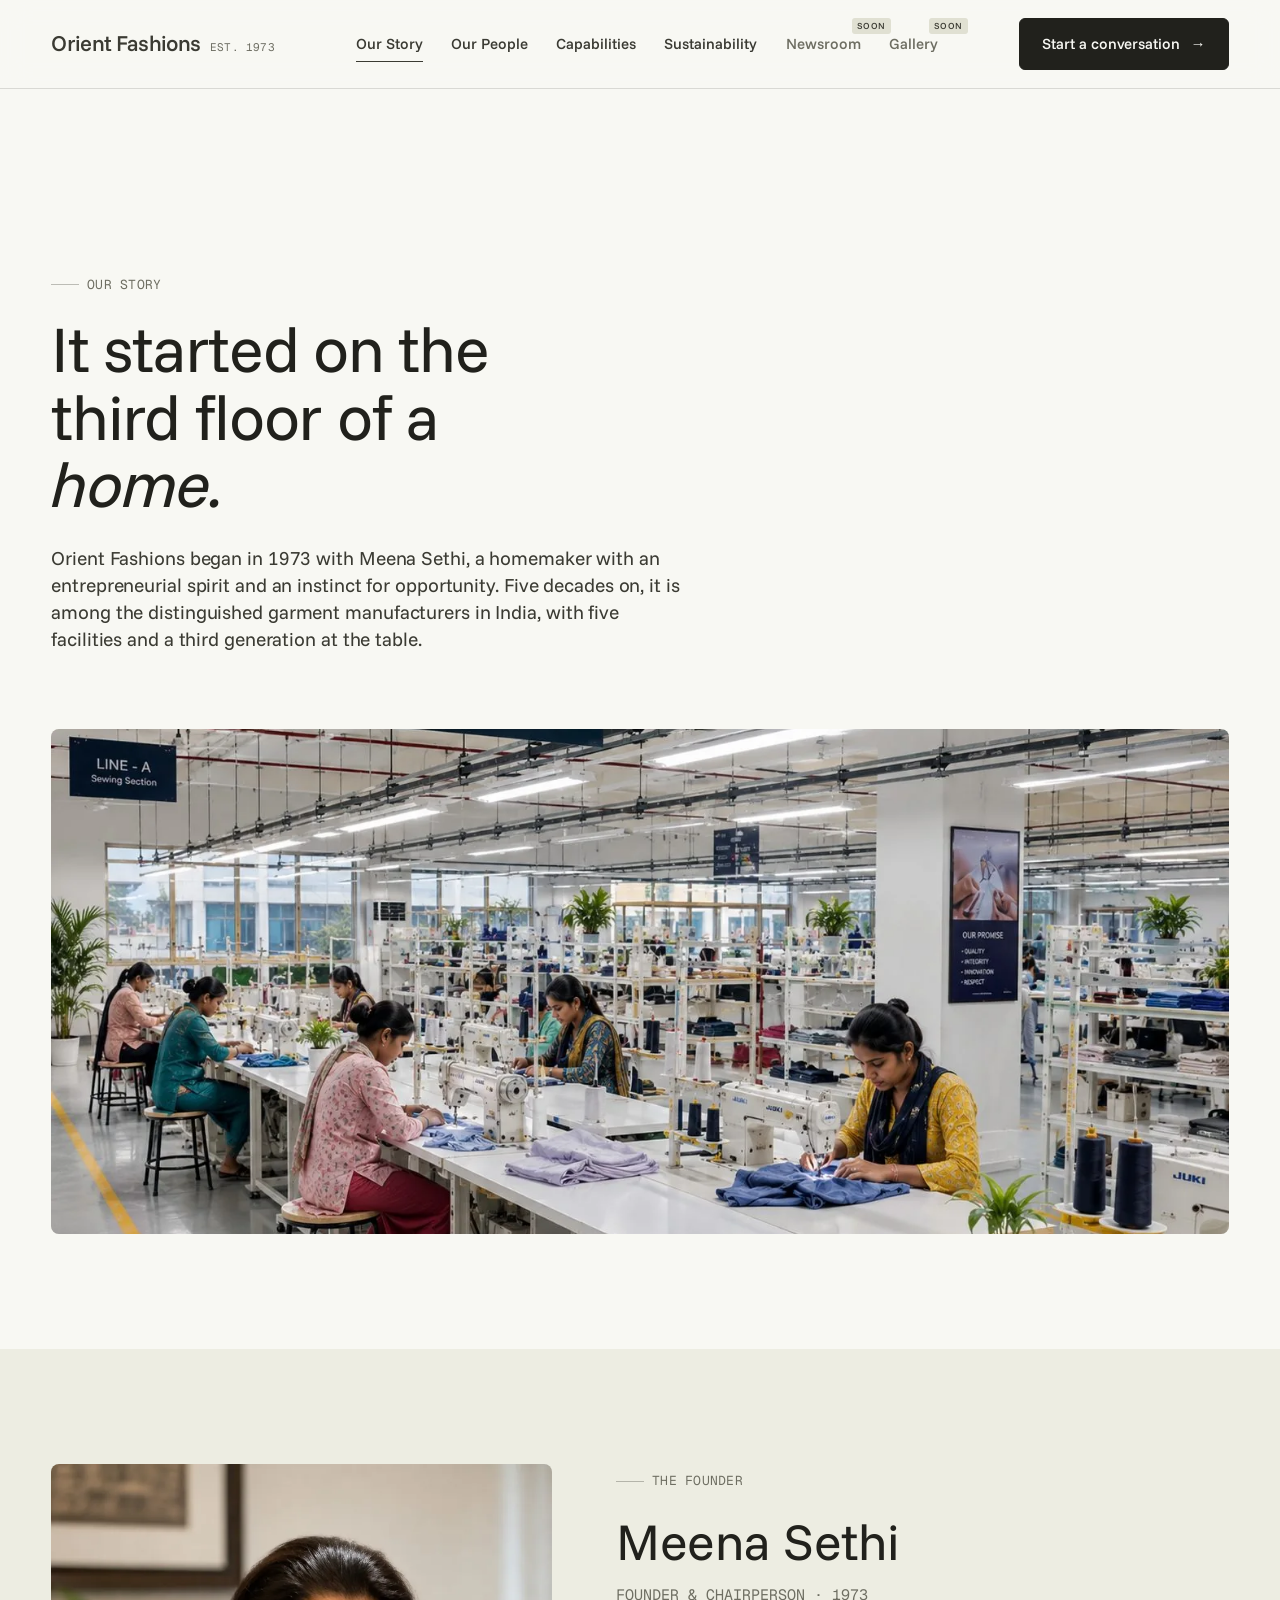
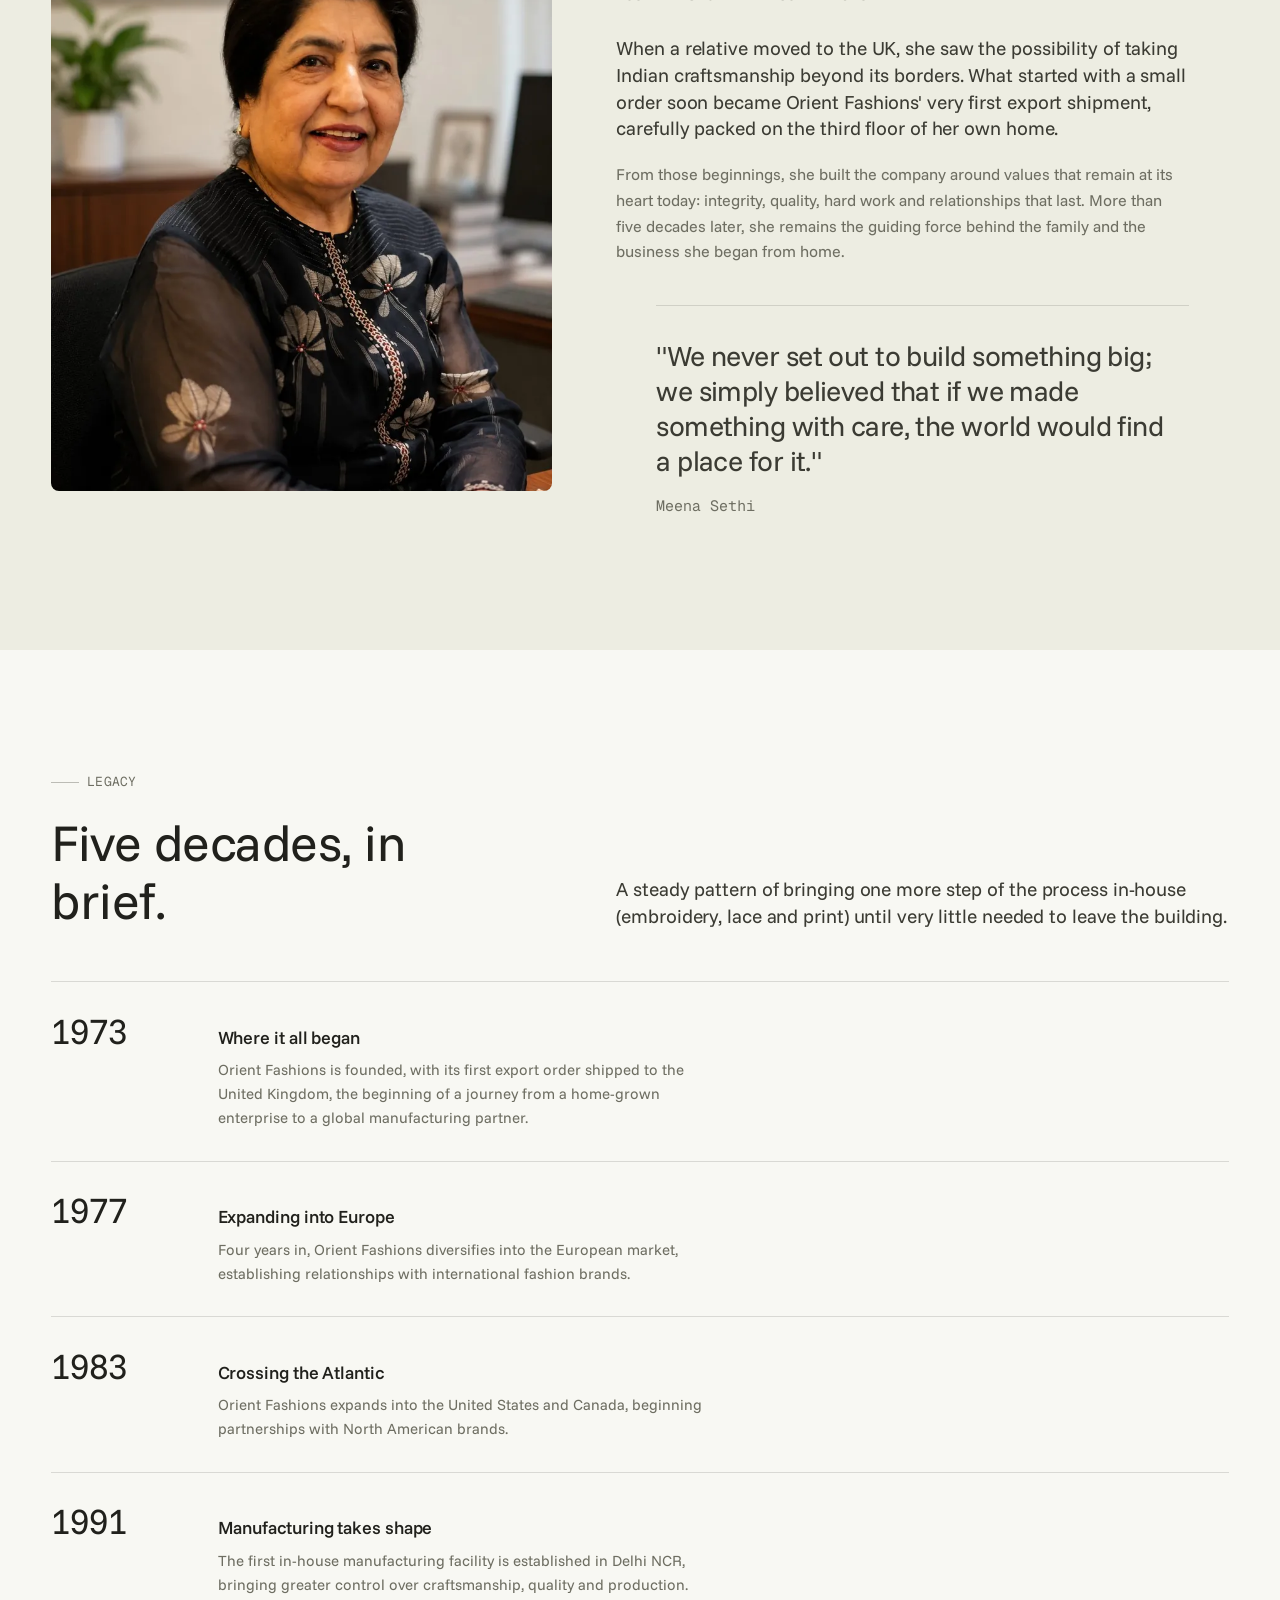
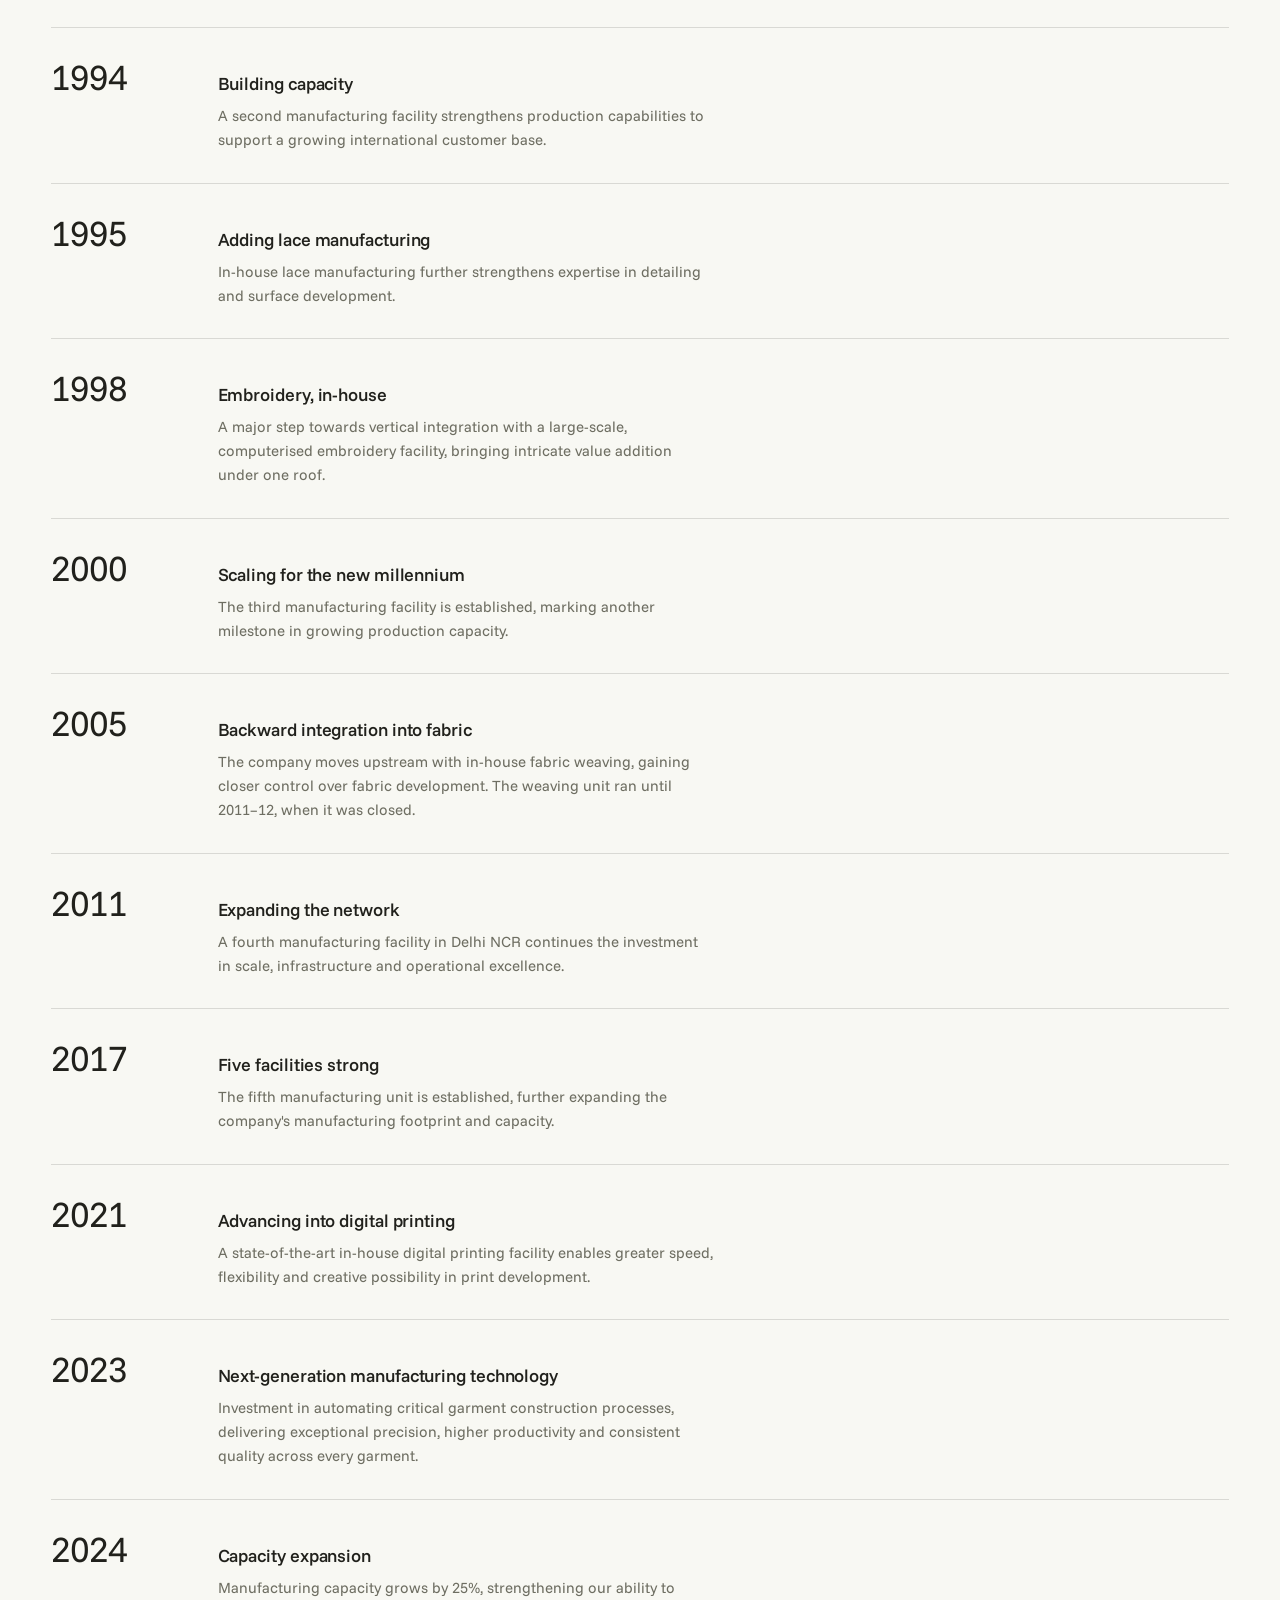
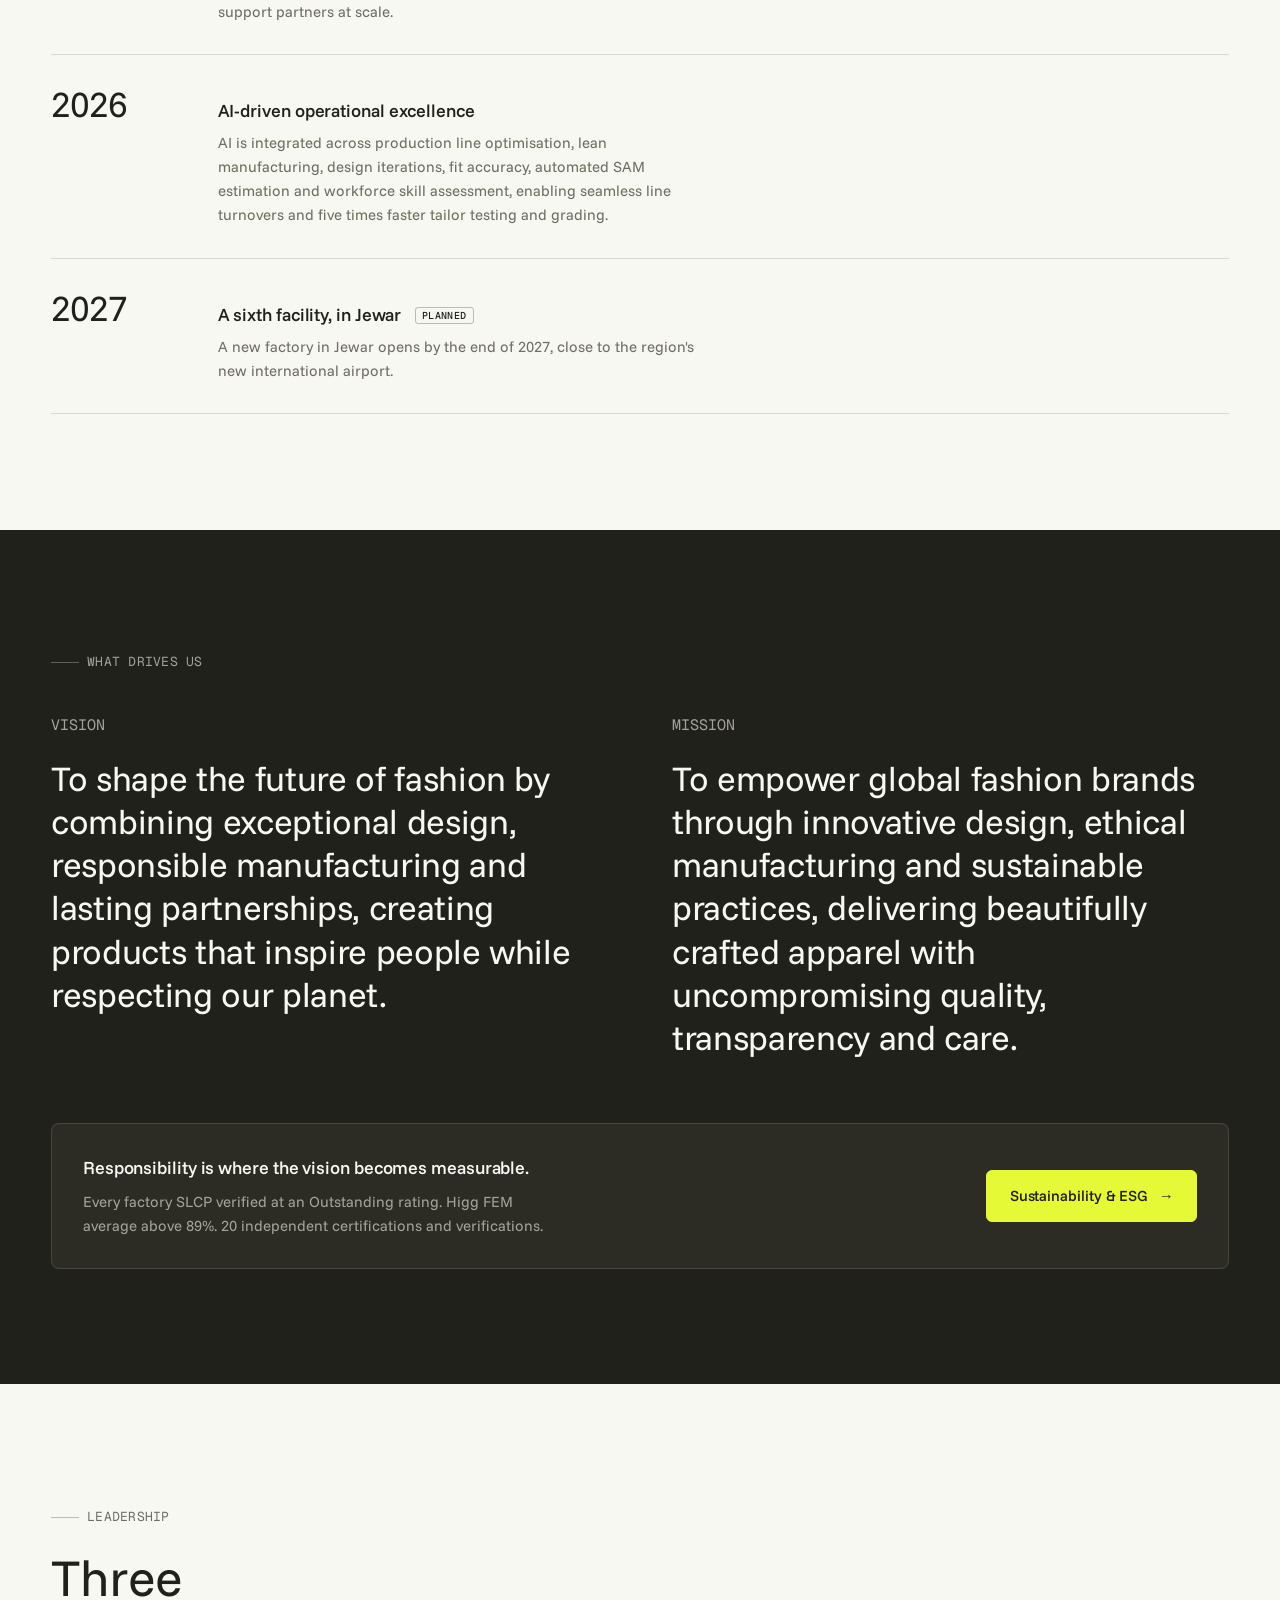
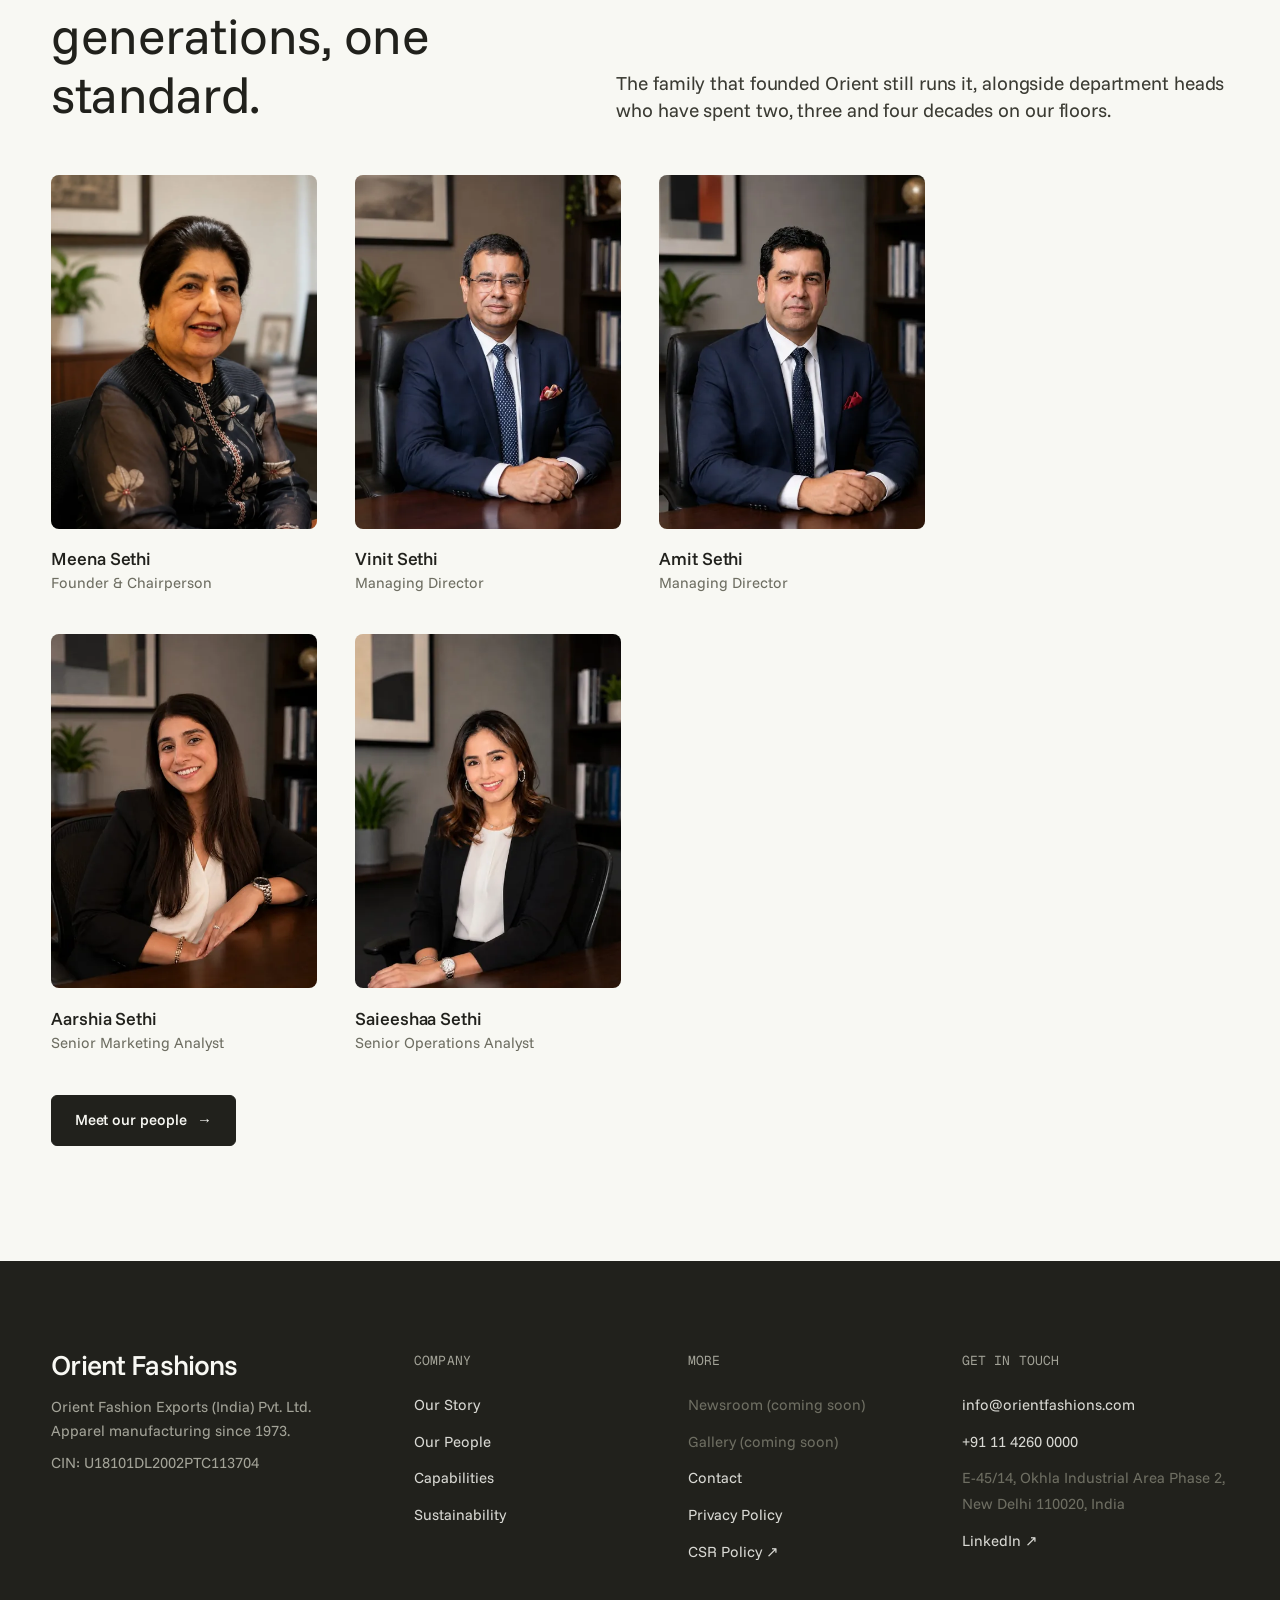
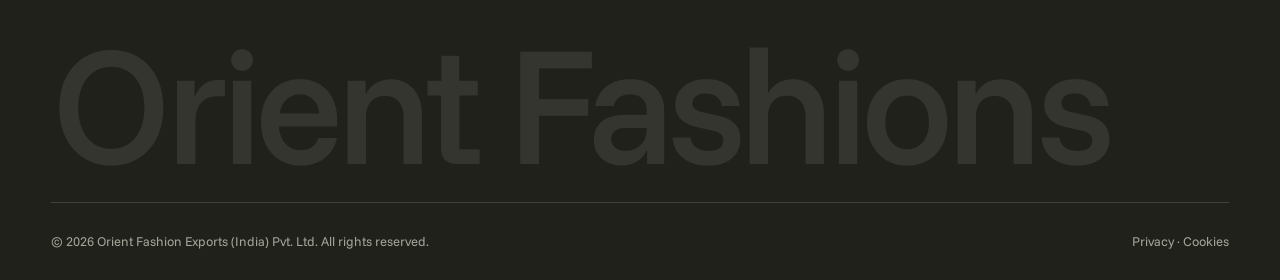
<file: our-story.html>
<!DOCTYPE html>
<html lang="en">
<head>
<meta charset="utf-8">
<meta name="viewport" content="width=device-width, initial-scale=1">
<title>Our Story: Founded 1973 by Meena Sethi | Orient Fashions</title>
<meta name="description" content="Orient Fashions began in 1973 with Meena Sethi, a homemaker with an entrepreneurial spirit. From a first export shipment packed on the third floor of her home to five manufacturing facilities and a third generation.">
<link rel="canonical" href="https://orientfashions.com/our-story">
<script>/* Test copies (e.g. GitHub Pages) must not appear in search results */
if (!/(^|\.)orientfashions\.com$/.test(location.hostname) && location.protocol !== 'file:') { var r = document.createElement('meta'); r.name = 'robots'; r.content = 'noindex, nofollow'; document.head.appendChild(r); }</script>
<meta property="og:type" content="website">
<meta property="og:site_name" content="Orient Fashions">
<meta property="og:title" content="Our Story: Founded 1973 by Meena Sethi | Orient Fashions">
<meta property="og:description" content="Founded in New Delhi in 1973 by Meena Sethi, Orient Fashions grew from one workshop to five factories serving brands across Europe and North America.">
<meta property="og:url" content="https://orientfashions.com/our-story">
<meta property="og:image" content="https://orientfashions.com/assets/img/social-preview.jpg">
<meta property="og:image:width" content="1200">
<meta property="og:image:height" content="630">
<meta property="og:image:alt" content="Orient Fashions: leading apparel manufacturer and exporter, since 1973, New Delhi">
<meta name="twitter:card" content="summary_large_image">
<meta name="twitter:title" content="Our Story: Founded 1973 by Meena Sethi | Orient Fashions">
<meta name="twitter:description" content="Founded in New Delhi in 1973 by Meena Sethi, Orient Fashions grew from one workshop to five factories serving brands across Europe and North America.">
<meta name="twitter:image" content="https://orientfashions.com/assets/img/social-preview.jpg">
<link rel="preload" href="assets/fonts/funnel-sans-latin-wght-normal.woff2" as="font" type="font/woff2" crossorigin>
<link rel="preload" href="assets/fonts/geist-mono-latin-400-normal.woff2" as="font" type="font/woff2" crossorigin>
<link rel="stylesheet" href="assets/css/style.min.css?v=20261103b">
<link rel="icon" href="favicon.ico" sizes="any">
<link rel="icon" type="image/png" sizes="48x48" href="favicon-48x48.png">
<link rel="icon" type="image/png" sizes="32x32" href="favicon-32x32.png">
<link rel="icon" type="image/png" sizes="16x16" href="favicon-16x16.png">
<link rel="apple-touch-icon" sizes="180x180" href="apple-touch-icon.png">
<link rel="manifest" href="site.webmanifest">
<meta name="theme-color" content="#09342B">
</head>
<body>

<header class="hdr hdr--solid">
  <div class="wrap hdr__in">
    <a class="brand" href="./" aria-label="Orient Fashions home">
      <span class="brand__mark">Orient Fashions</span>
      <span class="brand__sub">Est. 1973</span>
    </a>
    <nav class="nav" aria-label="Primary">
      <a href="our-story" aria-current="page">Our Story</a>
      <a href="our-people">Our People</a>
      <a href="capabilities">Capabilities</a>
      <a href="sustainability">Sustainability</a>
      <a class="is-soon" role="link" aria-disabled="true">Newsroom</a>
      <a class="is-soon" role="link" aria-disabled="true">Gallery</a>
      <a class="btn nav__cta" href="contact">Start a conversation <span class="arw">&#8594;</span></a>
    </nav>
    <div class="hdr__cta">
      <a class="btn" href="contact">Start a conversation <span class="arw">&#8594;</span></a>
      <button class="burger" aria-label="Menu" aria-expanded="false"><span></span></button>
    </div>
  </div>
</header>

<main>

<!-- ================= PAGE HERO ================= -->
<section class="page-hero">
  <div class="wrap">
    <span class="eyebrow" data-rv>Our story</span>
    <h1 class="display t-h1" data-rv="60" style="margin-top:1.25rem">
      It started on the third floor of a <em>home.</em>
    </h1>
    <p class="lead" data-rv="120" style="margin-top:1.75rem;max-width:58ch">
      Orient Fashions began in 1973 with Meena Sethi, a homemaker with an entrepreneurial spirit
      and an instinct for opportunity. Five decades on, it is among the distinguished garment
      manufacturers in India, with five facilities and a third generation at the table.
    </p>
  </div>
</section>

<div class="wrap" style="padding-bottom:var(--section-y)">
  <div class="frame frame--wide" data-rv>
    <img width="1448" height="1086" class="img" src="assets/img/production-floor.webp" srcset="assets/img/production-floor-480.webp 480w, assets/img/production-floor-800.webp 800w, assets/img/production-floor.webp 1448w" sizes="(max-width: 1024px) 92vw, 93vw" alt="The Orient Fashions production floor today" loading="lazy">
  </div>
</div>

<!-- ================= FOUNDER ================= -->
<section class="section on-paper2">
  <div class="wrap split">
    <div data-rv>
      <div class="frame frame--p45">
        <img width="1000" height="1250" class="img" src="assets/img/portrait-meena-sethi.webp" srcset="assets/img/portrait-meena-sethi-480.webp 480w, assets/img/portrait-meena-sethi-800.webp 800w, assets/img/portrait-meena-sethi.webp 1000w" sizes="(max-width: 1024px) 92vw, 40vw" alt="Meena Sethi, Founder and Chairperson of Orient Fashions" loading="lazy">
      </div>
    </div>
    <div>
      <span class="eyebrow" data-rv>The founder</span>
      <h2 class="display t-h2" data-rv="60" style="margin-top:1.25rem;max-width:16ch">Meena Sethi</h2>
      <p class="small" data-rv="80" style="margin-top:.75rem;font-family:var(--mono);text-transform:uppercase">Founder &amp; Chairperson · 1973</p>
      <p class="lead" data-rv="120" style="margin-top:1.75rem">
        When a relative moved to the UK, she saw the possibility of taking Indian craftsmanship
        beyond its borders. What started with a small order soon became Orient Fashions' very first
        export shipment, carefully packed on the third floor of her own home.
      </p>
      <p class="mute" data-rv="160" style="margin-top:1.25rem;max-width:var(--measure)">
        From those beginnings, she built the company around values that remain at its heart today:
        integrity, quality, hard work and relationships that last. More than five decades later, she
        remains the guiding force behind the family and the business she began from home.
      </p>

      <blockquote class="quote" data-rv="200" style="margin-top:2.5rem">
        <p class="quote__t" style="max-width:34ch">
          "We never set out to build something big; we simply believed that if we made something with
          care, the world would find a place for it."
        </p>
        <p class="small" style="margin-top:1rem;font-family:var(--mono)">Meena Sethi</p>
      </blockquote>
    </div>
  </div>
</section>

<!-- ================= TIMELINE ================= -->
<section class="section">
  <div class="wrap">
    <div class="split" style="align-items:end;margin-bottom:clamp(2rem,4vw,3.5rem)">
      <div>
        <span class="eyebrow" data-rv>Legacy</span>
        <h2 class="display t-h2" data-rv="60" style="margin-top:1.25rem;max-width:14ch">Five decades, in brief.</h2>
      </div>
      <p class="lead" data-rv="120">
        A steady pattern of bringing one more step of the process in-house (embroidery, lace and print) until very little needed to leave the building.
      </p>
    </div>

    <div class="tl">
      <div class="tl__row" data-rv>
        <div class="tl__yr">1973</div>
        <div>
          <h3 class="t-h4">Where it all began</h3>
          <p class="mute small" style="margin-top:.5rem;max-width:var(--measure)">Orient Fashions is founded, with its first export order shipped to the United Kingdom, the beginning of a journey from a home-grown enterprise to a global manufacturing partner.</p>
        </div>
      </div>
      <div class="tl__row" data-rv>
        <div class="tl__yr">1977</div>
        <div>
          <h3 class="t-h4">Expanding into Europe</h3>
          <p class="mute small" style="margin-top:.5rem;max-width:var(--measure)">Four years in, Orient Fashions diversifies into the European market, establishing relationships with international fashion brands.</p>
        </div>
      </div>
      <div class="tl__row" data-rv>
        <div class="tl__yr">1983</div>
        <div>
          <h3 class="t-h4">Crossing the Atlantic</h3>
          <p class="mute small" style="margin-top:.5rem;max-width:var(--measure)">Orient Fashions expands into the United States and Canada, beginning partnerships with North American brands.</p>
        </div>
      </div>
      <div class="tl__row" data-rv>
        <div class="tl__yr">1991</div>
        <div>
          <h3 class="t-h4">Manufacturing takes shape</h3>
          <p class="mute small" style="margin-top:.5rem;max-width:var(--measure)">The first in-house manufacturing facility is established in Delhi NCR, bringing greater control over craftsmanship, quality and production.</p>
        </div>
      </div>
      <div class="tl__row" data-rv>
        <div class="tl__yr">1994</div>
        <div>
          <h3 class="t-h4">Building capacity</h3>
          <p class="mute small" style="margin-top:.5rem;max-width:var(--measure)">A second manufacturing facility strengthens production capabilities to support a growing international customer base.</p>
        </div>
      </div>
      <div class="tl__row" data-rv>
        <div class="tl__yr">1995</div>
        <div>
          <h3 class="t-h4">Adding lace manufacturing</h3>
          <p class="mute small" style="margin-top:.5rem;max-width:var(--measure)">In-house lace manufacturing further strengthens expertise in detailing and surface development.</p>
        </div>
      </div>
      <div class="tl__row" data-rv>
        <div class="tl__yr">1998</div>
        <div>
          <h3 class="t-h4">Embroidery, in-house</h3>
          <p class="mute small" style="margin-top:.5rem;max-width:var(--measure)">A major step towards vertical integration with a large-scale, computerised embroidery facility, bringing intricate value addition under one roof.</p>
        </div>
      </div>
      <div class="tl__row" data-rv>
        <div class="tl__yr">2000</div>
        <div>
          <h3 class="t-h4">Scaling for the new millennium</h3>
          <p class="mute small" style="margin-top:.5rem;max-width:var(--measure)">The third manufacturing facility is established, marking another milestone in growing production capacity.</p>
        </div>
      </div>
      <div class="tl__row" data-rv>
        <div class="tl__yr">2005</div>
        <div>
          <h3 class="t-h4">Backward integration into fabric</h3>
          <p class="mute small" style="margin-top:.5rem;max-width:var(--measure)">The company moves upstream with in-house fabric weaving, gaining closer control over fabric development. The weaving unit ran until 2011–12, when it was closed.</p>
        </div>
      </div>
      <div class="tl__row" data-rv>
        <div class="tl__yr">2011</div>
        <div>
          <h3 class="t-h4">Expanding the network</h3>
          <p class="mute small" style="margin-top:.5rem;max-width:var(--measure)">A fourth manufacturing facility in Delhi NCR continues the investment in scale, infrastructure and operational excellence.</p>
        </div>
      </div>
      <div class="tl__row" data-rv>
        <div class="tl__yr">2017</div>
        <div>
          <h3 class="t-h4">Five facilities strong</h3>
          <p class="mute small" style="margin-top:.5rem;max-width:var(--measure)">The fifth manufacturing unit is established, further expanding the company's manufacturing footprint and capacity.</p>
        </div>
      </div>
      <div class="tl__row" data-rv>
        <div class="tl__yr">2021</div>
        <div>
          <h3 class="t-h4">Advancing into digital printing</h3>
          <p class="mute small" style="margin-top:.5rem;max-width:var(--measure)">A state-of-the-art in-house digital printing facility enables greater speed, flexibility and creative possibility in print development.</p>
        </div>
      </div>
      <div class="tl__row" data-rv>
        <div class="tl__yr">2023</div>
        <div>
          <h3 class="t-h4">Next-generation manufacturing technology</h3>
          <p class="mute small" style="margin-top:.5rem;max-width:var(--measure)">Investment in automating critical garment construction processes, delivering exceptional precision, higher productivity and consistent quality across every garment.</p>
        </div>
      </div>
      <div class="tl__row" data-rv>
        <div class="tl__yr">2024</div>
        <div>
          <h3 class="t-h4">Capacity expansion</h3>
          <p class="mute small" style="margin-top:.5rem;max-width:var(--measure)">Manufacturing capacity grows by 25%, strengthening our ability to support partners at scale.</p>
        </div>
      </div>
      <div class="tl__row" data-rv>
        <div class="tl__yr">2026</div>
        <div>
          <h3 class="t-h4">AI-driven operational excellence</h3>
          <p class="mute small" style="margin-top:.5rem;max-width:var(--measure)">AI is integrated across production line optimisation, lean manufacturing, design iterations, fit accuracy, automated SAM estimation and workforce skill assessment, enabling seamless line turnovers and five times faster tailor testing and grading.</p>
        </div>
      </div>
      <div class="tl__row tl__row--future" data-rv>
        <div class="tl__yr">2027</div>
        <div>
          <h3 class="t-h4">A sixth facility, in Jewar <span class="tl__tag">Planned</span></h3>
          <p class="mute small" style="margin-top:.5rem;max-width:var(--measure)">A new factory in Jewar opens by the end of 2027, close to the region's new international airport.</p>
        </div>
      </div>
    </div>
  </div>
</section>

<!-- ================= VISION & MISSION ================= -->
<section class="section on-dark">
  <div class="wrap">
    <span class="eyebrow" data-rv>What drives us</span>
    <div class="grid g-2" style="margin-top:2.5rem;gap:clamp(2rem,5vw,5rem)">
      <div data-rv="60">
        <p class="small" style="font-family:var(--mono);text-transform:uppercase">Vision</p>
        <p class="display t-h3" style="margin-top:1.25rem;line-height:1.25">
          To shape the future of fashion by combining exceptional design, responsible manufacturing
          and lasting partnerships, creating products that inspire people while respecting our planet.
        </p>
      </div>
      <div data-rv="120">
        <p class="small" style="font-family:var(--mono);text-transform:uppercase">Mission</p>
        <p class="display t-h3" style="margin-top:1.25rem;line-height:1.25">
          To empower global fashion brands through innovative design, ethical manufacturing and
          sustainable practices, delivering beautifully crafted apparel with uncompromising quality,
          transparency and care.
        </p>
      </div>
    </div>

    <div class="card" style="margin-top:clamp(3rem,5vw,4.5rem);display:flex;flex-wrap:wrap;gap:2rem;align-items:center;justify-content:space-between" data-rv="180">
      <div style="max-width:52ch">
        <h3 class="t-h4">Responsibility is where the vision becomes measurable.</h3>
        <p class="card__b" style="margin-top:.6rem">Every factory SLCP verified at an Outstanding rating. Higg FEM average above 89%. 20 independent certifications and verifications.</p>
      </div>
      <a class="btn btn--acid" href="sustainability">Sustainability &amp; ESG <span class="arw">&#8594;</span></a>
    </div>
  </div>
</section>

<!-- ================= LEADERSHIP ================= -->
<section class="section">
  <div class="wrap">
    <div class="split" style="align-items:end;margin-bottom:clamp(2rem,4vw,3.5rem)">
      <div>
        <span class="eyebrow" data-rv>Leadership</span>
        <h2 class="display t-h2" data-rv="60" style="margin-top:1.25rem;max-width:14ch">Three generations, one standard.</h2>
      </div>
      <p class="lead" data-rv="120">
        The family that founded Orient still runs it, alongside department heads who have spent two,
        three and four decades on our floors.
      </p>
    </div>

    <div class="grid g-4">
      <article data-rv>
        <div class="frame frame--p34"><img width="1000" height="1250" class="img" src="assets/img/portrait-meena-sethi.webp" srcset="assets/img/portrait-meena-sethi-480.webp 480w, assets/img/portrait-meena-sethi-800.webp 800w, assets/img/portrait-meena-sethi.webp 1000w" sizes="(max-width: 1024px) 92vw, 40vw" alt="Meena Sethi" loading="lazy"></div>
        <h3 class="t-h4" style="margin-top:1.1rem">Meena Sethi</h3>
        <p class="small">Founder &amp; Chairperson</p>
      </article>
      <article data-rv="60">
        <div class="frame frame--p34"><img width="1000" height="1416" class="img" src="assets/img/portrait-vinit-sethi.webp" srcset="assets/img/portrait-vinit-sethi-480.webp 480w, assets/img/portrait-vinit-sethi-800.webp 800w, assets/img/portrait-vinit-sethi.webp 1000w" sizes="(max-width: 1024px) 45vw, 21vw" alt="Vinit Sethi" loading="lazy"></div>
        <h3 class="t-h4" style="margin-top:1.1rem">Vinit Sethi</h3>
        <p class="small">Managing Director</p>
      </article>
      <article data-rv="120">
        <div class="frame frame--p34"><img width="1000" height="1416" class="img" src="assets/img/portrait-amit-sethi.webp" srcset="assets/img/portrait-amit-sethi-480.webp 480w, assets/img/portrait-amit-sethi-800.webp 800w, assets/img/portrait-amit-sethi.webp 1000w" sizes="(max-width: 1024px) 45vw, 21vw" alt="Amit Sethi" loading="lazy"></div>
        <h3 class="t-h4" style="margin-top:1.1rem">Amit Sethi</h3>
        <p class="small">Managing Director</p>
      </article>
      <article class="row-start" data-rv="180">
        <div class="frame frame--p34"><img width="1000" height="1333" class="img" src="assets/img/portrait-aarshia-sethi.webp" srcset="assets/img/portrait-aarshia-sethi-480.webp 480w, assets/img/portrait-aarshia-sethi-800.webp 800w, assets/img/portrait-aarshia-sethi.webp 1000w" sizes="(max-width: 1024px) 45vw, 21vw" alt="Aarshia Sethi" loading="lazy"></div>
        <h3 class="t-h4" style="margin-top:1.1rem">Aarshia Sethi</h3>
        <p class="small">Senior Marketing Analyst</p>
      </article>
      <article data-rv="240">
        <div class="frame frame--p34"><img width="1000" height="1250" class="img" src="assets/img/portrait-saieeshaa-sethi.webp" srcset="assets/img/portrait-saieeshaa-sethi-480.webp 480w, assets/img/portrait-saieeshaa-sethi-800.webp 800w, assets/img/portrait-saieeshaa-sethi.webp 1000w" sizes="(max-width: 1024px) 45vw, 21vw" alt="Saieeshaa Sethi" loading="lazy"></div>
        <h3 class="t-h4" style="margin-top:1.1rem">Saieeshaa Sethi</h3>
        <p class="small">Senior Operations Analyst</p>
      </article>
    </div>

    <div style="margin-top:2.5rem" data-rv="280">
      <a class="btn" href="our-people">Meet our people <span class="arw">&#8594;</span></a>
    </div>
  </div>
</section>

</main>

<footer class="ftr">
  <div class="wrap">
    <div class="ftr__top">
      <div>
        <div class="brand__mark" style="font-size:1.75rem">Orient Fashions</div>
        <p class="small" style="margin-top:1rem;max-width:34ch;color:var(--on-dark-mute)">
          Orient Fashion Exports (India) Pvt. Ltd. Apparel manufacturing since 1973.
        </p>
        <p class="small" style="margin-top:.5rem;color:var(--on-dark-mute)">CIN: U18101DL2002PTC113704</p>
      </div>
      <div>
        <h5>Company</h5>
        <ul>
          <li><a href="our-story">Our Story</a></li>
          <li><a href="our-people">Our People</a></li>
          <li><a href="capabilities">Capabilities</a></li>
          <li><a href="sustainability">Sustainability</a></li>
        </ul>
      </div>
      <div>
        <h5>More</h5>
        <ul>
          <li><span class="small">Newsroom (coming soon)</span></li>
          <li><span class="small">Gallery (coming soon)</span></li>
          <li><a href="contact">Contact</a></li>
          <li><a href="privacy">Privacy Policy</a></li>
          <li><a href="assets/docs/csr-policy.pdf" target="_blank" rel="noopener">CSR Policy &#8599;</a></li>
        </ul>
      </div>
      <div>
        <h5>Get in touch</h5>
        <ul>
          <li><a href="mailto:info@orientfashions.com">info@orientfashions.com</a></li>
          <li><a href="tel:+911142600000">+91 11 4260 0000</a></li>
          <li><span class="small">E-45/14, Okhla Industrial Area Phase 2,<br>New Delhi 110020, India</span></li>
          <li><a href="https://www.linkedin.com/company/orient-fashions/" target="_blank" rel="noopener">LinkedIn &#8599;</a></li>
        </ul>
      </div>
    </div>
    <div class="ftr__word" aria-hidden="true">Orient Fashions</div>
    <div class="ftr__bar">
      <span>&copy; <span data-year>2026</span> Orient Fashion Exports (India) Pvt. Ltd. All rights reserved.</span>
      <span class="ftr__legal"><a href="privacy">Privacy</a> · <a href="privacy#cookies">Cookies</a></span>
    </div>
  </div>
</footer>

<script src="assets/js/main.min.js?v=20261103b" defer></script>
</body>
</html>
</file>
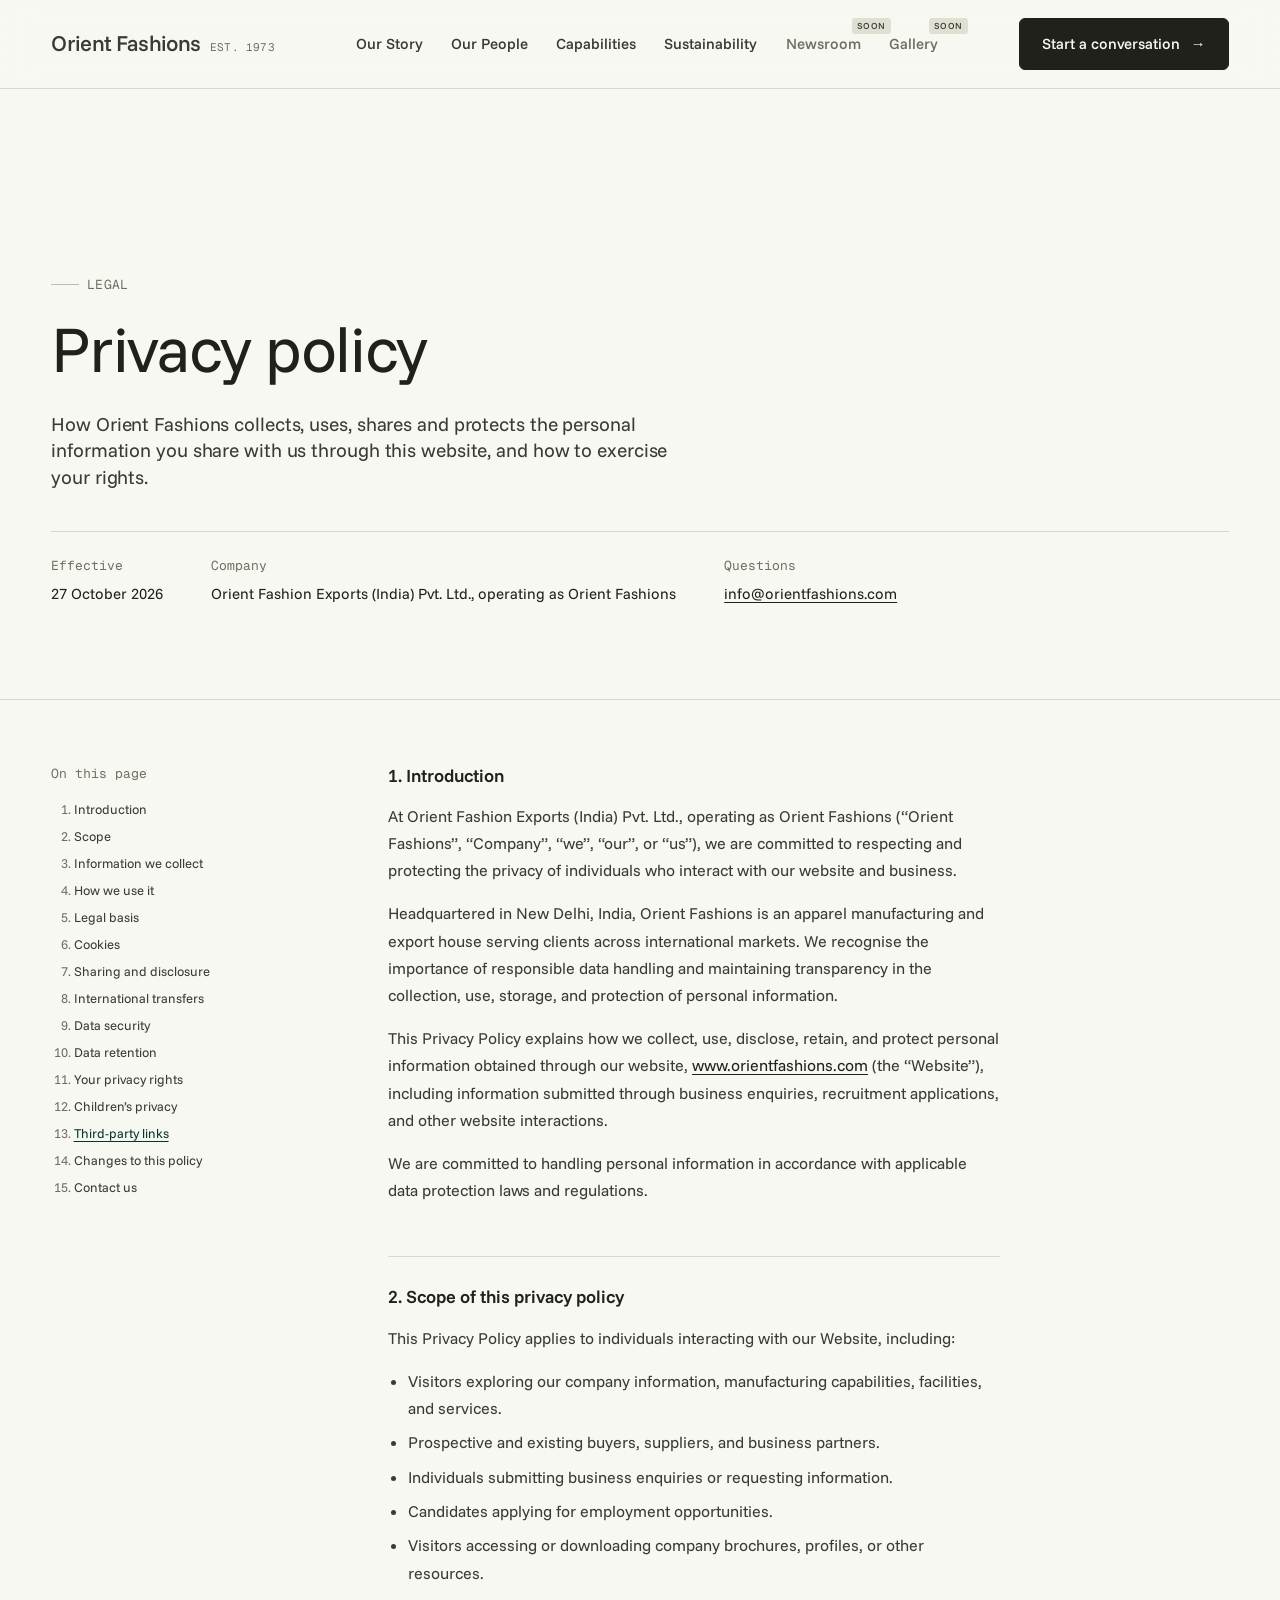
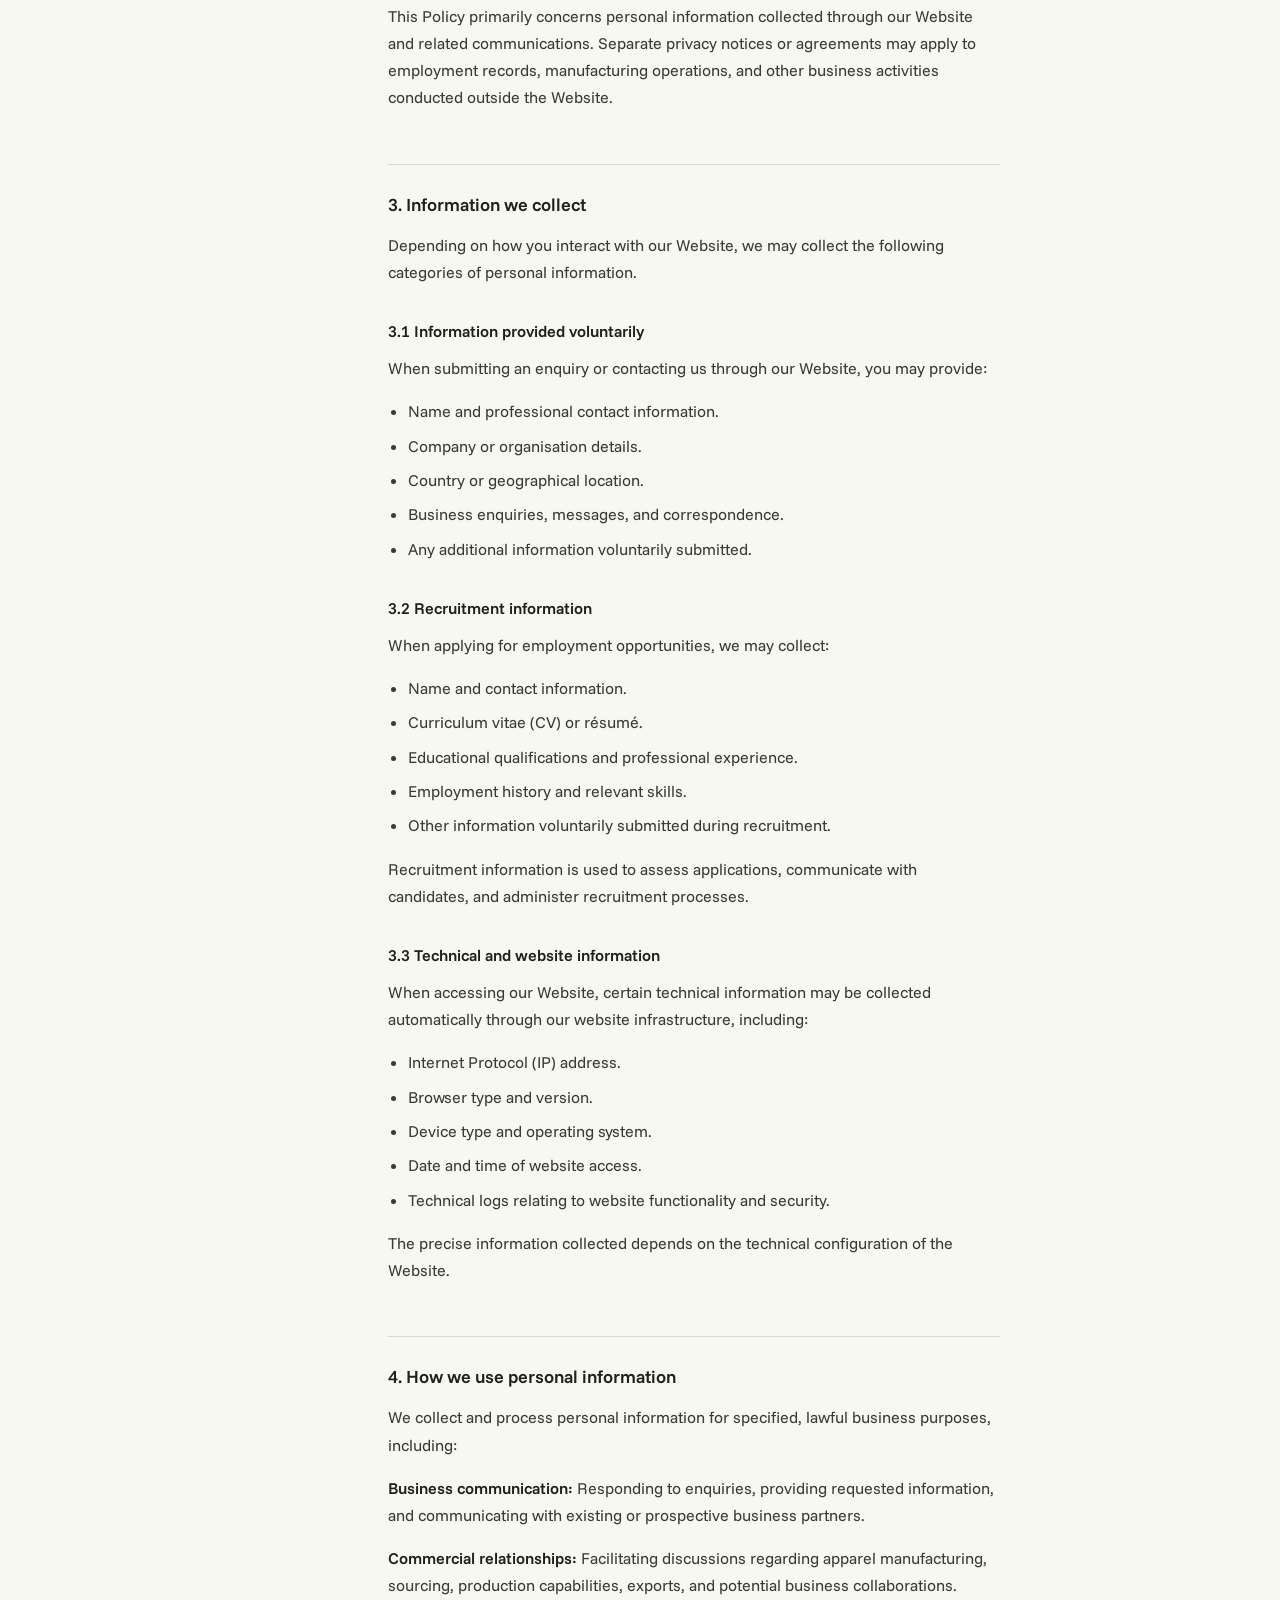
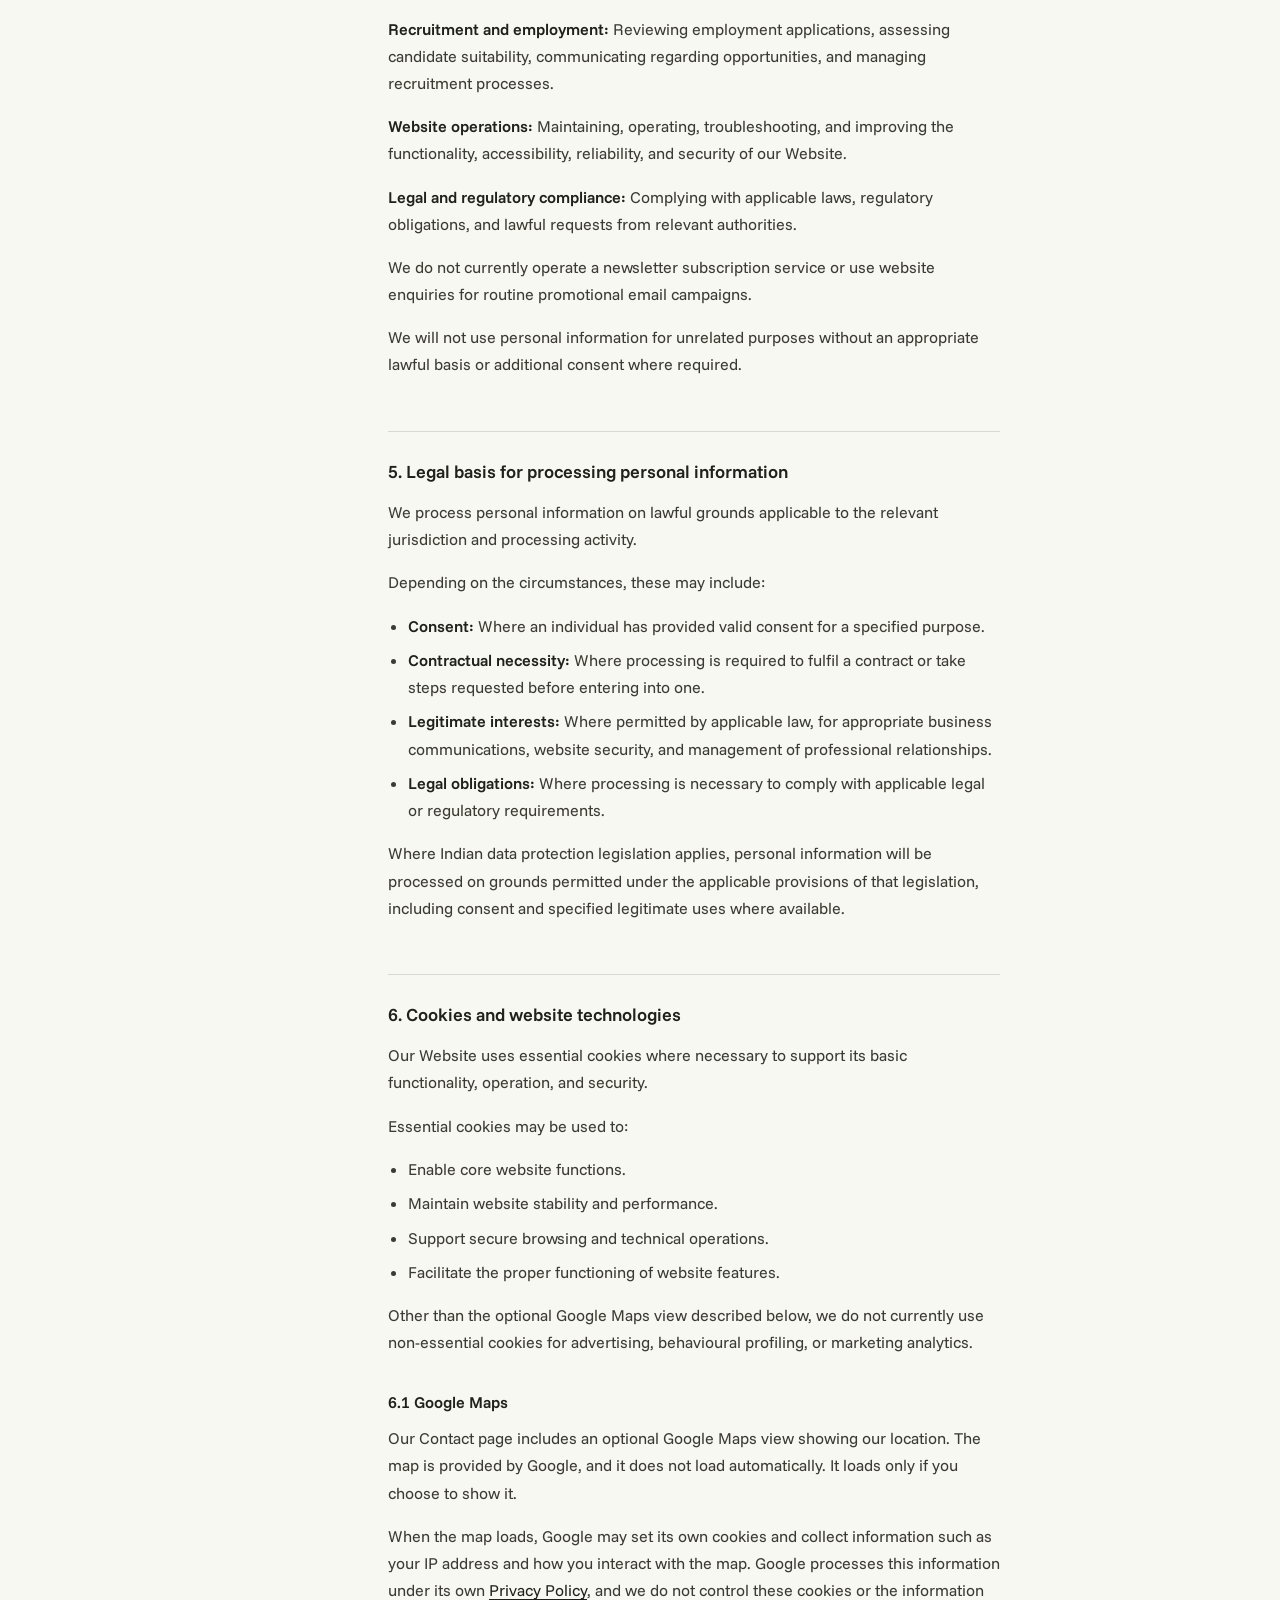
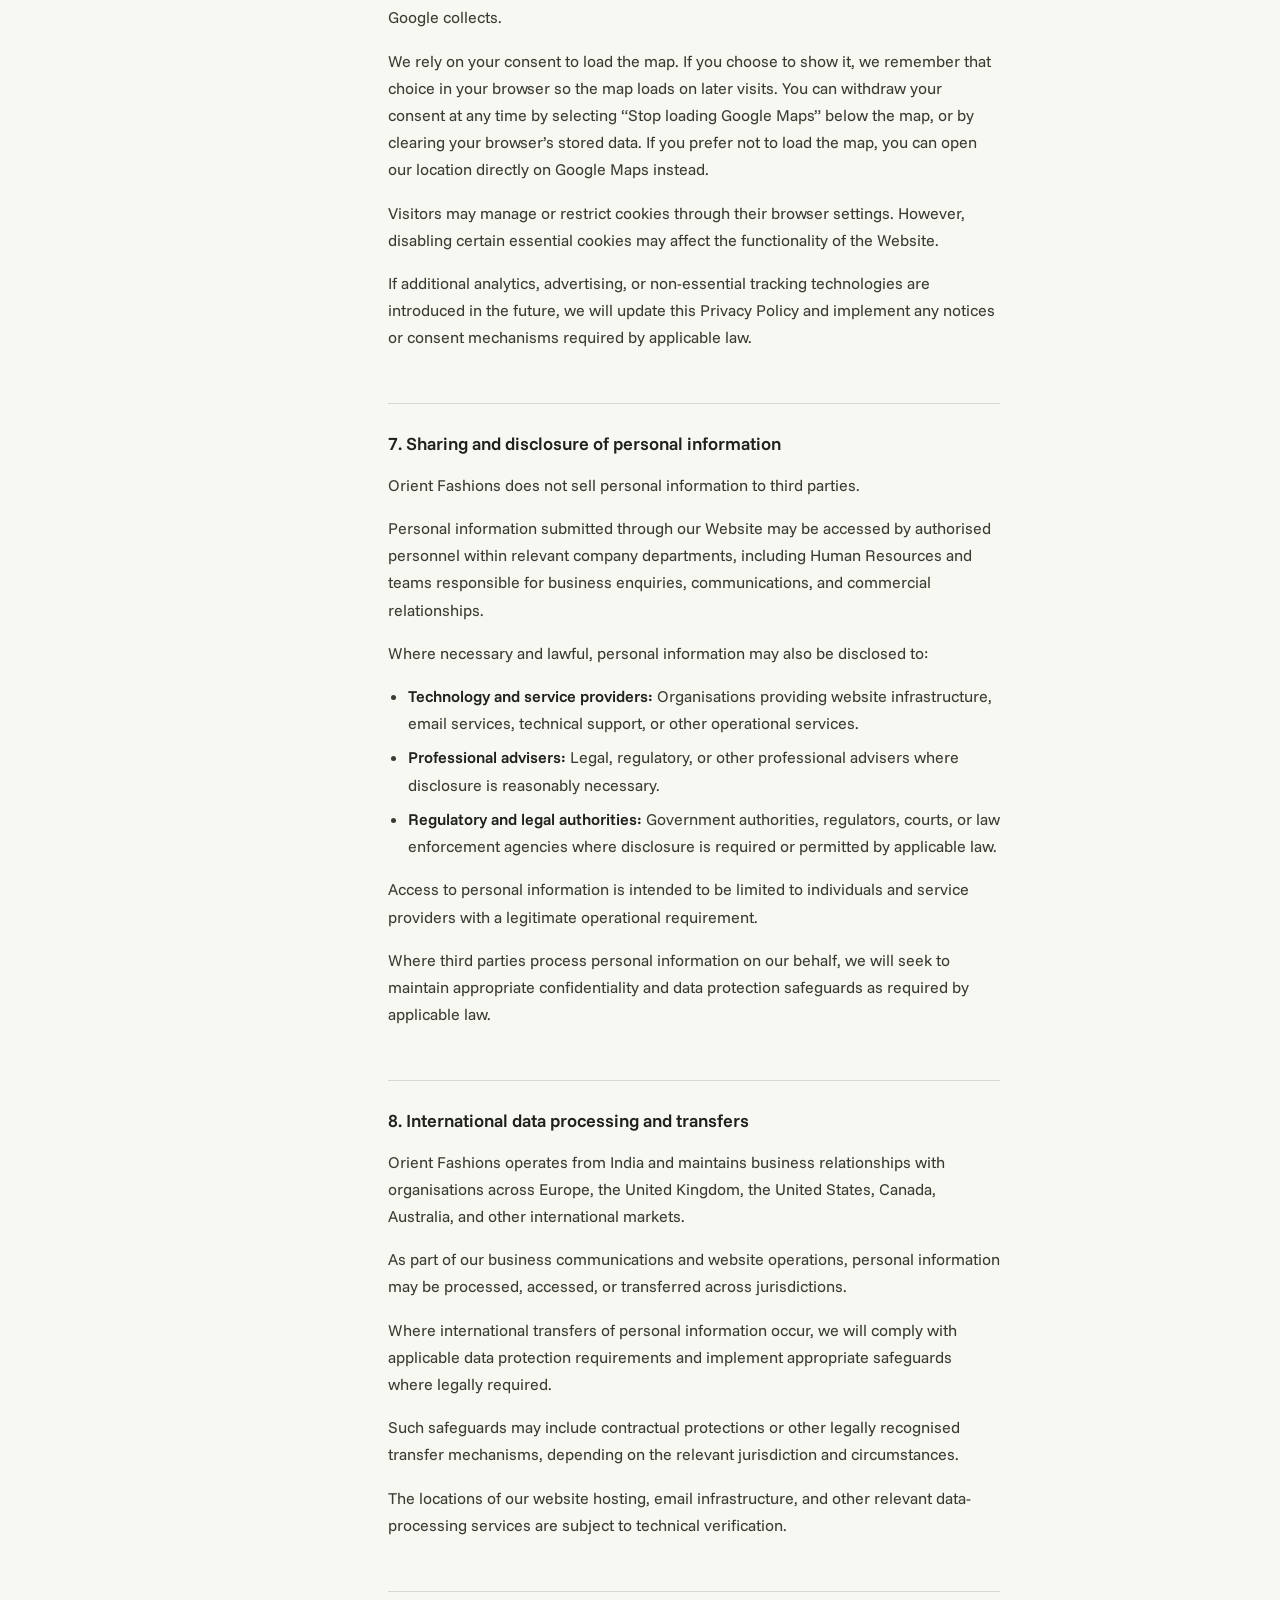
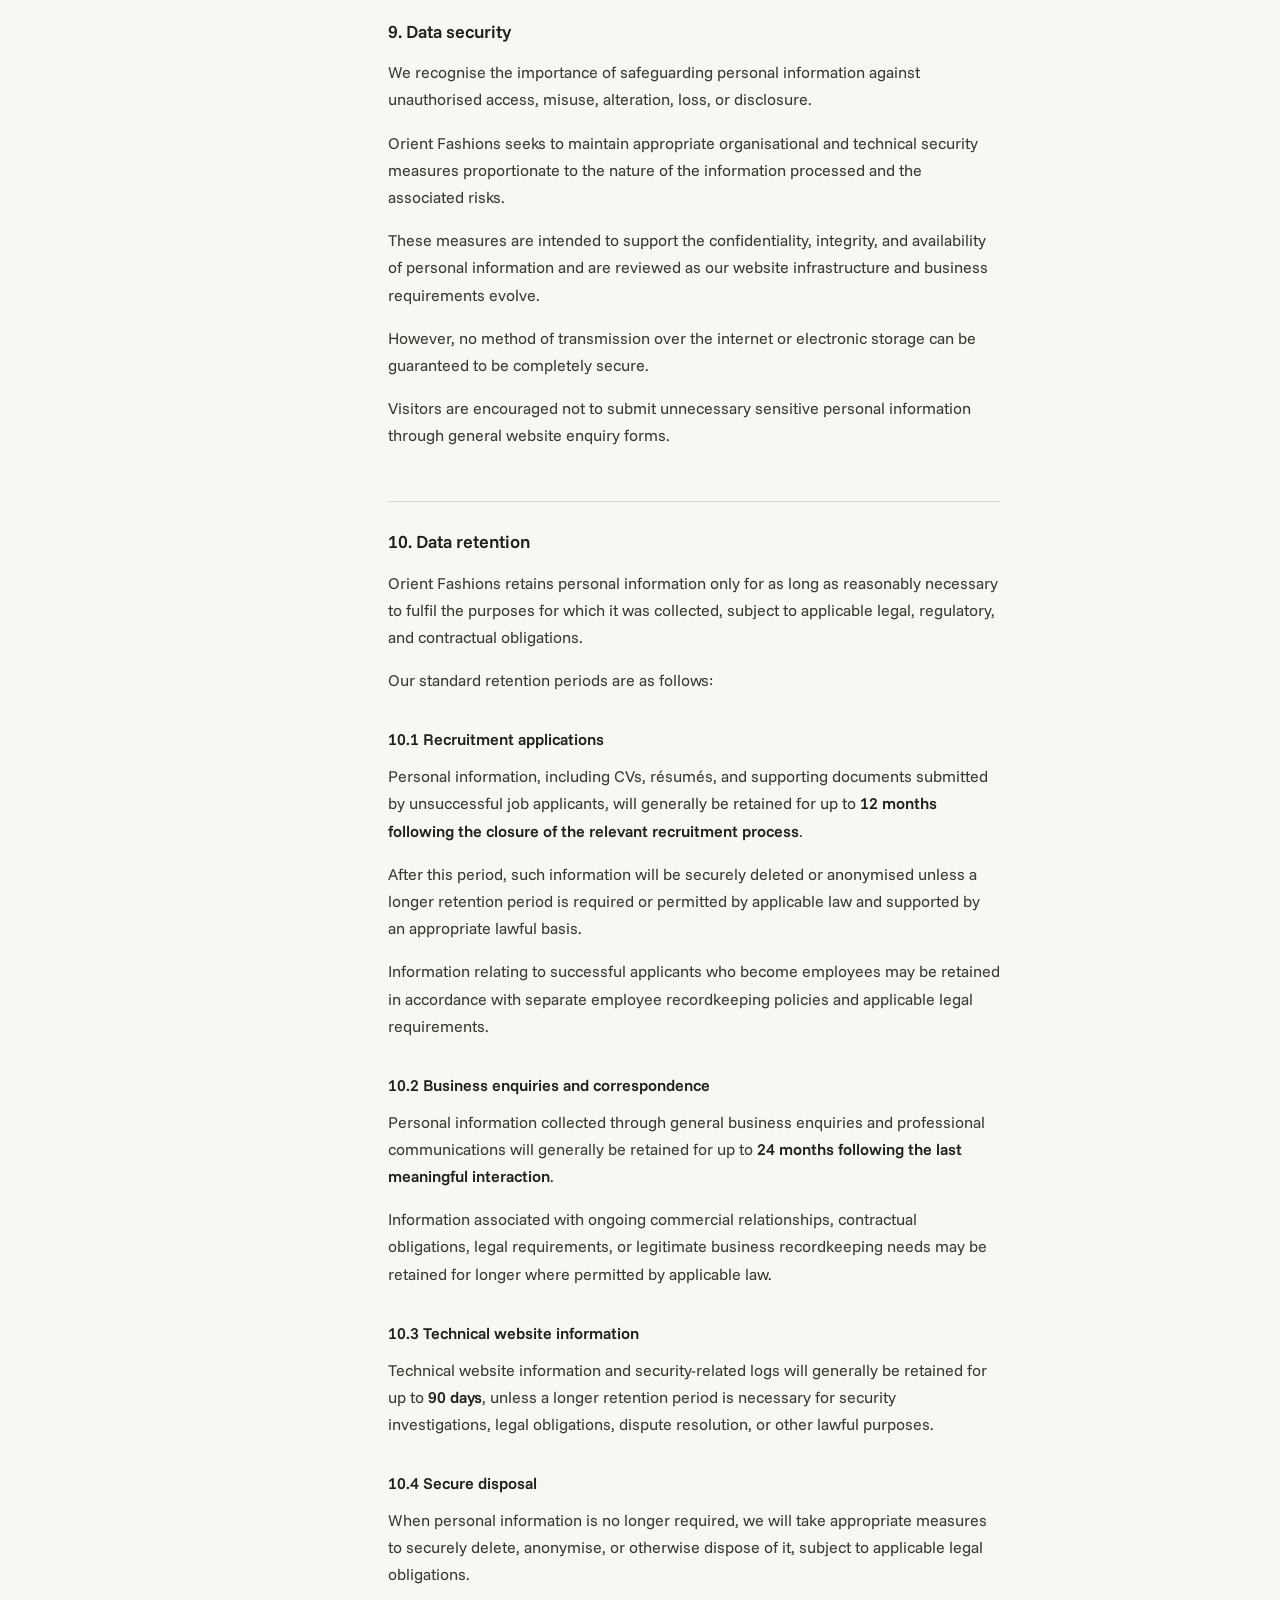
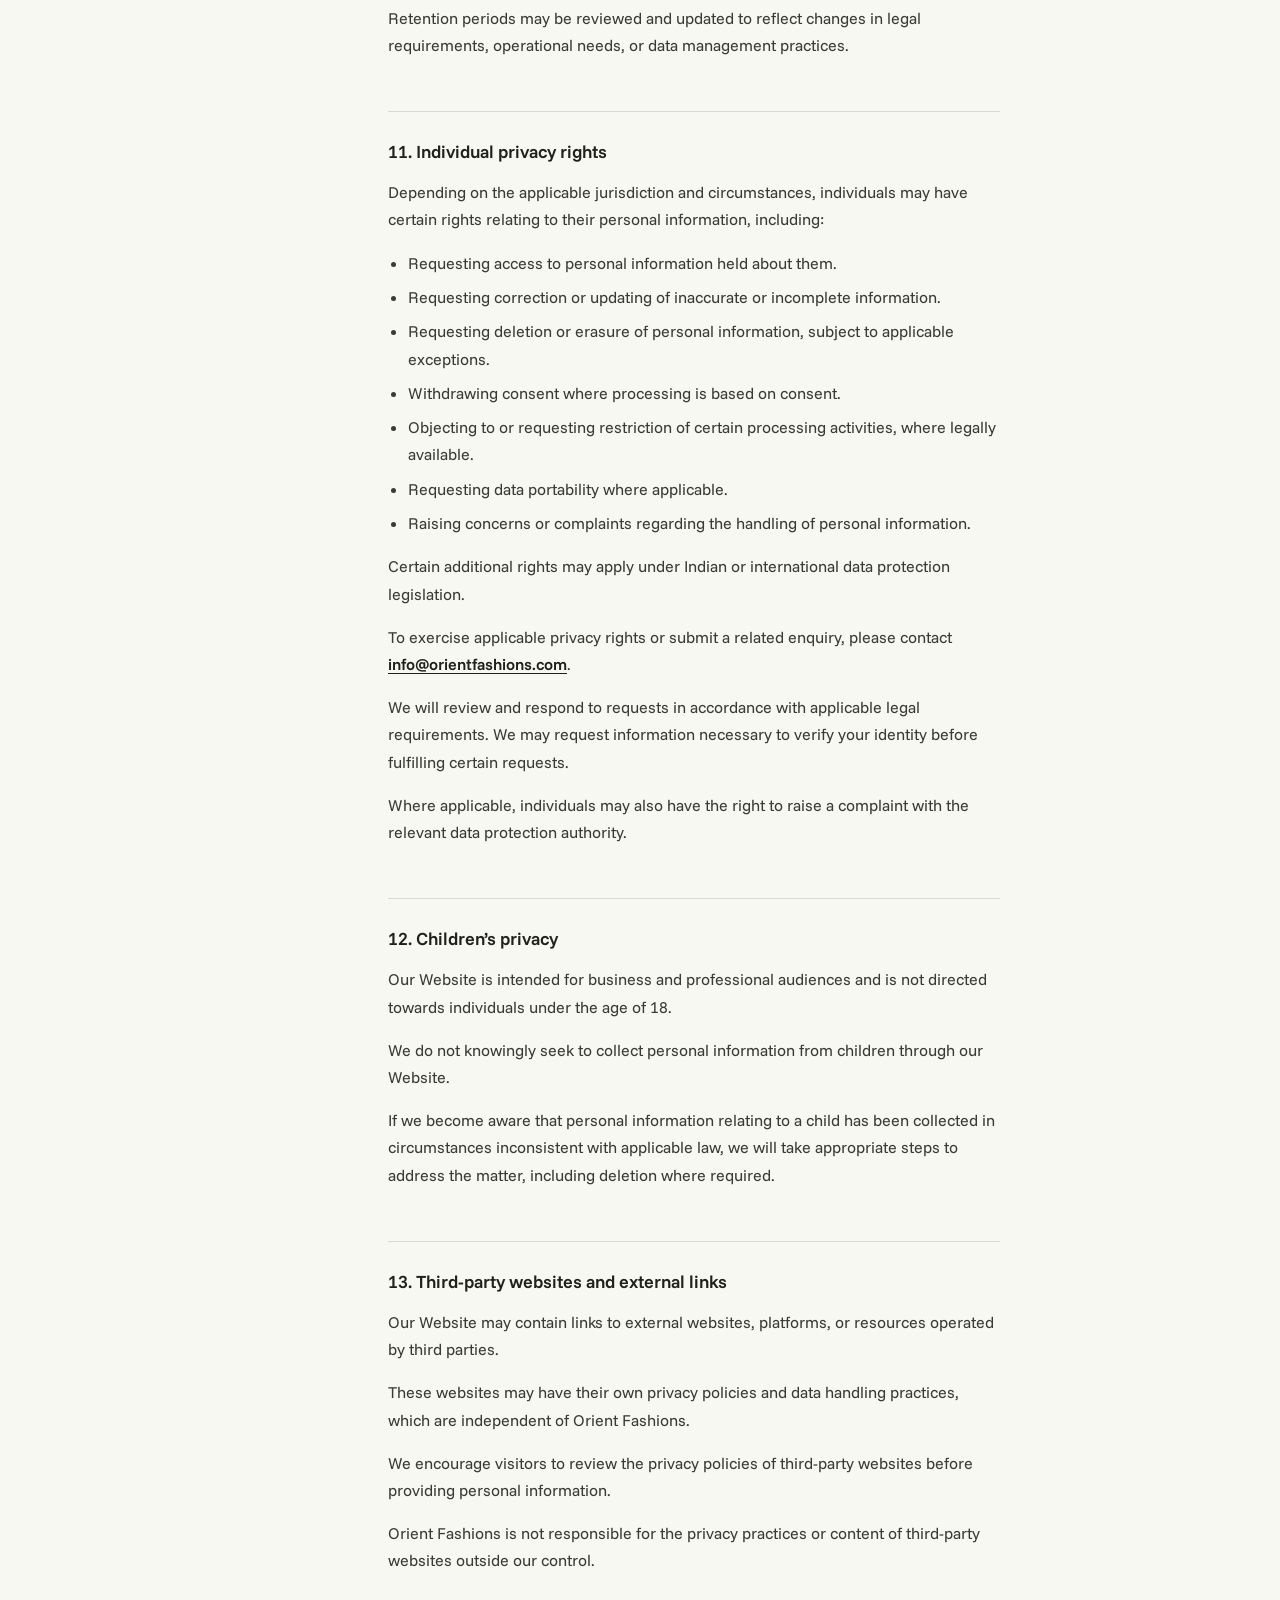
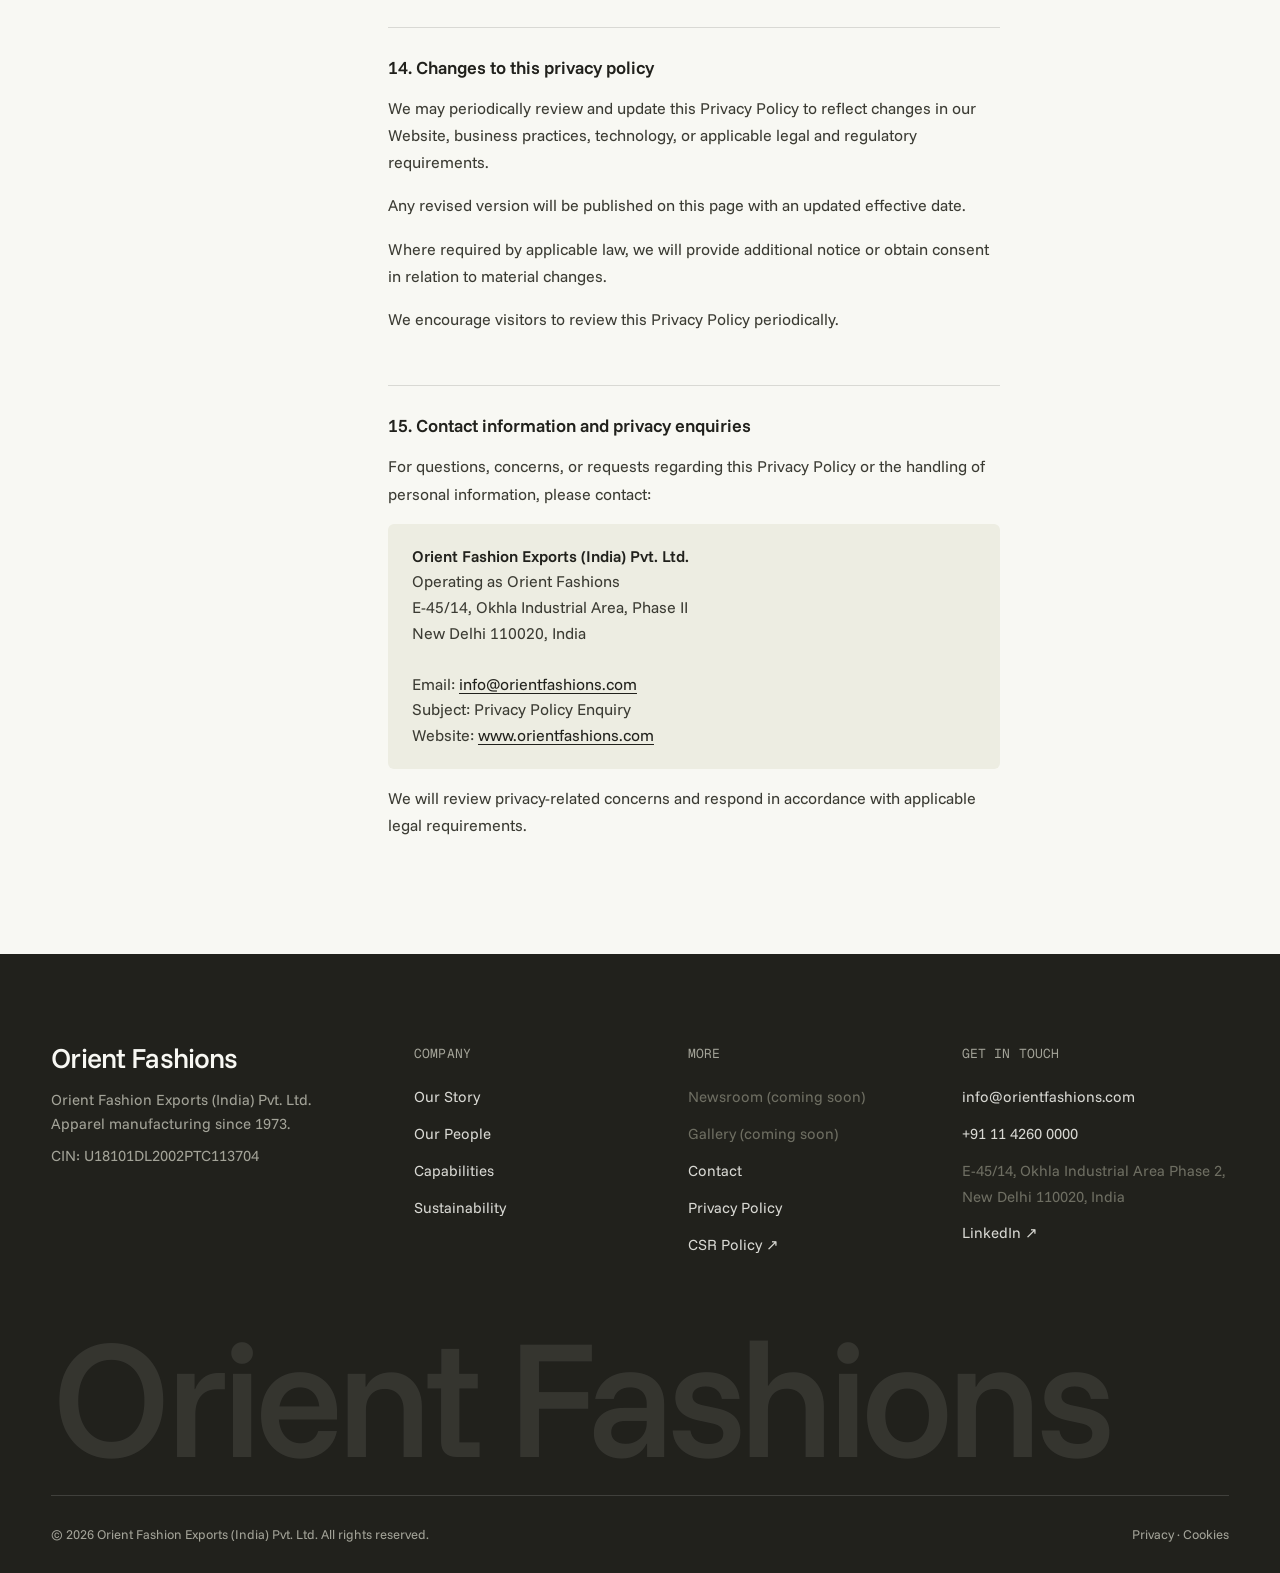
<file: privacy.html>
<!DOCTYPE html>
<html lang="en">
<head>
<meta charset="utf-8">
<meta name="viewport" content="width=device-width, initial-scale=1">
<title>Privacy Policy | Orient Fashions</title>
<meta name="description" content="How Orient Fashions collects, uses, shares, retains and protects personal information submitted through orientfashions.com, and how to exercise your privacy rights.">
<link rel="canonical" href="https://orientfashions.com/privacy">
<script>/* Test copies (e.g. GitHub Pages) must not appear in search results */
if (!/(^|\.)orientfashions\.com$/.test(location.hostname) && location.protocol !== 'file:') { var r = document.createElement('meta'); r.name = 'robots'; r.content = 'noindex, nofollow'; document.head.appendChild(r); }</script>
<meta property="og:type" content="website">
<meta property="og:site_name" content="Orient Fashions">
<meta property="og:title" content="Privacy Policy | Orient Fashions">
<meta property="og:description" content="How Orient Fashions collects, uses, shares and protects personal information shared through its website, and how to exercise your privacy rights.">
<meta property="og:url" content="https://orientfashions.com/privacy">
<meta property="og:image" content="https://orientfashions.com/assets/img/social-preview.jpg">
<meta property="og:image:width" content="1200">
<meta property="og:image:height" content="630">
<meta property="og:image:alt" content="Orient Fashions: leading apparel manufacturer and exporter, since 1973, New Delhi">
<meta name="twitter:card" content="summary_large_image">
<meta name="twitter:title" content="Privacy Policy | Orient Fashions">
<meta name="twitter:description" content="How Orient Fashions collects, uses, shares and protects personal information shared through its website, and how to exercise your privacy rights.">
<meta name="twitter:image" content="https://orientfashions.com/assets/img/social-preview.jpg">
<link rel="preload" href="assets/fonts/funnel-sans-latin-wght-normal.woff2" as="font" type="font/woff2" crossorigin>
<link rel="preload" href="assets/fonts/geist-mono-latin-400-normal.woff2" as="font" type="font/woff2" crossorigin>
<link rel="stylesheet" href="assets/css/style.min.css?v=20261103b">
<link rel="icon" href="favicon.ico" sizes="any">
<link rel="icon" type="image/png" sizes="48x48" href="favicon-48x48.png">
<link rel="icon" type="image/png" sizes="32x32" href="favicon-32x32.png">
<link rel="icon" type="image/png" sizes="16x16" href="favicon-16x16.png">
<link rel="apple-touch-icon" sizes="180x180" href="apple-touch-icon.png">
<link rel="manifest" href="site.webmanifest">
<meta name="theme-color" content="#09342B">
</head>
<body>

<header class="hdr hdr--solid">
  <div class="wrap hdr__in">
    <a class="brand" href="./" aria-label="Orient Fashions home">
      <span class="brand__mark">Orient Fashions</span>
      <span class="brand__sub">Est. 1973</span>
    </a>
    <nav class="nav" aria-label="Primary">
      <a href="our-story">Our Story</a>
      <a href="our-people">Our People</a>
      <a href="capabilities">Capabilities</a>
      <a href="sustainability">Sustainability</a>
      <a class="is-soon" role="link" aria-disabled="true">Newsroom</a>
      <a class="is-soon" role="link" aria-disabled="true">Gallery</a>
      <a class="btn nav__cta" href="contact">Start a conversation <span class="arw">&#8594;</span></a>
    </nav>
    <div class="hdr__cta">
      <a class="btn" href="contact">Start a conversation <span class="arw">&#8594;</span></a>
      <button class="burger" aria-label="Menu" aria-expanded="false"><span></span></button>
    </div>
  </div>
</header>

<main>

<!-- ================= PAGE HERO ================= -->
<section class="page-hero">
  <div class="wrap">
    <span class="eyebrow" data-rv>Legal</span>
    <h1 class="display t-h1" data-rv="60" style="margin-top:1.25rem">Privacy policy</h1>
    <p class="lead" data-rv="120" style="margin-top:1.75rem;max-width:58ch">
      How Orient Fashions collects, uses, shares and protects the personal information you share
      with us through this website, and how to exercise your rights.
    </p>
    <dl class="legal__meta" data-rv="160">
      <div><dt>Effective</dt><dd><time datetime="2026-10-27">27 October 2026</time></dd></div>
      <div><dt>Company</dt><dd>Orient Fashion Exports (India) Pvt. Ltd., operating as Orient Fashions</dd></div>
      <div><dt>Questions</dt><dd><a href="mailto:info@orientfashions.com?subject=Privacy%20Policy%20Enquiry">info@orientfashions.com</a></dd></div>
    </dl>
  </div>
</section>

<!-- ================= POLICY ================= -->
<section style="padding-bottom:var(--section-y)">
  <div class="wrap legal">
    <nav class="legal__toc" aria-label="Privacy policy sections">
      <p class="legal__toc-t">On this page</p>
      <ol>
        <li><a href="#introduction">Introduction</a></li>
        <li><a href="#scope">Scope</a></li>
        <li><a href="#information-we-collect">Information we collect</a></li>
        <li><a href="#how-we-use">How we use it</a></li>
        <li><a href="#legal-basis">Legal basis</a></li>
        <li><a href="#cookies">Cookies</a></li>
        <li><a href="#sharing">Sharing and disclosure</a></li>
        <li><a href="#international-transfers">International transfers</a></li>
        <li><a href="#security">Data security</a></li>
        <li><a href="#retention">Data retention</a></li>
        <li><a href="#your-rights">Your privacy rights</a></li>
        <li><a href="#children">Children’s privacy</a></li>
        <li><a href="#third-party-links">Third-party links</a></li>
        <li><a href="#changes">Changes to this policy</a></li>
        <li><a href="#contact">Contact us</a></li>
      </ol>
    </nav>
    <article class="legal__body">
<h2 id="introduction">1. Introduction</h2>
<p>At Orient Fashion Exports (India) Pvt. Ltd., operating as Orient Fashions (“Orient Fashions”, “Company”, “we”, “our”, or “us”), we are committed to respecting and protecting the privacy of individuals who interact with our website and business.</p>
<p>Headquartered in New Delhi, India, Orient Fashions is an apparel manufacturing and export house serving clients across international markets. We recognise the importance of responsible data handling and maintaining transparency in the collection, use, storage, and protection of personal information.</p>
<p>This Privacy Policy explains how we collect, use, disclose, retain, and protect personal information obtained through our website, <a href="https://orientfashions.com/">www.orientfashions.com</a> (the “Website”), including information submitted through business enquiries, recruitment applications, and other website interactions.</p>
<p>We are committed to handling personal information in accordance with applicable data protection laws and regulations.</p>
<h2 id="scope">2. Scope of this privacy policy</h2>
<p>This Privacy Policy applies to individuals interacting with our Website, including:</p>
<ul>
<li>Visitors exploring our company information, manufacturing capabilities, facilities, and services.</li>
<li>Prospective and existing buyers, suppliers, and business partners.</li>
<li>Individuals submitting business enquiries or requesting information.</li>
<li>Candidates applying for employment opportunities.</li>
<li>Visitors accessing or downloading company brochures, profiles, or other resources.</li>
</ul>
<p>This Policy primarily concerns personal information collected through our Website and related communications. Separate privacy notices or agreements may apply to employment records, manufacturing operations, and other business activities conducted outside the Website.</p>
<h2 id="information-we-collect">3. Information we collect</h2>
<p>Depending on how you interact with our Website, we may collect the following categories of personal information.</p>
<h3 id="information-provided-voluntarily">3.1 Information provided voluntarily</h3>
<p>When submitting an enquiry or contacting us through our Website, you may provide:</p>
<ul>
<li>Name and professional contact information.</li>
<li>Company or organisation details.</li>
<li>Country or geographical location.</li>
<li>Business enquiries, messages, and correspondence.</li>
<li>Any additional information voluntarily submitted.</li>
</ul>
<h3 id="recruitment-information">3.2 Recruitment information</h3>
<p>When applying for employment opportunities, we may collect:</p>
<ul>
<li>Name and contact information.</li>
<li>Curriculum vitae (CV) or résumé.</li>
<li>Educational qualifications and professional experience.</li>
<li>Employment history and relevant skills.</li>
<li>Other information voluntarily submitted during recruitment.</li>
</ul>
<p>Recruitment information is used to assess applications, communicate with candidates, and administer recruitment processes.</p>
<h3 id="technical-and-website-information">3.3 Technical and website information</h3>
<p>When accessing our Website, certain technical information may be collected automatically through our website infrastructure, including:</p>
<ul>
<li>Internet Protocol (IP) address.</li>
<li>Browser type and version.</li>
<li>Device type and operating system.</li>
<li>Date and time of website access.</li>
<li>Technical logs relating to website functionality and security.</li>
</ul>
<p>The precise information collected depends on the technical configuration of the Website.</p>
<h2 id="how-we-use">4. How we use personal information</h2>
<p>We collect and process personal information for specified, lawful business purposes, including:</p>
<p><strong>Business communication:</strong> Responding to enquiries, providing requested information, and communicating with existing or prospective business partners.</p>
<p><strong>Commercial relationships:</strong> Facilitating discussions regarding apparel manufacturing, sourcing, production capabilities, exports, and potential business collaborations.</p>
<p><strong>Recruitment and employment:</strong> Reviewing employment applications, assessing candidate suitability, communicating regarding opportunities, and managing recruitment processes.</p>
<p><strong>Website operations:</strong> Maintaining, operating, troubleshooting, and improving the functionality, accessibility, reliability, and security of our Website.</p>
<p><strong>Legal and regulatory compliance:</strong> Complying with applicable laws, regulatory obligations, and lawful requests from relevant authorities.</p>
<p>We do not currently operate a newsletter subscription service or use website enquiries for routine promotional email campaigns.</p>
<p>We will not use personal information for unrelated purposes without an appropriate lawful basis or additional consent where required.</p>
<h2 id="legal-basis">5. Legal basis for processing personal information</h2>
<p>We process personal information on lawful grounds applicable to the relevant jurisdiction and processing activity.</p>
<p>Depending on the circumstances, these may include:</p>
<ul>
<li><strong>Consent:</strong> Where an individual has provided valid consent for a specified purpose.</li>
<li><strong>Contractual necessity:</strong> Where processing is required to fulfil a contract or take steps requested before entering into one.</li>
<li><strong>Legitimate interests:</strong> Where permitted by applicable law, for appropriate business communications, website security, and management of professional relationships.</li>
<li><strong>Legal obligations:</strong> Where processing is necessary to comply with applicable legal or regulatory requirements.</li>
</ul>
<p>Where Indian data protection legislation applies, personal information will be processed on grounds permitted under the applicable provisions of that legislation, including consent and specified legitimate uses where available.</p>
<h2 id="cookies">6. Cookies and website technologies</h2>
<p>Our Website uses essential cookies where necessary to support its basic functionality, operation, and security.</p>
<p>Essential cookies may be used to:</p>
<ul>
<li>Enable core website functions.</li>
<li>Maintain website stability and performance.</li>
<li>Support secure browsing and technical operations.</li>
<li>Facilitate the proper functioning of website features.</li>
</ul>
<p>Other than the optional Google Maps view described below, we do not currently use non-essential cookies for advertising, behavioural profiling, or marketing analytics.</p>
<h3 id="google-maps">6.1 Google Maps</h3>
<p>Our Contact page includes an optional Google Maps view showing our location. The map is provided by Google, and it does not load automatically. It loads only if you choose to show it.</p>
<p>When the map loads, Google may set its own cookies and collect information such as your IP address and how you interact with the map. Google processes this information under its own <a href="https://policies.google.com/privacy" target="_blank" rel="noopener">Privacy Policy</a>, and we do not control these cookies or the information Google collects.</p>
<p>We rely on your consent to load the map. If you choose to show it, we remember that choice in your browser so the map loads on later visits. You can withdraw your consent at any time by selecting “Stop loading Google Maps” below the map, or by clearing your browser’s stored data. If you prefer not to load the map, you can open our location directly on Google Maps instead.</p>
<p>Visitors may manage or restrict cookies through their browser settings. However, disabling certain essential cookies may affect the functionality of the Website.</p>
<p>If additional analytics, advertising, or non-essential tracking technologies are introduced in the future, we will update this Privacy Policy and implement any notices or consent mechanisms required by applicable law.</p>
<h2 id="sharing">7. Sharing and disclosure of personal information</h2>
<p>Orient Fashions does not sell personal information to third parties.</p>
<p>Personal information submitted through our Website may be accessed by authorised personnel within relevant company departments, including Human Resources and teams responsible for business enquiries, communications, and commercial relationships.</p>
<p>Where necessary and lawful, personal information may also be disclosed to:</p>
<ul>
<li><strong>Technology and service providers:</strong> Organisations providing website infrastructure, email services, technical support, or other operational services.</li>
<li><strong>Professional advisers:</strong> Legal, regulatory, or other professional advisers where disclosure is reasonably necessary.</li>
<li><strong>Regulatory and legal authorities:</strong> Government authorities, regulators, courts, or law enforcement agencies where disclosure is required or permitted by applicable law.</li>
</ul>
<p>Access to personal information is intended to be limited to individuals and service providers with a legitimate operational requirement.</p>
<p>Where third parties process personal information on our behalf, we will seek to maintain appropriate confidentiality and data protection safeguards as required by applicable law.</p>
<h2 id="international-transfers">8. International data processing and transfers</h2>
<p>Orient Fashions operates from India and maintains business relationships with organisations across Europe, the United Kingdom, the United States, Canada, Australia, and other international markets.</p>
<p>As part of our business communications and website operations, personal information may be processed, accessed, or transferred across jurisdictions.</p>
<p>Where international transfers of personal information occur, we will comply with applicable data protection requirements and implement appropriate safeguards where legally required.</p>
<p>Such safeguards may include contractual protections or other legally recognised transfer mechanisms, depending on the relevant jurisdiction and circumstances.</p>
<p>The locations of our website hosting, email infrastructure, and other relevant data-processing services are subject to technical verification.</p>
<h2 id="security">9. Data security</h2>
<p>We recognise the importance of safeguarding personal information against unauthorised access, misuse, alteration, loss, or disclosure.</p>
<p>Orient Fashions seeks to maintain appropriate organisational and technical security measures proportionate to the nature of the information processed and the associated risks.</p>
<p>These measures are intended to support the confidentiality, integrity, and availability of personal information and are reviewed as our website infrastructure and business requirements evolve.</p>
<p>However, no method of transmission over the internet or electronic storage can be guaranteed to be completely secure.</p>
<p>Visitors are encouraged not to submit unnecessary sensitive personal information through general website enquiry forms.</p>
<h2 id="retention">10. Data retention</h2>
<p>Orient Fashions retains personal information only for as long as reasonably necessary to fulfil the purposes for which it was collected, subject to applicable legal, regulatory, and contractual obligations.</p>
<p>Our standard retention periods are as follows:</p>
<h3 id="recruitment-applications">10.1 Recruitment applications</h3>
<p>Personal information, including CVs, résumés, and supporting documents submitted by unsuccessful job applicants, will generally be retained for up to <strong>12 months following the closure of the relevant recruitment process</strong>.</p>
<p>After this period, such information will be securely deleted or anonymised unless a longer retention period is required or permitted by applicable law and supported by an appropriate lawful basis.</p>
<p>Information relating to successful applicants who become employees may be retained in accordance with separate employee recordkeeping policies and applicable legal requirements.</p>
<h3 id="business-enquiries-and-correspondence">10.2 Business enquiries and correspondence</h3>
<p>Personal information collected through general business enquiries and professional communications will generally be retained for up to <strong>24 months following the last meaningful interaction</strong>.</p>
<p>Information associated with ongoing commercial relationships, contractual obligations, legal requirements, or legitimate business recordkeeping needs may be retained for longer where permitted by applicable law.</p>
<h3 id="technical-website-information">10.3 Technical website information</h3>
<p>Technical website information and security-related logs will generally be retained for up to <strong>90 days</strong>, unless a longer retention period is necessary for security investigations, legal obligations, dispute resolution, or other lawful purposes.</p>
<h3 id="secure-disposal">10.4 Secure disposal</h3>
<p>When personal information is no longer required, we will take appropriate measures to securely delete, anonymise, or otherwise dispose of it, subject to applicable legal obligations.</p>
<p>Retention periods may be reviewed and updated to reflect changes in legal requirements, operational needs, or data management practices.</p>
<h2 id="your-rights">11. Individual privacy rights</h2>
<p>Depending on the applicable jurisdiction and circumstances, individuals may have certain rights relating to their personal information, including:</p>
<ul>
<li>Requesting access to personal information held about them.</li>
<li>Requesting correction or updating of inaccurate or incomplete information.</li>
<li>Requesting deletion or erasure of personal information, subject to applicable exceptions.</li>
<li>Withdrawing consent where processing is based on consent.</li>
<li>Objecting to or requesting restriction of certain processing activities, where legally available.</li>
<li>Requesting data portability where applicable.</li>
<li>Raising concerns or complaints regarding the handling of personal information.</li>
</ul>
<p>Certain additional rights may apply under Indian or international data protection legislation.</p>
<p>To exercise applicable privacy rights or submit a related enquiry, please contact <strong><a href="mailto:info@orientfashions.com?subject=Privacy%20Policy%20Enquiry">info@orientfashions.com</a></strong>.</p>
<p>We will review and respond to requests in accordance with applicable legal requirements. We may request information necessary to verify your identity before fulfilling certain requests.</p>
<p>Where applicable, individuals may also have the right to raise a complaint with the relevant data protection authority.</p>
<h2 id="children">12. Children’s privacy</h2>
<p>Our Website is intended for business and professional audiences and is not directed towards individuals under the age of 18.</p>
<p>We do not knowingly seek to collect personal information from children through our Website.</p>
<p>If we become aware that personal information relating to a child has been collected in circumstances inconsistent with applicable law, we will take appropriate steps to address the matter, including deletion where required.</p>
<h2 id="third-party-links">13. Third-party websites and external links</h2>
<p>Our Website may contain links to external websites, platforms, or resources operated by third parties.</p>
<p>These websites may have their own privacy policies and data handling practices, which are independent of Orient Fashions.</p>
<p>We encourage visitors to review the privacy policies of third-party websites before providing personal information.</p>
<p>Orient Fashions is not responsible for the privacy practices or content of third-party websites outside our control.</p>
<h2 id="changes">14. Changes to this privacy policy</h2>
<p>We may periodically review and update this Privacy Policy to reflect changes in our Website, business practices, technology, or applicable legal and regulatory requirements.</p>
<p>Any revised version will be published on this page with an updated effective date.</p>
<p>Where required by applicable law, we will provide additional notice or obtain consent in relation to material changes.</p>
<p>We encourage visitors to review this Privacy Policy periodically.</p>
<h2 id="contact">15. Contact information and privacy enquiries</h2>
<p>For questions, concerns, or requests regarding this Privacy Policy or the handling of personal information, please contact:</p>
<address class="legal__addr">
<strong>Orient Fashion Exports (India) Pvt. Ltd.</strong><br> Operating as Orient Fashions<br> E-45/14, Okhla Industrial Area, Phase II<br> New Delhi 110020, India<br><br> Email: <a href="mailto:info@orientfashions.com?subject=Privacy%20Policy%20Enquiry">info@orientfashions.com</a><br> Subject: Privacy Policy Enquiry<br> Website: <a href="https://orientfashions.com/">www.orientfashions.com</a>
</address>
<p>We will review privacy-related concerns and respond in accordance with applicable legal requirements.</p>

    </article>
  </div>
</section>

</main>

<footer class="ftr">
  <div class="wrap">
    <div class="ftr__top">
      <div>
        <div class="brand__mark" style="font-size:1.75rem">Orient Fashions</div>
        <p class="small" style="margin-top:1rem;max-width:34ch;color:var(--on-dark-mute)">
          Orient Fashion Exports (India) Pvt. Ltd. Apparel manufacturing since 1973.
        </p>
        <p class="small" style="margin-top:.5rem;color:var(--on-dark-mute)">CIN: U18101DL2002PTC113704</p>
      </div>
      <div>
        <h5>Company</h5>
        <ul>
          <li><a href="our-story">Our Story</a></li>
          <li><a href="our-people">Our People</a></li>
          <li><a href="capabilities">Capabilities</a></li>
          <li><a href="sustainability">Sustainability</a></li>
        </ul>
      </div>
      <div>
        <h5>More</h5>
        <ul>
          <li><span class="small">Newsroom (coming soon)</span></li>
          <li><span class="small">Gallery (coming soon)</span></li>
          <li><a href="contact">Contact</a></li>
          <li><a href="privacy" aria-current="page">Privacy Policy</a></li>
          <li><a href="assets/docs/csr-policy.pdf" target="_blank" rel="noopener">CSR Policy &#8599;</a></li>
        </ul>
      </div>
      <div>
        <h5>Get in touch</h5>
        <ul>
          <li><a href="mailto:info@orientfashions.com">info@orientfashions.com</a></li>
          <li><a href="tel:+911142600000">+91 11 4260 0000</a></li>
          <li><span class="small">E-45/14, Okhla Industrial Area Phase 2,<br>New Delhi 110020, India</span></li>
          <li><a href="https://www.linkedin.com/company/orient-fashions/" target="_blank" rel="noopener">LinkedIn &#8599;</a></li>
        </ul>
      </div>
    </div>
    <div class="ftr__word" aria-hidden="true">Orient Fashions</div>
    <div class="ftr__bar">
      <span>&copy; <span data-year>2026</span> Orient Fashion Exports (India) Pvt. Ltd. All rights reserved.</span>
      <span class="ftr__legal"><a href="privacy">Privacy</a> · <a href="privacy#cookies">Cookies</a></span>
    </div>
  </div>
</footer>

<script src="assets/js/main.min.js?v=20261103b" defer></script>
</body>
</html>
</file>
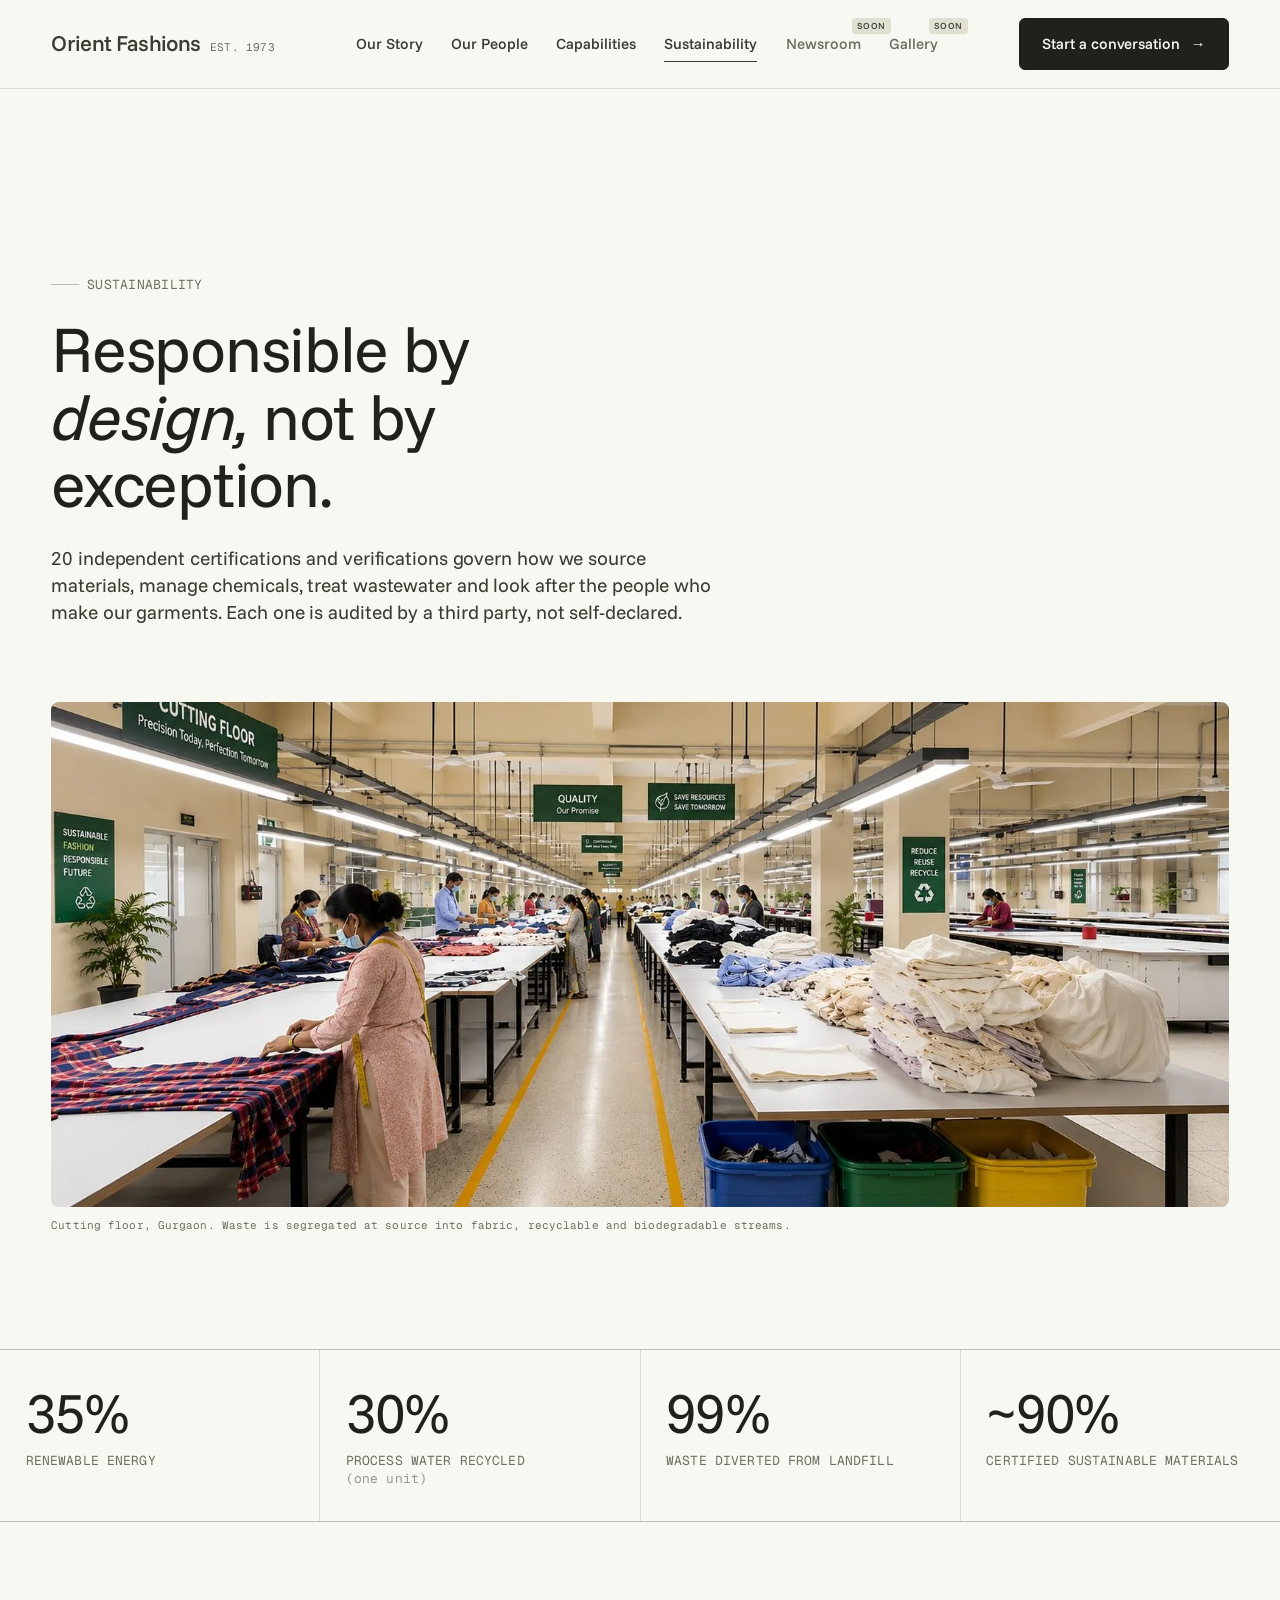
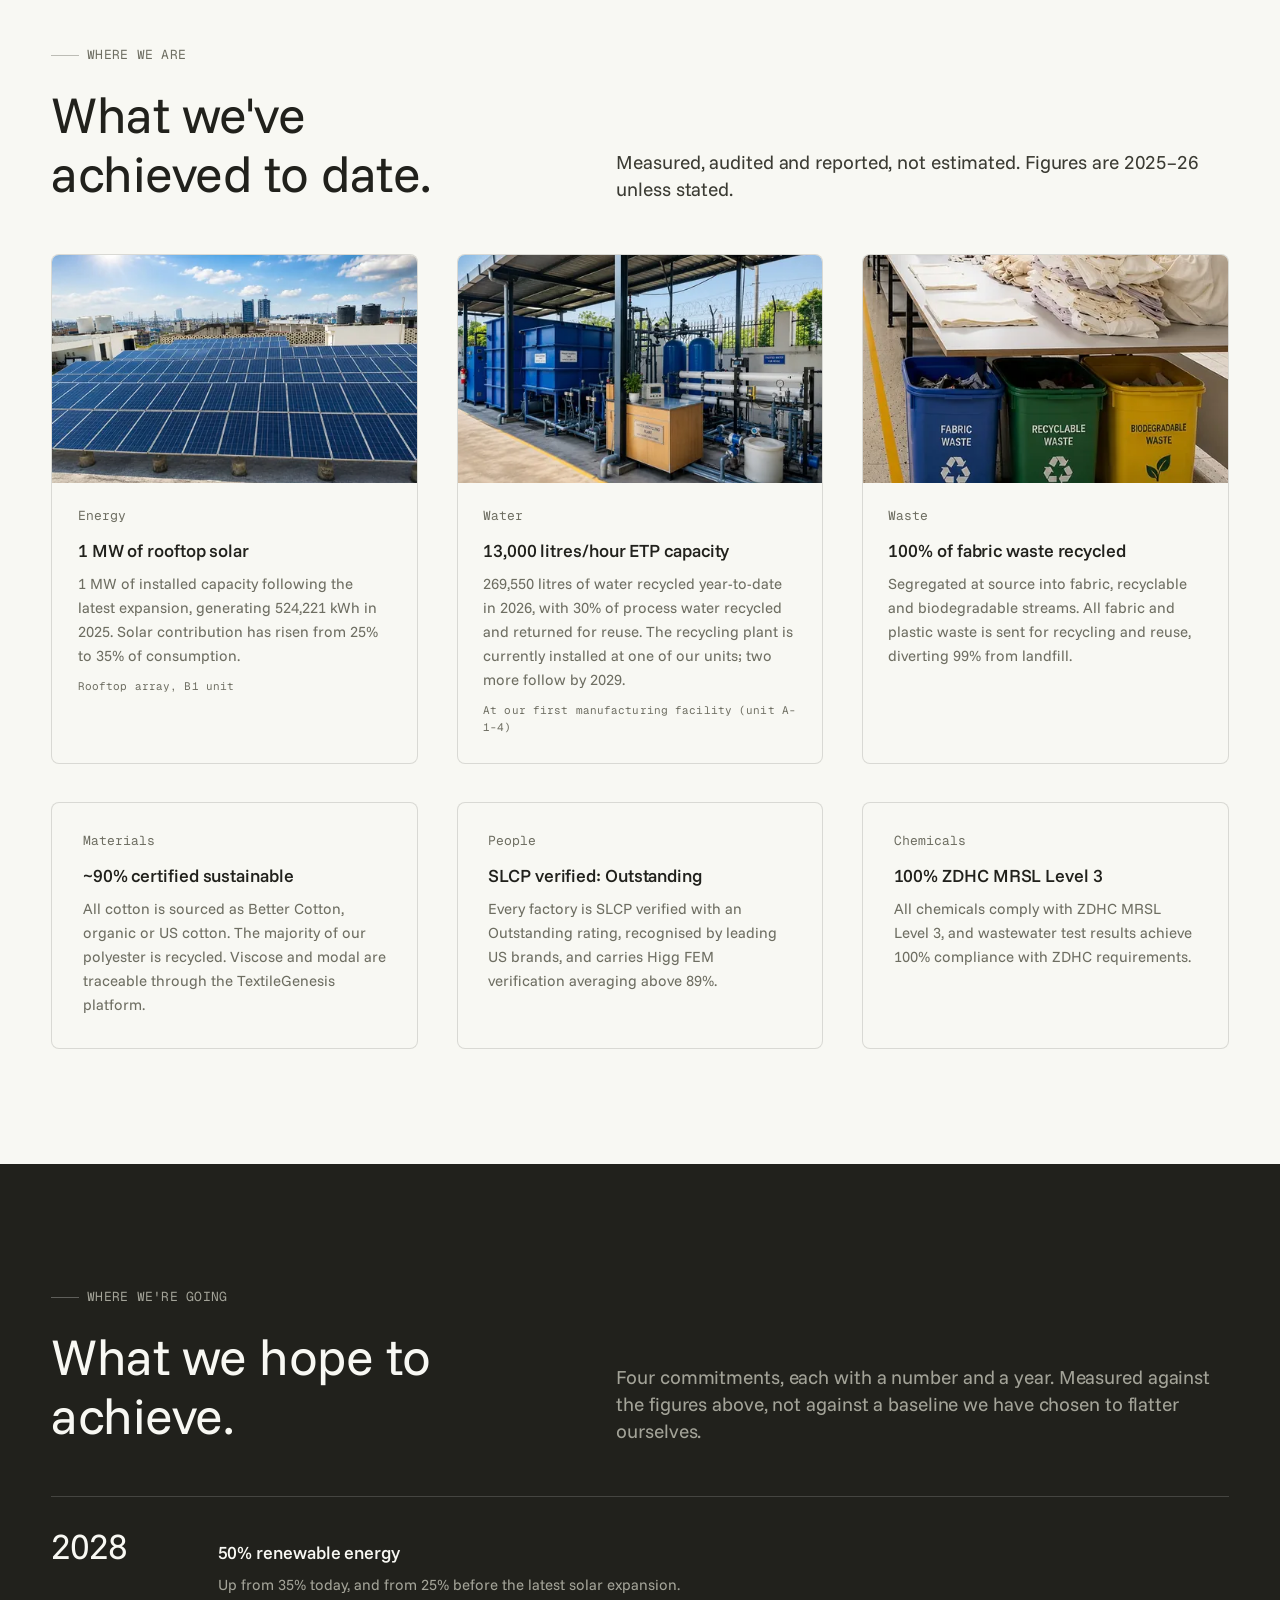
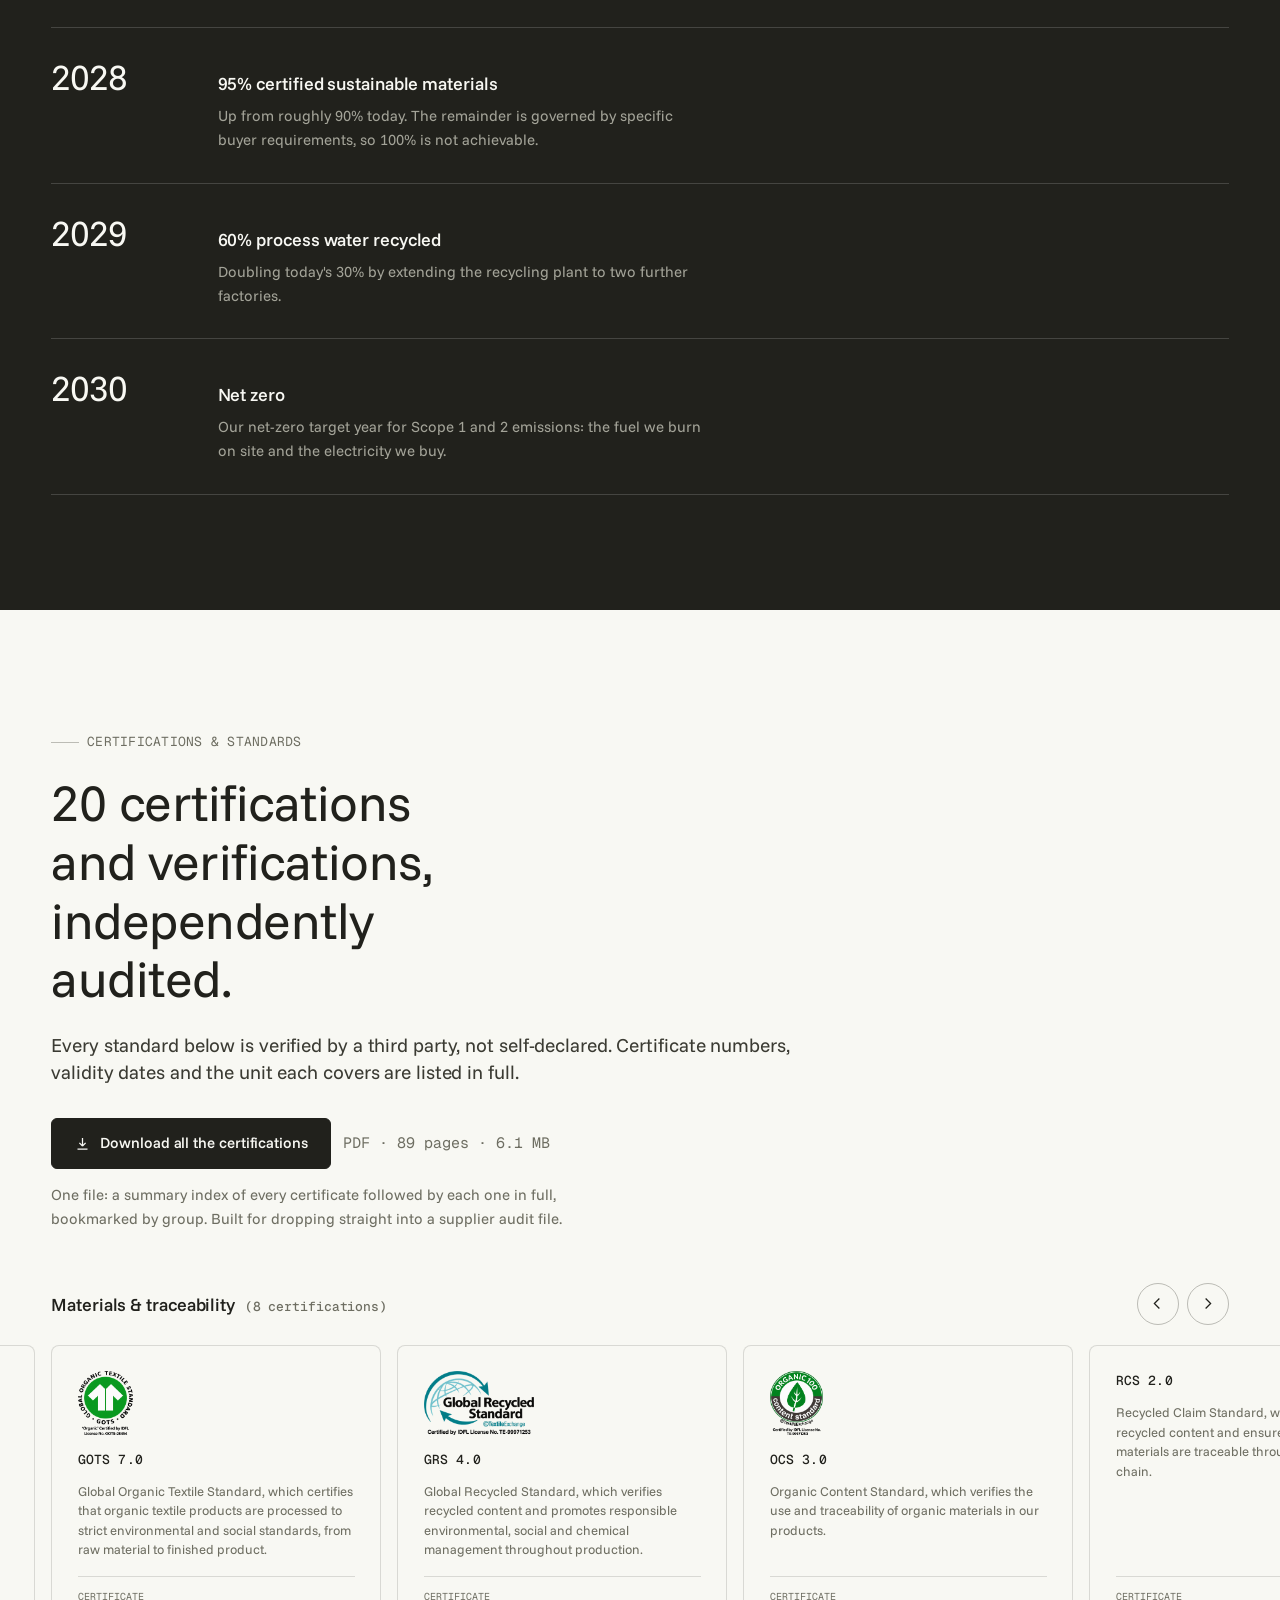
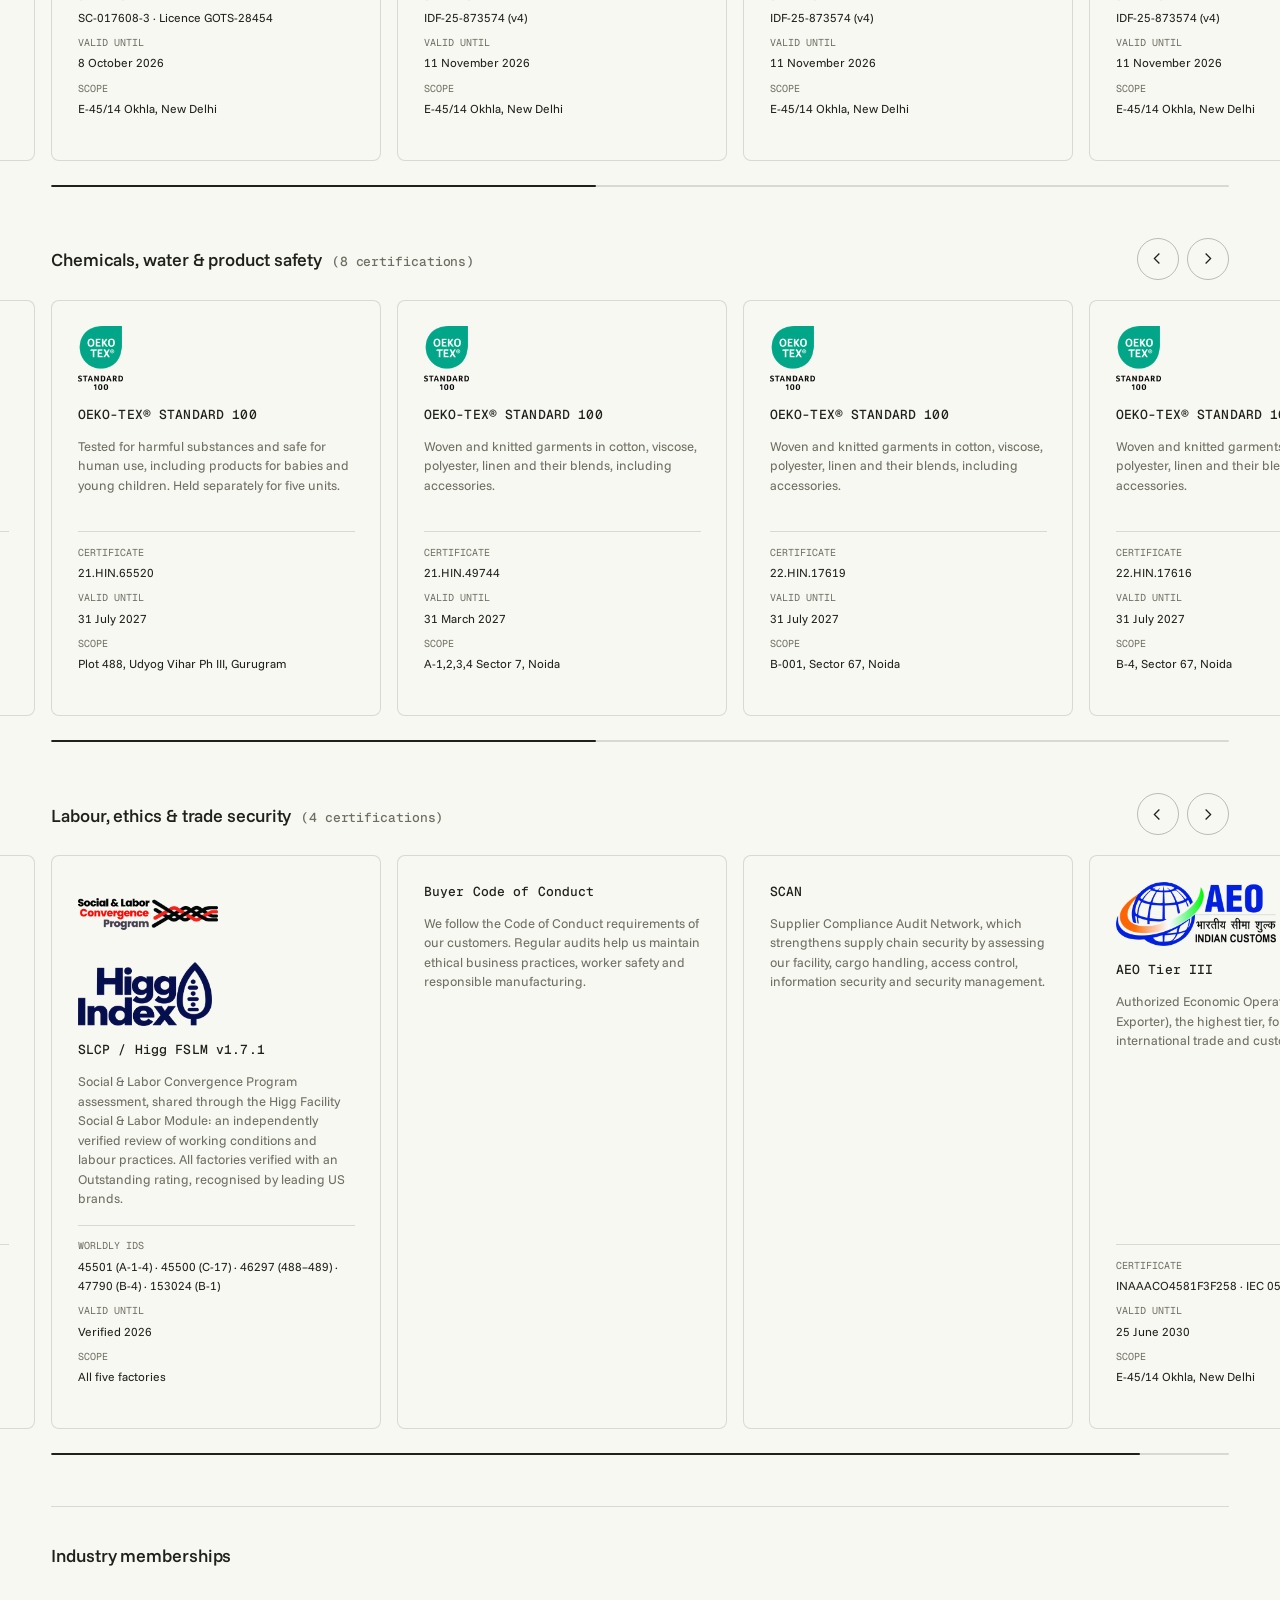
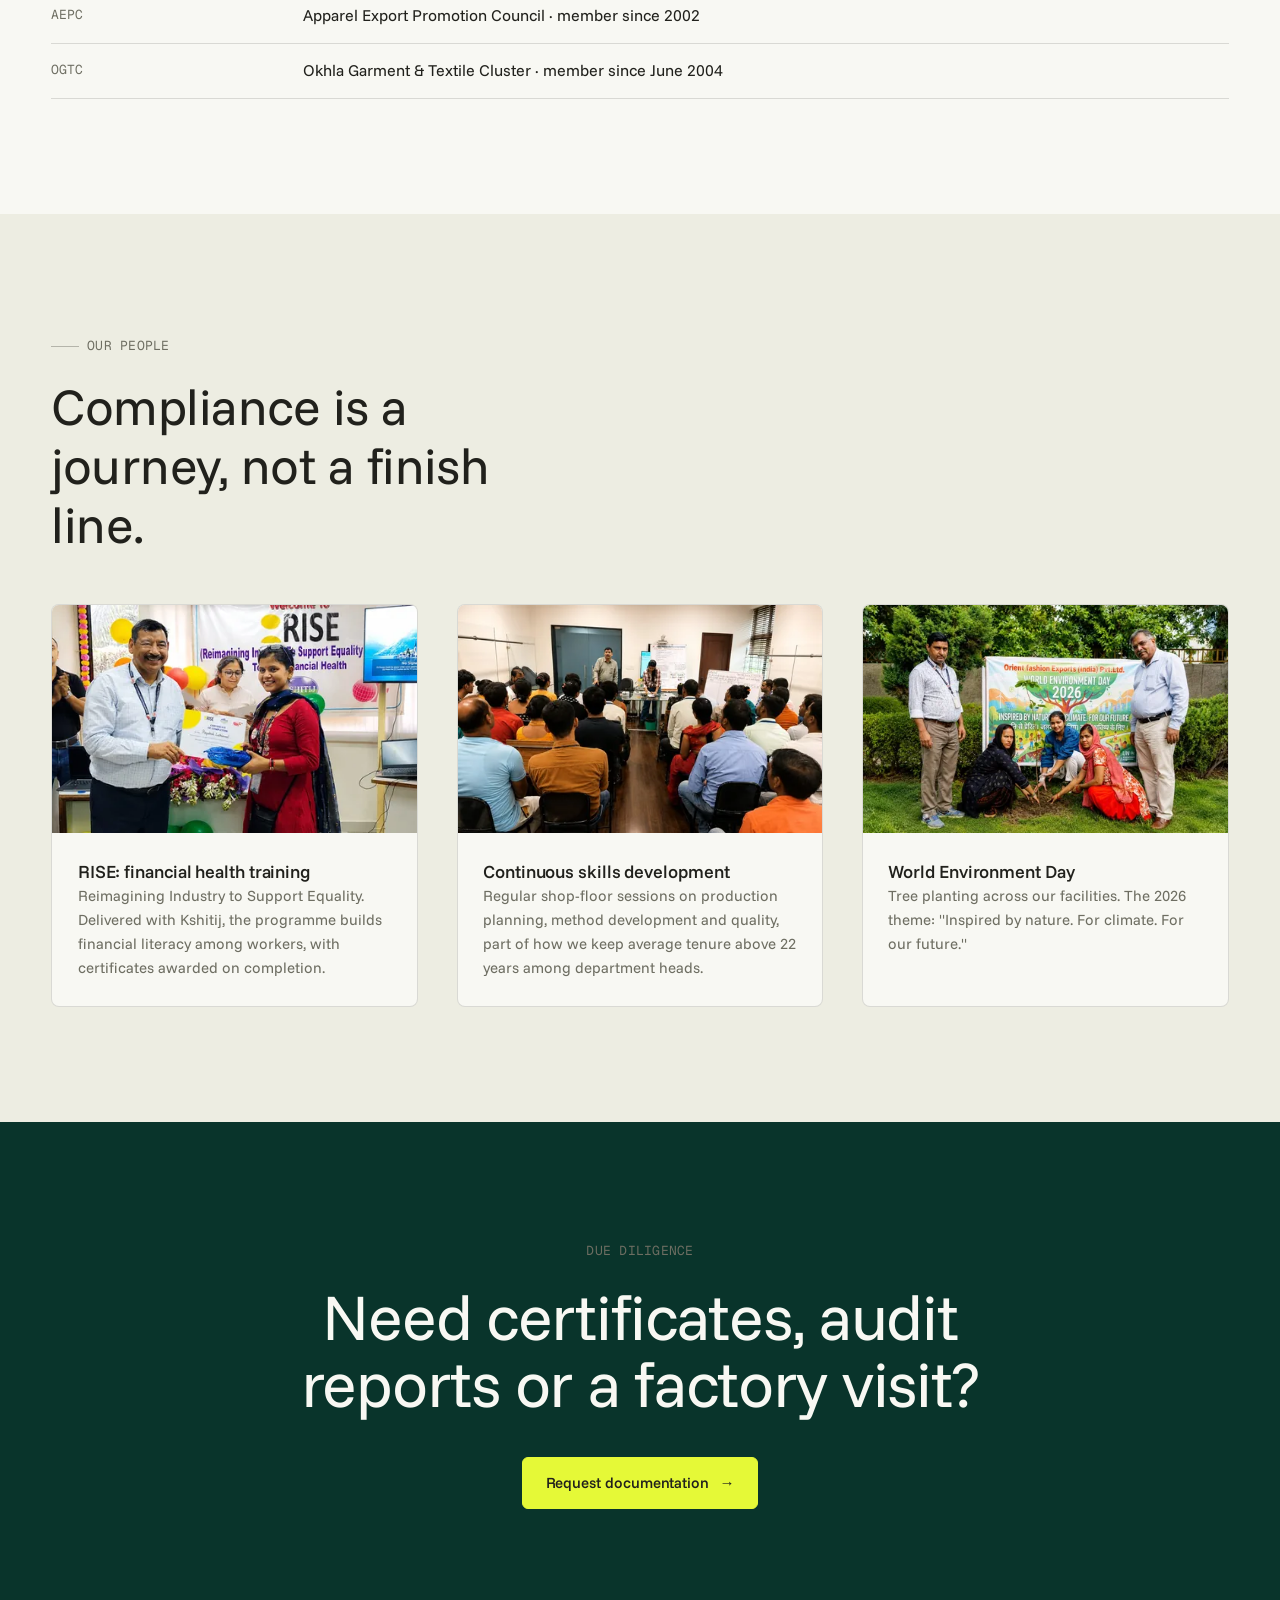
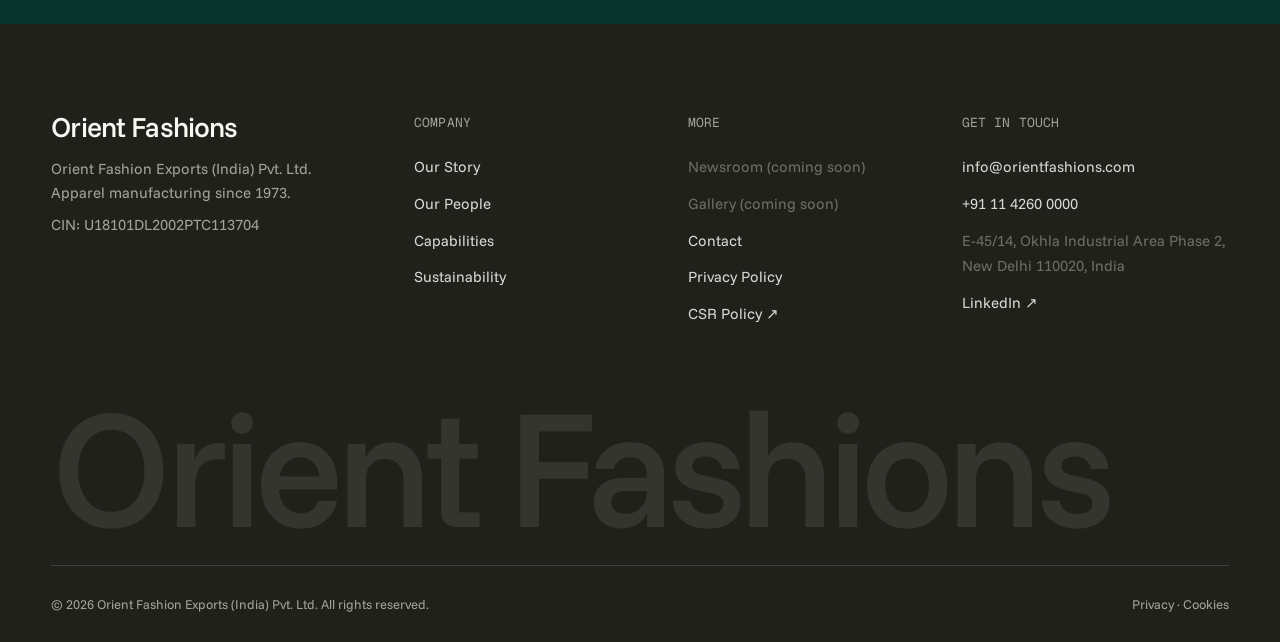
<file: sustainability.html>
<!DOCTYPE html>
<html lang="en">
<head>
<meta charset="utf-8">
<meta name="viewport" content="width=device-width, initial-scale=1">
<title>Sustainability: Certifications, Data &amp; Commitments | Orient Fashions</title>
<meta name="description" content="1 MW of rooftop solar, 35% renewable energy, 99% of waste diverted from landfill, every factory SLCP verified at Outstanding and Higg FEM averaging 89%+. 20 independently audited certifications and verifications, downloadable as a single audit pack.">
<link rel="canonical" href="https://orientfashions.com/sustainability">
<script>/* Test copies (e.g. GitHub Pages) must not appear in search results */
if (!/(^|\.)orientfashions\.com$/.test(location.hostname) && location.protocol !== 'file:') { var r = document.createElement('meta'); r.name = 'robots'; r.content = 'noindex, nofollow'; document.head.appendChild(r); }</script>
<meta property="og:type" content="website">
<meta property="og:site_name" content="Orient Fashions">
<meta property="og:title" content="Sustainability: Certifications, Data &amp; Commitments | Orient Fashions">
<meta property="og:description" content="20 certifications and verifications, 1 MW of rooftop solar and 35% renewable energy. How Orient Fashions builds responsibly, with targets to 2028 and beyond.">
<meta property="og:url" content="https://orientfashions.com/sustainability">
<meta property="og:image" content="https://orientfashions.com/assets/img/social-preview.jpg">
<meta property="og:image:width" content="1200">
<meta property="og:image:height" content="630">
<meta property="og:image:alt" content="Orient Fashions: leading apparel manufacturer and exporter, since 1973, New Delhi">
<meta name="twitter:card" content="summary_large_image">
<meta name="twitter:title" content="Sustainability: Certifications, Data &amp; Commitments | Orient Fashions">
<meta name="twitter:description" content="20 certifications and verifications, 1 MW of rooftop solar and 35% renewable energy. How Orient Fashions builds responsibly, with targets to 2028 and beyond.">
<meta name="twitter:image" content="https://orientfashions.com/assets/img/social-preview.jpg">
<link rel="preload" href="assets/fonts/funnel-sans-latin-wght-normal.woff2" as="font" type="font/woff2" crossorigin>
<link rel="preload" href="assets/fonts/geist-mono-latin-400-normal.woff2" as="font" type="font/woff2" crossorigin>
<link rel="stylesheet" href="assets/css/style.min.css?v=20261103b">
<link rel="icon" href="favicon.ico" sizes="any">
<link rel="icon" type="image/png" sizes="48x48" href="favicon-48x48.png">
<link rel="icon" type="image/png" sizes="32x32" href="favicon-32x32.png">
<link rel="icon" type="image/png" sizes="16x16" href="favicon-16x16.png">
<link rel="apple-touch-icon" sizes="180x180" href="apple-touch-icon.png">
<link rel="manifest" href="site.webmanifest">
<meta name="theme-color" content="#09342B">
</head>
<body>

<header class="hdr hdr--solid">
  <div class="wrap hdr__in">
    <a class="brand" href="./" aria-label="Orient Fashions home">
      <span class="brand__mark">Orient Fashions</span>
      <span class="brand__sub">Est. 1973</span>
    </a>
    <nav class="nav" aria-label="Primary">
      <a href="our-story">Our Story</a>
      <a href="our-people">Our People</a>
      <a href="capabilities">Capabilities</a>
      <a href="sustainability" aria-current="page">Sustainability</a>
      <a class="is-soon" role="link" aria-disabled="true">Newsroom</a>
      <a class="is-soon" role="link" aria-disabled="true">Gallery</a>
      <a class="btn nav__cta" href="contact">Start a conversation <span class="arw">&#8594;</span></a>
    </nav>
    <div class="hdr__cta">
      <a class="btn" href="contact">Start a conversation <span class="arw">&#8594;</span></a>
      <button class="burger" aria-label="Menu" aria-expanded="false"><span></span></button>
    </div>
  </div>
</header>

<main>

<section class="page-hero">
  <div class="wrap">
    <span class="eyebrow" data-rv>Sustainability</span>
    <h1 class="display t-h1" data-rv="60" style="margin-top:1.25rem">
      Responsible by <em>design,</em> not by exception.
    </h1>
    <p class="lead" data-rv="120" style="margin-top:1.75rem;max-width:60ch">
      20 independent certifications and verifications govern how we source materials, manage chemicals, treat
      wastewater and look after the people who make our garments. Each one is audited by a third party, not self-declared.
    </p>
  </div>
</section>

<div class="wrap" style="padding-bottom:var(--section-y)">
  <div class="frame frame--wide" data-rv>
    <img width="1600" height="900" class="img" src="assets/img/cutting-floor.webp" srcset="assets/img/cutting-floor-480.webp 480w, assets/img/cutting-floor-800.webp 800w, assets/img/cutting-floor.webp 1600w" sizes="(max-width: 1024px) 92vw, 93vw" alt="The cutting floor at our Gurgaon facility, with waste segregation stations and sustainability signage" loading="lazy">
  </div>
  <p class="cap-note">Cutting floor, Gurgaon. Waste is segregated at source into fabric, recyclable and biodegradable streams.</p>
</div>

<!-- ================= HEADLINE NUMBERS ================= -->
<section aria-label="Sustainability at a glance">
  <div class="wrap" style="padding-inline:0">
    <div class="stats">
      <div class="stat"><div class="stat__n">35%</div><div class="stat__l">Renewable energy</div></div>
      <div class="stat"><div class="stat__n">30%</div><div class="stat__l">Process water recycled<br><span style="text-transform:none;opacity:.7">(one unit)</span></div></div>
      <div class="stat"><div class="stat__n">99%</div><div class="stat__l">Waste diverted from landfill</div></div>
      <div class="stat"><div class="stat__n">~90%</div><div class="stat__l">Certified sustainable materials</div></div>
    </div>
  </div>
</section>

<!-- ================= ACHIEVED ================= -->
<section class="section">
  <div class="wrap">
    <div class="split" style="align-items:end;margin-bottom:clamp(2rem,4vw,3.5rem)">
      <div>
        <span class="eyebrow" data-rv>Where we are</span>
        <h2 class="display t-h2" data-rv="60" style="margin-top:1.25rem;max-width:14ch">What we've achieved to date.</h2>
      </div>
      <p class="lead" data-rv="120">
        Measured, audited and reported, not estimated. Figures are 2025–26 unless stated.
      </p>
    </div>

    <div class="grid g-3" style="margin-bottom:clamp(1.5rem,3vw,2.5rem)">
      <article class="cap" data-rv>
        <div class="frame frame--l1610" style="border-radius:0"><img width="1448" height="1086" class="img" src="assets/img/solar-array.webp" srcset="assets/img/solar-array-480.webp 480w, assets/img/solar-array-800.webp 800w, assets/img/solar-array.webp 1448w" sizes="(max-width: 1024px) 92vw, 29vw" alt="Rooftop solar array at the B1 unit" loading="lazy"></div>
        <div class="cap__body">
          <div class="card__n">Energy</div>
          <h3 class="t-h4 card__t">1 MW of rooftop solar</h3>
          <p class="card__b">
            1 MW of installed capacity following the latest expansion, generating 524,221 kWh in
            2025. Solar contribution has risen from 25% to 35% of consumption.
          </p>
          <p class="cap-note">Rooftop array, B1 unit</p>
        </div>
      </article>

      <article class="cap" data-rv="60">
        <div class="frame frame--l1610" style="border-radius:0"><img width="1448" height="1086" class="img" src="assets/img/water-recycling-plant.webp" srcset="assets/img/water-recycling-plant-480.webp 480w, assets/img/water-recycling-plant-800.webp 800w, assets/img/water-recycling-plant.webp 1448w" sizes="(max-width: 1024px) 92vw, 29vw" alt="The effluent treatment and water recycling plant" loading="lazy"></div>
        <div class="cap__body">
          <div class="card__n">Water</div>
          <h3 class="t-h4 card__t">13,000 litres/hour ETP capacity</h3>
          <p class="card__b">
            269,550 litres of water recycled year-to-date in 2026, with 30% of process water
            recycled and returned for reuse. The recycling plant is currently installed at one of
            our units; two more follow by 2029.
          </p>
          <p class="cap-note">At our first manufacturing facility (unit A-1-4)</p>
        </div>
      </article>

      <article class="cap" data-rv="120">
        <div class="frame frame--l1610" style="border-radius:0"><img width="702" height="424" class="img" src="assets/img/waste-segregation.webp" srcset="assets/img/waste-segregation-480.webp 480w, assets/img/waste-segregation.webp 702w" sizes="(max-width: 1024px) 92vw, 29vw" alt="Fabric, recyclable and biodegradable waste segregation bins on the cutting floor" loading="lazy"></div>
        <div class="cap__body">
          <div class="card__n">Waste</div>
          <h3 class="t-h4 card__t">100% of fabric waste recycled</h3>
          <p class="card__b">
            Segregated at source into fabric, recyclable and biodegradable streams. All fabric and
            plastic waste is sent for recycling and reuse, diverting 99% from landfill.
          </p>
        </div>
      </article>
    </div>

    <div class="grid g-3">
      <article class="card" data-rv>
        <div class="card__n">Materials</div>
        <h3 class="t-h4 card__t">~90% certified sustainable</h3>
        <p class="card__b">
          All cotton is sourced as Better Cotton, organic or US cotton. The majority of our polyester
          is recycled. Viscose and modal are traceable through the TextileGenesis platform.
        </p>
      </article>

      <article class="card" data-rv="60">
        <div class="card__n">People</div>
        <h3 class="t-h4 card__t">SLCP verified: Outstanding</h3>
        <p class="card__b">
          Every factory is SLCP verified with an Outstanding rating, recognised by leading US brands,
          and carries Higg FEM verification averaging above 89%.
        </p>
      </article>

      <article class="card" data-rv="120">
        <div class="card__n">Chemicals</div>
        <h3 class="t-h4 card__t">100% ZDHC MRSL Level 3</h3>
        <p class="card__b">
          All chemicals comply with ZDHC MRSL Level 3, and wastewater test results achieve 100%
          compliance with ZDHC requirements.
        </p>
      </article>
    </div>
  </div>
</section>

<!-- ================= TARGETS ================= -->
<section class="section on-dark">
  <div class="wrap">
    <div class="split" style="align-items:end;margin-bottom:clamp(2rem,4vw,3.5rem)">
      <div>
        <span class="eyebrow" data-rv>Where we're going</span>
        <h2 class="display t-h2" data-rv="60" style="margin-top:1.25rem;max-width:14ch">What we hope to achieve.</h2>
      </div>
      <p class="lead" data-rv="120">
        Four commitments, each with a number and a year. Measured against the figures above, not
        against a baseline we have chosen to flatter ourselves.
      </p>
    </div>

    <div class="tl" style="border-color:rgba(255,255,255,.16)">
      <div class="tl__row" style="border-color:rgba(255,255,255,.16)" data-rv>
        <div class="tl__yr">2028</div>
        <div>
          <h3 class="t-h4">50% renewable energy</h3>
          <p class="mute small" style="margin-top:.5rem;max-width:var(--measure)">Up from 35% today, and from 25% before the latest solar expansion.</p>
        </div>
      </div>
      <div class="tl__row" style="border-color:rgba(255,255,255,.16)" data-rv>
        <div class="tl__yr">2028</div>
        <div>
          <h3 class="t-h4">95% certified sustainable materials</h3>
          <p class="mute small" style="margin-top:.5rem;max-width:var(--measure)">Up from roughly 90% today. The remainder is governed by specific buyer requirements, so 100% is not achievable.</p>
        </div>
      </div>
      <div class="tl__row" style="border-color:rgba(255,255,255,.16)" data-rv>
        <div class="tl__yr">2029</div>
        <div>
          <h3 class="t-h4">60% process water recycled</h3>
          <p class="mute small" style="margin-top:.5rem;max-width:var(--measure)">Doubling today's 30% by extending the recycling plant to two further factories.</p>
        </div>
      </div>
      <div class="tl__row" style="border-color:rgba(255,255,255,.16)" data-rv>
        <div class="tl__yr">2030</div>
        <div>
          <h3 class="t-h4">Net zero</h3>
          <p class="mute small" style="margin-top:.5rem;max-width:var(--measure)">Our net-zero target year for Scope 1 and 2 emissions: the fuel we burn on site and the electricity we buy.</p>
        </div>
      </div>
    </div>
  </div>
</section>

<!-- ================= CERTIFICATIONS ================= -->
<section class="section" id="certifications">
  <div class="wrap">
    <span class="eyebrow" data-rv>Certifications &amp; standards</span>
    <h2 class="display t-h2" data-rv="60" style="margin-top:1.25rem;max-width:16ch">20 certifications and verifications, independently audited.</h2>
    <p class="lead" data-rv="120" style="margin-top:1.5rem;max-width:70ch">
      Every standard below is verified by a third party, not self-declared. Certificate numbers,
      validity dates and the unit each covers are listed in full.
    </p>
    <div style="margin-top:2rem;display:flex;gap:.75rem;flex-wrap:wrap;align-items:center" data-rv="160">
      <a class="btn" href="assets/docs/Orient-Fashions-Certifications.pdf" download>
        <svg width="15" height="15" viewBox="0 0 24 24" fill="none" stroke="currentColor" stroke-width="2" aria-hidden="true"><path d="M12 3v13m0 0 5-5m-5 5-5-5M4 21h16"/></svg>
        Download all the certifications
      </a>
      <span class="small" style="font-family:var(--mono)">PDF · 89 pages · 6.1 MB</span>
    </div>
    <p class="small" data-rv="200" style="margin-top:.9rem;max-width:70ch">
      One file: a summary index of every certificate followed by each one in full, bookmarked by
      group. Built for dropping straight into a supplier audit file.
    </p>

    <div class="car" data-carousel style="margin-top:clamp(2.5rem,4vw,3.5rem)" data-rv>
      <div class="car__head">
        <h3 class="t-h4" style="margin:0">Materials &amp; traceability<span class="car__count">(8 certifications)</span></h3>
        <div class="car__nav">
          <button class="car__btn" data-car-prev aria-label="Previous, materials and traceability"><svg viewBox="0 0 24 24" fill="none" stroke="currentColor" stroke-width="2" aria-hidden="true"><path d="M15 4 7 12l8 8"/></svg></button>
          <button class="car__btn" data-car-next aria-label="Next, materials and traceability"><svg viewBox="0 0 24 24" fill="none" stroke="currentColor" stroke-width="2" aria-hidden="true"><path d="M9 4l8 8-8 8"/></svg></button>
        </div>
      </div>
      <div class="car__viewport" tabindex="0" role="group" aria-label="materials and traceability certifications">
        <div class="car__track">
            <article class="cert"><img width="181" height="208" class="cert__logo" src="assets/img/certs/gots.webp" alt="GOTS logo" loading="lazy" onerror="this.remove()"><div class="cert__tag">GOTS 7.0</div><p class="cert__d">Global Organic Textile Standard, which certifies that organic textile products are processed to strict environmental and social standards, from raw material to finished product.</p><dl class="cert__meta"><dt>Certificate</dt><dd>SC-017608-3 · Licence GOTS-28454</dd><dt>Valid until</dt><dd>8 October 2026</dd><dt>Scope</dt><dd>E-45/14 Okhla, New Delhi</dd></dl></article>
            <article class="cert"><img width="358" height="208" class="cert__logo" src="assets/img/certs/grs.webp" alt="Global Recycled Standard logo" loading="lazy" onerror="this.remove()"><div class="cert__tag">GRS 4.0</div><p class="cert__d">Global Recycled Standard, which verifies recycled content and promotes responsible environmental, social and chemical management throughout production.</p><dl class="cert__meta"><dt>Certificate</dt><dd>IDF-25-873574 (v4)</dd><dt>Valid until</dt><dd>11 November 2026</dd><dt>Scope</dt><dd>E-45/14 Okhla, New Delhi</dd></dl></article>
            <article class="cert"><img width="173" height="208" class="cert__logo" src="assets/img/certs/ocs.webp" alt="Organic Content Standard logo" loading="lazy" onerror="this.remove()"><div class="cert__tag">OCS 3.0</div><p class="cert__d">Organic Content Standard, which verifies the use and traceability of organic materials in our products.</p><dl class="cert__meta"><dt>Certificate</dt><dd>IDF-25-873574 (v4)</dd><dt>Valid until</dt><dd>11 November 2026</dd><dt>Scope</dt><dd>E-45/14 Okhla, New Delhi</dd></dl></article>
            <article class="cert"><div class="cert__tag">RCS 2.0</div><p class="cert__d">Recycled Claim Standard, which confirms recycled content and ensures recycled materials are traceable through the supply chain.</p><dl class="cert__meta"><dt>Certificate</dt><dd>IDF-25-873574 (v4)</dd><dt>Valid until</dt><dd>11 November 2026</dd><dt>Scope</dt><dd>E-45/14 Okhla, New Delhi</dd></dl></article>
            <article class="cert"><img width="1197" height="208" class="cert__logo" src="assets/img/certs/regenagri.webp" alt="regenagri logo" loading="lazy" onerror="this.remove()"><div class="cert__tag">regenagri</div><p class="cert__d">Chain of Custody, Textiles 2.0, supporting regenerative farming that improves soil health, protects natural resources and promotes responsible cotton production.</p><dl class="cert__meta"><dt>Certificate</dt><dd>CU1426393REGENAGRI-2026-00030839</dd><dt>Valid until</dt><dd>2 March 2027</dd><dt>Scope</dt><dd>E-45/14 Okhla, New Delhi</dd></dl></article>
            <article class="cert"><img width="767" height="208" class="cert__logo" src="assets/img/certs/us-cotton-trust-protocol.webp" alt="U.S. Cotton Trust Protocol logo" loading="lazy" onerror="this.remove()"><div class="cert__tag">U.S. Cotton Trust Protocol</div><p class="cert__d">Membership across four units, held since July 2025, giving verified, more sustainable US cotton with supply-chain transparency.</p><dl class="cert__meta"><dt>Certificate</dt><dd>AAXYKCFC · J733TX6U · MCYUUCUM · PVEQC7UX</dd><dt>Valid until</dt><dd>30 June 2027</dd><dt>Scope</dt><dd>A-1-4 · A-3 · C-17 · E-45/14</dd></dl></article>
            <article class="cert"><div class="cert__tag">Better Cotton</div><p class="cert__d">All our cotton is sourced as Better Cotton, organic or US cotton, promoting more sustainable farming and better livelihoods for farmers.</p></article>
            <article class="cert"><div class="cert__tag">TextileGenesis</div><p class="cert__d">Viscose and modal are traceable through the TextileGenesis platform, giving fibre-to-retail visibility on man-made cellulosics.</p></article>
        </div>
      </div>
      <div class="car__rail"><div class="car__thumb"></div></div>
    </div>
    <div class="car" data-carousel style="margin-top:clamp(2.5rem,4vw,3.5rem)" data-rv>
      <div class="car__head">
        <h3 class="t-h4" style="margin:0">Chemicals, water &amp; product safety<span class="car__count">(8 certifications)</span></h3>
        <div class="car__nav">
          <button class="car__btn" data-car-prev aria-label="Previous, chemicals, water and product safety"><svg viewBox="0 0 24 24" fill="none" stroke="currentColor" stroke-width="2" aria-hidden="true"><path d="M15 4 7 12l8 8"/></svg></button>
          <button class="car__btn" data-car-next aria-label="Next, chemicals, water and product safety"><svg viewBox="0 0 24 24" fill="none" stroke="currentColor" stroke-width="2" aria-hidden="true"><path d="M9 4l8 8-8 8"/></svg></button>
        </div>
      </div>
      <div class="car__viewport" tabindex="0" role="group" aria-label="chemicals, water and product safety certifications">
        <div class="car__track">
            <article class="cert"><img width="148" height="208" class="cert__logo" src="assets/img/certs/oeko-tex-standard-100.webp" alt="OEKO-TEX STANDARD 100 logo" loading="lazy" onerror="this.remove()"><div class="cert__tag">OEKO-TEX&reg; STANDARD 100</div><p class="cert__d">Tested for harmful substances and safe for human use, including products for babies and young children. Held separately for five units.</p><dl class="cert__meta"><dt>Certificate</dt><dd>21.HIN.65520</dd><dt>Valid until</dt><dd>31 July 2027</dd><dt>Scope</dt><dd>Plot 488, Udyog Vihar Ph III, Gurugram</dd></dl></article>
            <article class="cert"><img width="148" height="208" class="cert__logo" src="assets/img/certs/oeko-tex-standard-100.webp" alt="OEKO-TEX STANDARD 100 logo" loading="lazy" onerror="this.remove()"><div class="cert__tag">OEKO-TEX&reg; STANDARD 100</div><p class="cert__d">Woven and knitted garments in cotton, viscose, polyester, linen and their blends, including accessories.</p><dl class="cert__meta"><dt>Certificate</dt><dd>21.HIN.49744</dd><dt>Valid until</dt><dd>31 March 2027</dd><dt>Scope</dt><dd>A-1,2,3,4 Sector 7, Noida</dd></dl></article>
            <article class="cert"><img width="148" height="208" class="cert__logo" src="assets/img/certs/oeko-tex-standard-100.webp" alt="OEKO-TEX STANDARD 100 logo" loading="lazy" onerror="this.remove()"><div class="cert__tag">OEKO-TEX&reg; STANDARD 100</div><p class="cert__d">Woven and knitted garments in cotton, viscose, polyester, linen and their blends, including accessories.</p><dl class="cert__meta"><dt>Certificate</dt><dd>22.HIN.17619</dd><dt>Valid until</dt><dd>31 July 2027</dd><dt>Scope</dt><dd>B-001, Sector 67, Noida</dd></dl></article>
            <article class="cert"><img width="148" height="208" class="cert__logo" src="assets/img/certs/oeko-tex-standard-100.webp" alt="OEKO-TEX STANDARD 100 logo" loading="lazy" onerror="this.remove()"><div class="cert__tag">OEKO-TEX&reg; STANDARD 100</div><p class="cert__d">Woven and knitted garments in cotton, viscose, polyester, linen and their blends, including accessories.</p><dl class="cert__meta"><dt>Certificate</dt><dd>22.HIN.17616</dd><dt>Valid until</dt><dd>31 July 2027</dd><dt>Scope</dt><dd>B-4, Sector 67, Noida</dd></dl></article>
            <article class="cert"><img width="148" height="208" class="cert__logo" src="assets/img/certs/oeko-tex-standard-100.webp" alt="OEKO-TEX STANDARD 100 logo" loading="lazy" onerror="this.remove()"><div class="cert__tag">OEKO-TEX&reg; STANDARD 100</div><p class="cert__d">Woven and knitted garments in cotton, viscose, polyester, linen and their blends, including accessories.</p><dl class="cert__meta"><dt>Certificate</dt><dd>21.HIN.49397</dd><dt>Valid until</dt><dd>31 March 2027</dd><dt>Scope</dt><dd>C-17, Sector 67, Noida</dd></dl></article>
            <article class="cert"><img width="146" height="208" class="cert__logo" src="assets/img/certs/zdhc-incheck.webp" alt="ZDHC InCheck logo" loading="lazy" onerror="this.remove()"><div class="cert__tag">ZDHC InCheck</div><p class="cert__d">Chemical inventory verified against the ZDHC Manufacturing Restricted Substances List, with conformance reported across MRSL Levels 1 to 3.</p><dl class="cert__meta"><dt>Certificate</dt><dd>40-48TEPKYHHLWY-I</dd><dt>Valid until</dt><dd>Report: June 2026</dd><dt>Scope</dt><dd>C-17, Sector 67, Noida</dd></dl></article>
            <article class="cert"><img width="203" height="208" class="cert__logo" src="assets/img/certs/zdhc-clearstream.webp" alt="ZDHC ClearStream logo" loading="lazy" onerror="this.remove()"><div class="cert__tag">ZDHC ClearStream</div><p class="cert__d">Wastewater tested through approved laboratories against ZDHC Wastewater Guideline 2.2.</p><dl class="cert__meta"><dt>Certificate</dt><dd>60-C28JKJ4ADQQF-W</dd><dt>Valid until</dt><dd>Report: April 2026</dd><dt>Scope</dt><dd>C-17, Sector 67, Noida</dd></dl></article>
            <article class="cert"><img width="437" height="208" class="cert__logo" src="assets/img/certs/higg-fem.webp" alt="Higg FEM logo" loading="lazy" onerror="this.remove()"><div class="cert__tag">Higg FEM</div><p class="cert__d">Facility Environmental Module: verified measurement of energy, water, waste, chemicals and emissions.</p><dl class="cert__meta"><dt>Certificate</dt><dd>Worldly ID 45500 · OS IN2019083V232EY</dd><dt>Valid until</dt><dd>Verified 2025</dd><dt>Scope</dt><dd>C-17, Sector 67, Noida</dd></dl></article>
        </div>
      </div>
      <div class="car__rail"><div class="car__thumb"></div></div>
    </div>
    <div class="car" data-carousel style="margin-top:clamp(2.5rem,4vw,3.5rem)" data-rv>
      <div class="car__head">
        <h3 class="t-h4" style="margin:0">Labour, ethics &amp; trade security<span class="car__count">(4 certifications)</span></h3>
        <div class="car__nav">
          <button class="car__btn" data-car-prev aria-label="Previous, labour, ethics and trade security"><svg viewBox="0 0 24 24" fill="none" stroke="currentColor" stroke-width="2" aria-hidden="true"><path d="M15 4 7 12l8 8"/></svg></button>
          <button class="car__btn" data-car-next aria-label="Next, labour, ethics and trade security"><svg viewBox="0 0 24 24" fill="none" stroke="currentColor" stroke-width="2" aria-hidden="true"><path d="M9 4l8 8-8 8"/></svg></button>
        </div>
      </div>
      <div class="car__viewport" tabindex="0" role="group" aria-label="labour, ethics and trade security certifications">
        <div class="car__track">
            <article class="cert"><div class="cert__logos"><img width="911" height="208" class="cert__logo" src="assets/img/certs/slcp.webp" alt="SLCP logo" loading="lazy" onerror="this.remove()"><img width="437" height="208" class="cert__logo" src="assets/img/certs/higg-fslm.webp" alt="Higg FSLM logo" loading="lazy" onerror="this.remove()"></div><div class="cert__tag">SLCP / Higg FSLM v1.7.1</div><p class="cert__d">Social &amp; Labor Convergence Program assessment, shared through the Higg Facility Social &amp; Labor Module: an independently verified review of working conditions and labour practices. All factories verified with an Outstanding rating, recognised by leading US brands.</p><dl class="cert__meta"><dt>Worldly IDs</dt><dd>45501 (A-1-4) · 45500 (C-17) · 46297 (488–489) · 47790 (B-4) · 153024 (B-1)</dd><dt>Valid until</dt><dd>Verified 2026</dd><dt>Scope</dt><dd>All five factories</dd></dl></article>
            <article class="cert"><div class="cert__tag">Buyer Code of Conduct</div><p class="cert__d">We follow the Code of Conduct requirements of our customers. Regular audits help us maintain ethical business practices, worker safety and responsible manufacturing.</p></article>
            <article class="cert"><div class="cert__tag">SCAN</div><p class="cert__d">Supplier Compliance Audit Network, which strengthens supply chain security by assessing our facility, cargo handling, access control, information security and security management.</p></article>
            <article class="cert"><img width="522" height="208" class="cert__logo" src="assets/img/certs/aeo.webp" alt="Authorized Economic Operator logo" loading="lazy" onerror="this.remove()"><div class="cert__tag">AEO Tier III</div><p class="cert__d">Authorized Economic Operator (Importer &amp; Exporter), the highest tier, for secure international trade and customs compliance.</p><dl class="cert__meta"><dt>Certificate</dt><dd>INAAACO4581F3F258 · IEC 0501063072</dd><dt>Valid until</dt><dd>25 June 2030</dd><dt>Scope</dt><dd>E-45/14 Okhla, New Delhi</dd></dl></article>
        </div>
      </div>
      <div class="car__rail"><div class="car__thumb"></div></div>
    </div>

    <div class="members" style="margin-top:clamp(2.5rem,4vw,3.5rem)" data-rv>
      <h3 class="t-h4" style="margin:0">Industry memberships</h3>
      <dl class="members__list">
        <div><dt>AEPC</dt><dd>Apparel Export Promotion Council · member since 2002</dd></div>
        <div><dt>OGTC</dt><dd>Okhla Garment &amp; Textile Cluster · member since June 2004</dd></div>
      </dl>
    </div>
  </div>
</section>

<!-- ================= SOCIAL PROGRAMMES ================= -->
<section class="section on-paper2">
  <div class="wrap">
    <span class="eyebrow" data-rv>Our people</span>
    <h2 class="display t-h2" data-rv="60" style="margin-top:1.25rem;max-width:18ch">Compliance is a journey, not a finish line.</h2>
    <div class="grid g-3" style="margin-top:clamp(2.5rem,4vw,3.5rem)">
      <article class="cap" data-rv>
        <div class="frame frame--l1610" style="border-radius:0"><img width="1600" height="900" class="img" src="assets/img/rise-certificate.webp" srcset="assets/img/rise-certificate-480.webp 480w, assets/img/rise-certificate-800.webp 800w, assets/img/rise-certificate.webp 1600w" sizes="(max-width: 1024px) 92vw, 29vw" alt="RISE programme certificate being awarded" loading="lazy"></div>
        <div class="cap__body">
          <h3 class="t-h4">RISE: financial health training</h3>
          <p class="card__b">Reimagining Industry to Support Equality. Delivered with Kshitij, the programme builds financial literacy among workers, with certificates awarded on completion.</p>
        </div>
      </article>
      <article class="cap" data-rv="60">
        <div class="frame frame--l1610" style="border-radius:0"><img width="1448" height="1086" class="img" src="assets/img/training-session.webp" srcset="assets/img/training-session-480.webp 480w, assets/img/training-session-800.webp 800w, assets/img/training-session.webp 1448w" sizes="(max-width: 1024px) 92vw, 29vw" alt="Shop-floor training session" loading="lazy"></div>
        <div class="cap__body">
          <h3 class="t-h4">Continuous skills development</h3>
          <p class="card__b">Regular shop-floor sessions on production planning, method development and quality, part of how we keep average tenure above 22 years among department heads.</p>
        </div>
      </article>
      <article class="cap" data-rv="120">
        <div class="frame frame--l1610" style="border-radius:0"><img width="1568" height="1003" class="img" src="assets/img/environment-day.webp" srcset="assets/img/environment-day-480.webp 480w, assets/img/environment-day-800.webp 800w, assets/img/environment-day.webp 1568w" sizes="(max-width: 1024px) 92vw, 29vw" alt="Tree planting for World Environment Day 2026" loading="lazy"></div>
        <div class="cap__body">
          <h3 class="t-h4">World Environment Day</h3>
          <p class="card__b">Tree planting across our facilities. The 2026 theme: "Inspired by nature. For climate. For our future."</p>
        </div>
      </article>
    </div>
  </div>
</section>

<!-- ================= CTA ================= -->
<section class="section on-forest">
  <div class="wrap" style="text-align:center">
    <span class="eyebrow eyebrow--plain" data-rv>Due diligence</span>
    <h2 class="display t-h1" data-rv="60" style="margin:1.25rem auto 0;max-width:20ch">
      Need certificates, audit reports or a factory visit?
    </h2>
    <div style="margin-top:2.5rem" data-rv="120">
      <a class="btn btn--acid" href="contact">Request documentation <span class="arw">&#8594;</span></a>
    </div>
  </div>
</section>

</main>

<footer class="ftr">
  <div class="wrap">
    <div class="ftr__top">
      <div>
        <div class="brand__mark" style="font-size:1.75rem">Orient Fashions</div>
        <p class="small" style="margin-top:1rem;max-width:34ch;color:var(--on-dark-mute)">
          Orient Fashion Exports (India) Pvt. Ltd. Apparel manufacturing since 1973.
        </p>
        <p class="small" style="margin-top:.5rem;color:var(--on-dark-mute)">CIN: U18101DL2002PTC113704</p>
      </div>
      <div>
        <h5>Company</h5>
        <ul>
          <li><a href="our-story">Our Story</a></li>
          <li><a href="our-people">Our People</a></li>
          <li><a href="capabilities">Capabilities</a></li>
          <li><a href="sustainability">Sustainability</a></li>
        </ul>
      </div>
      <div>
        <h5>More</h5>
        <ul>
          <li><span class="small">Newsroom (coming soon)</span></li>
          <li><span class="small">Gallery (coming soon)</span></li>
          <li><a href="contact">Contact</a></li>
          <li><a href="privacy">Privacy Policy</a></li>
          <li><a href="assets/docs/csr-policy.pdf" target="_blank" rel="noopener">CSR Policy &#8599;</a></li>
        </ul>
      </div>
      <div>
        <h5>Get in touch</h5>
        <ul>
          <li><a href="mailto:info@orientfashions.com">info@orientfashions.com</a></li>
          <li><a href="tel:+911142600000">+91 11 4260 0000</a></li>
          <li><span class="small">E-45/14, Okhla Industrial Area Phase 2,<br>New Delhi 110020, India</span></li>
          <li><a href="https://www.linkedin.com/company/orient-fashions/" target="_blank" rel="noopener">LinkedIn &#8599;</a></li>
        </ul>
      </div>
    </div>
    <div class="ftr__word" aria-hidden="true">Orient Fashions</div>
    <div class="ftr__bar">
      <span>&copy; <span data-year>2026</span> Orient Fashion Exports (India) Pvt. Ltd. All rights reserved.</span>
      <span class="ftr__legal"><a href="privacy">Privacy</a> · <a href="privacy#cookies">Cookies</a></span>
    </div>
  </div>
</footer>

<script src="assets/js/main.min.js?v=20261103b" defer></script>
</body>
</html>
</file>
<file: assets/css/style.min.css>
@font-face{font-family:Funnel Sans;font-style:normal;font-weight:300 800;font-display:swap;src:url(../fonts/funnel-sans-latin-ext-wght-normal.woff2) format("woff2");unicode-range:U+0100-02BA,U+02BD-02C5,U+02C7-02CC,U+02CE-02D7,U+02DD-02FF,U+0304,U+0308,U+0329,U+1D00-1DBF,U+1E00-1E9F,U+1EF2-1EFF,U+2020,U+20A0-20AB,U+20AD-20C0,U+2113,U+2C60-2C7F,U+A720-A7FF}@font-face{font-family:Funnel Sans;font-style:italic;font-weight:300 800;font-display:swap;src:url(../fonts/funnel-sans-latin-ext-wght-italic.woff2) format("woff2");unicode-range:U+0100-02BA,U+02BD-02C5,U+02C7-02CC,U+02CE-02D7,U+02DD-02FF,U+0304,U+0308,U+0329,U+1D00-1DBF,U+1E00-1E9F,U+1EF2-1EFF,U+2020,U+20A0-20AB,U+20AD-20C0,U+2113,U+2C60-2C7F,U+A720-A7FF}@font-face{font-family:Geist Mono;font-style:normal;font-weight:400;font-display:swap;src:url(../fonts/geist-mono-latin-ext-400-normal.woff2) format("woff2");unicode-range:U+0100-02BA,U+02BD-02C5,U+02C7-02CC,U+02CE-02D7,U+02DD-02FF,U+0304,U+0308,U+0329,U+1D00-1DBF,U+1E00-1E9F,U+1EF2-1EFF,U+2020,U+20A0-20AB,U+20AD-20C0,U+2113,U+2C60-2C7F,U+A720-A7FF}@font-face{font-family:Geist Mono;font-style:normal;font-weight:500;font-display:swap;src:url(../fonts/geist-mono-latin-ext-500-normal.woff2) format("woff2");unicode-range:U+0100-02BA,U+02BD-02C5,U+02C7-02CC,U+02CE-02D7,U+02DD-02FF,U+0304,U+0308,U+0329,U+1D00-1DBF,U+1E00-1E9F,U+1EF2-1EFF,U+2020,U+20A0-20AB,U+20AD-20C0,U+2113,U+2C60-2C7F,U+A720-A7FF}@font-face{font-family:Funnel Sans;font-style:normal;font-weight:300 800;font-display:swap;src:url(../fonts/funnel-sans-latin-wght-normal.woff2) format("woff2");unicode-range:U+0000-00FF,U+0131,U+0152-0153,U+02BB-02BC,U+02C6,U+02DA,U+02DC,U+0304,U+0308,U+0329,U+2000-206F,U+20AC,U+2122,U+2191,U+2193,U+2212,U+2215,U+FEFF,U+FFFD}@font-face{font-family:Funnel Sans;font-style:italic;font-weight:300 800;font-display:swap;src:url(../fonts/funnel-sans-latin-wght-italic.woff2) format("woff2");unicode-range:U+0000-00FF,U+0131,U+0152-0153,U+02BB-02BC,U+02C6,U+02DA,U+02DC,U+0304,U+0308,U+0329,U+2000-206F,U+20AC,U+2122,U+2191,U+2193,U+2212,U+2215,U+FEFF,U+FFFD}@font-face{font-family:Geist Mono;font-style:normal;font-weight:400;font-display:swap;src:url(../fonts/geist-mono-latin-400-normal.woff2) format("woff2");unicode-range:U+0000-00FF,U+0131,U+0152-0153,U+02BB-02BC,U+02C6,U+02DA,U+02DC,U+0304,U+0308,U+0329,U+2000-206F,U+20AC,U+2122,U+2191,U+2193,U+2212,U+2215,U+FEFF,U+FFFD}@font-face{font-family:Geist Mono;font-style:normal;font-weight:500;font-display:swap;src:url(../fonts/geist-mono-latin-500-normal.woff2) format("woff2");unicode-range:U+0000-00FF,U+0131,U+0152-0153,U+02BB-02BC,U+02C6,U+02DA,U+02DC,U+0304,U+0308,U+0329,U+2000-206F,U+20AC,U+2122,U+2191,U+2193,U+2212,U+2215,U+FEFF,U+FFFD}:root{--paper: #F8F8F3;--paper-2: #EDEDE2;--sand: #E0E0D2;--ink: #21211C;--ink-2: #3B3B33;--muted: #6E6E62;--line: rgba(59, 59, 51, .16);--line-strong: rgba(59, 59, 51, .32);--forest: #09342B;--forest-2: #0E4A3C;--acid: #E5F937;--acid-dim: #D3E62A;--dark: #21211C;--dark-2: #2C2C25;--on-dark: #F8F8F3;--on-dark-mute: #A3A398;--display: "Funnel Sans", -apple-system, BlinkMacSystemFont, "Segoe UI", Helvetica, Arial, sans-serif;--sans: "Funnel Sans", -apple-system, BlinkMacSystemFont, "Segoe UI", Helvetica, Arial, sans-serif;--mono: "Geist Mono", ui-monospace, SFMono-Regular, Menlo, Consolas, monospace;--fs-mega: clamp(3rem, 7.4vw, 5.5rem);--fs-h1: clamp(2.5rem, 5.2vw, 4rem);--fs-h2: clamp(2rem, 4vw, 3.1875rem);--fs-h3: clamp(1.5rem, 2.7vw, 2.5rem);--fs-h4: clamp(1.0625rem, 1.4vw, 1.25rem);--fs-lead: clamp(1.0625rem, 1.5vw, 1.25rem);--fs-body: 1rem;--fs-sm: .9375rem;--fs-xs: .8125rem;--fs-eyebrow: .8125rem;--gutter: clamp(1.25rem, 4vw, 4rem);--section-y: clamp(4.5rem, 9vw, 9rem);--maxw: 1440px;--measure: 62ch;--radius: 6px;--radius-lg: 8px;--ease: cubic-bezier(.22, 1, .36, 1)}*,*:before,*:after{box-sizing:border-box}html{-webkit-text-size-adjust:100%;scroll-behavior:smooth;background-color:var(--forest)}body{margin:0;background:var(--paper);color:var(--ink);font-family:var(--sans);font-size:var(--fs-body);line-height:1.6;font-synthesis-weight:none;-webkit-font-smoothing:antialiased;overflow-x:hidden}img,video,svg{max-width:100%;display:block}img{height:auto}a{color:inherit;text-decoration:none}button{font:inherit;cursor:pointer}h1,h2,h3,h4,h5{margin:0;font-weight:500}p{margin:0}ul,ol{margin:0;padding:0;list-style:none}:focus-visible{outline:2px solid var(--forest);outline-offset:3px}.wrap{width:100%;max-width:var(--maxw);margin-inline:auto;padding-inline:var(--gutter)}.section{padding-block:var(--section-y)}.section--tight{padding-block:clamp(3rem,6vw,5.5rem)}.grid{display:grid;gap:clamp(1.5rem,3vw,3rem)}.g-2{grid-template-columns:repeat(2,1fr)}.g-3{grid-template-columns:repeat(3,1fr)}.g-4{grid-template-columns:repeat(4,1fr)}.split{display:grid;grid-template-columns:minmax(0,.9fr) minmax(0,1.1fr);gap:clamp(2rem,5vw,5rem);align-items:start}.measure{max-width:var(--measure)}@media (min-width: 1025px){.grid>.row-start{grid-column-start:1}}.display{font-family:var(--display);font-weight:400;line-height:1.05;letter-spacing:-.02em}.display em{font-style:italic}.t-mega{font-size:var(--fs-mega);line-height:1.02}.t-h1{font-size:var(--fs-h1)}.t-h2{font-size:var(--fs-h2);letter-spacing:-.01em;line-height:1.15}.t-h3{font-size:var(--fs-h3);line-height:1.2;letter-spacing:-.01em}.t-h4{font-size:var(--fs-h4);line-height:1.4;letter-spacing:-.005em;font-weight:500}.lead{font-size:var(--fs-lead);line-height:1.4;color:var(--ink-2);letter-spacing:-.005em}.small{font-size:var(--fs-sm);color:var(--muted)}.mute{color:var(--muted)}body{color:var(--ink-2)}h1,h2,h3,h4,h5,.display{color:var(--ink)}.on-dark h1,.on-dark h2,.on-dark h3,.on-dark h4,.on-dark .display,.on-forest h1,.on-forest h2,.on-forest h3,.on-forest h4,.on-forest .display{color:inherit}.eyebrow{display:inline-flex;align-items:center;gap:.6em;font-family:var(--mono);font-size:var(--fs-eyebrow);font-weight:400;letter-spacing:.02em;text-transform:uppercase;color:var(--muted)}.eyebrow:before{content:"";width:1.75rem;height:1px;background:var(--line-strong)}.eyebrow--plain:before{display:none}.on-dark .eyebrow{color:var(--on-dark-mute)}.on-dark .eyebrow:before{background:#ffffff47}.btn{display:inline-flex;align-items:center;gap:.7em;padding:.85em 1.5em;border:1px solid var(--ink);border-radius:var(--radius);background:var(--ink);color:var(--paper);font-size:var(--fs-sm);font-weight:500;letter-spacing:-.005em;transition:background .3s var(--ease),color .3s var(--ease),transform .3s var(--ease)}.btn:hover{background:var(--forest);border-color:var(--forest);transform:translateY(-2px)}.btn .arw{transition:transform .3s var(--ease)}.btn:hover .arw{transform:translate(4px)}.btn--ghost{background:transparent;color:var(--ink);border-color:var(--line-strong)}.btn--ghost:hover{background:var(--ink);color:var(--paper);border-color:var(--ink)}.btn--acid{background:var(--acid);color:var(--ink);border-color:var(--acid)}.btn--acid:hover{background:var(--acid-dim);border-color:var(--acid-dim);color:var(--ink)}.on-dark .btn--ghost{color:var(--on-dark);border-color:#ffffff4d}.on-dark .btn--ghost:hover{background:var(--on-dark);color:var(--dark)}.link-u{display:inline-flex;align-items:center;gap:.5em;font-weight:500;font-size:var(--fs-sm);border-bottom:1px solid var(--line-strong);padding-bottom:2px;transition:border-color .25s var(--ease),gap .25s var(--ease)}.link-u:hover{border-color:var(--ink);gap:.85em}.on-dark .link-u{border-color:#ffffff59}.on-dark .link-u:hover{border-color:var(--on-dark)}.on-dark{background:var(--dark);color:var(--on-dark)}.on-dark .lead,.on-dark .mute,.on-dark .small{color:var(--on-dark-mute)}.on-forest{background:var(--forest);color:var(--on-dark)}.on-paper2{background:var(--paper-2)}.hdr{position:fixed;inset:0 0 auto;z-index:200;transition:background .35s var(--ease),box-shadow .35s var(--ease),backdrop-filter .35s;border-bottom:0}.hdr__in{display:flex;align-items:center;justify-content:space-between;gap:2rem;padding-block:1.15rem}.hdr.is-stuck,.hdr.is-open{background:#f8f8f3eb;backdrop-filter:blur(14px);box-shadow:0 1px 0 var(--line)}.hdr--solid{position:sticky;background:#f8f8f3eb;backdrop-filter:blur(14px);box-shadow:0 1px 0 var(--line)}.hdr:not(.hdr--solid){background:linear-gradient(180deg,#0e100cb3,#0e100c4d 60%,#0e100c00)}.hdr.is-stuck:not(.hdr--solid),.hdr.is-open:not(.hdr--solid){background:#f8f8f3eb}.hdr:not(.hdr--solid) .brand__mark,.hdr:not(.hdr--solid) .nav a{color:var(--on-dark)}.hdr:not(.hdr--solid) .brand__sub{color:#f8f8f3d9}.hdr:not(.hdr--solid) .nav a.is-soon{color:#f8f8f3cc}.hdr:not(.hdr--solid) .nav a.is-soon:before{background:#f8f8f338;color:var(--on-dark)}.hdr:not(.hdr--solid) .btn{background:var(--paper);color:var(--ink);border-color:var(--paper)}.hdr:not(.hdr--solid) .btn:hover{background:var(--acid);border-color:var(--acid);color:var(--ink)}.hdr:not(.hdr--solid) .burger{border-color:#f8f8f373}.hdr:not(.hdr--solid) .burger span,.hdr:not(.hdr--solid) .burger span:before,.hdr:not(.hdr--solid) .burger span:after{background:var(--on-dark)}.hdr:not(.hdr--solid).is-stuck .brand__mark,.hdr:not(.hdr--solid).is-stuck .nav a,.hdr:not(.hdr--solid).is-open .brand__mark,.hdr:not(.hdr--solid).is-open .nav a{color:var(--ink)}.hdr:not(.hdr--solid).is-stuck .brand__sub,.hdr:not(.hdr--solid).is-open .brand__sub{color:var(--muted)}.hdr:not(.hdr--solid).is-stuck .nav a.is-soon,.hdr:not(.hdr--solid).is-open .nav a.is-soon{color:var(--muted)}.hdr:not(.hdr--solid).is-stuck .nav a.is-soon:before,.hdr:not(.hdr--solid).is-open .nav a.is-soon:before{background:var(--sand);color:var(--ink-2)}.hdr:not(.hdr--solid).is-stuck .btn,.hdr:not(.hdr--solid).is-open .btn{background:var(--ink);color:var(--paper);border-color:var(--ink)}.hdr:not(.hdr--solid).is-stuck .btn:hover,.hdr:not(.hdr--solid).is-open .btn:hover{background:var(--forest);border-color:var(--forest);color:var(--paper)}.hdr:not(.hdr--solid).is-stuck .burger,.hdr:not(.hdr--solid).is-open .burger{border-color:var(--line-strong)}.hdr:not(.hdr--solid).is-stuck .burger span,.hdr:not(.hdr--solid).is-stuck .burger span:before,.hdr:not(.hdr--solid).is-stuck .burger span:after,.hdr:not(.hdr--solid).is-open .burger span:before,.hdr:not(.hdr--solid).is-open .burger span:after{background:var(--ink)}.brand{display:flex;align-items:baseline;gap:.6rem}.brand__mark{font-family:var(--display);font-weight:500;font-size:1.375rem;letter-spacing:-.03em;line-height:1}.brand__sub{font-family:var(--mono);font-size:.6875rem;letter-spacing:.02em;text-transform:uppercase;color:var(--muted)}.nav{display:flex;align-items:center;gap:clamp(1rem,2.2vw,2.25rem)}.nav a{font-size:var(--fs-sm);font-weight:500;position:relative;padding-block:.35rem;transition:color .25s var(--ease)}.nav a:after{content:"";position:absolute;left:0;bottom:0;height:1px;width:0;background:currentColor;transition:width .3s var(--ease)}.nav a:hover:after,.nav a[aria-current=page]:after{width:100%}.nav a.is-soon{color:var(--muted);cursor:default}.nav a.is-soon:after{display:none}.nav a.is-soon:before{content:"Soon";position:absolute;top:-.55rem;right:-1.9rem;font-size:.5625rem;letter-spacing:.08em;text-transform:uppercase;background:var(--sand);color:var(--ink-2);padding:1px 5px;border-radius:3px}.hdr__cta{display:flex;align-items:center;gap:.75rem}.burger{display:none;width:44px;height:44px;border:1px solid var(--line-strong);border-radius:100px;background:transparent;align-items:center;justify-content:center}.burger span{display:block;width:17px;height:1.5px;background:var(--ink);position:relative;transition:background .2s}.burger span:before,.burger span:after{content:"";position:absolute;left:0;width:17px;height:1.5px;background:var(--ink);transition:transform .3s var(--ease)}.burger span:before{top:-5px}.burger span:after{top:5px}.hdr.is-open .burger span{background:transparent}.hdr.is-open .burger span:before{transform:translateY(5px) rotate(45deg)}.hdr.is-open .burger span:after{transform:translateY(-5px) rotate(-45deg)}.hero{position:relative;min-height:92vh;display:flex;align-items:flex-end;padding-top:8rem;padding-bottom:clamp(2.5rem,5vw,4.5rem);overflow:hidden}.hero__media{position:absolute;inset:0;z-index:0}.hero__video{position:absolute;inset:0;z-index:1;width:100%;height:100%;object-fit:cover}.hero__media{background:#1b1d18}.hero__media:after{content:"";position:absolute;inset:0;z-index:2;background:linear-gradient(180deg,#0e100c8c,#0e100c40 40%,#0e100ce0)}.hero__in{position:relative;z-index:2;width:100%}.hero .display,.hero .lead,.hero .eyebrow{color:var(--on-dark)}.hero .eyebrow:before{background:#fff6}.hero__foot{display:flex;flex-wrap:wrap;gap:clamp(1.5rem,4vw,3.5rem);align-items:flex-end;justify-content:space-between;margin-top:clamp(2rem,4vw,3.5rem)}.page-hero{padding-top:clamp(9rem,14vw,13rem);padding-bottom:clamp(3rem,6vw,5rem)}.page-hero .display{max-width:16ch}.stats{display:grid;grid-template-columns:repeat(4,1fr);gap:1px;background:var(--line);border-block:1px solid var(--line)}.stat{background:var(--paper);padding:clamp(1.5rem,2.6vw,2.5rem) clamp(1rem,2vw,1.75rem)}.on-dark .stats{background:#ffffff24;border-color:#ffffff24}.on-dark .stat{background:var(--dark)}.stat__n{font-family:var(--display);font-weight:400;font-size:clamp(2.25rem,4.4vw,3.5rem);line-height:1;letter-spacing:-.03em;color:var(--ink)}.on-dark .stat__n,.on-forest .stat__n{color:inherit}.stat__l{font-family:var(--mono);font-size:var(--fs-xs);letter-spacing:.01em;text-transform:uppercase;color:var(--muted);margin-top:.75rem;line-height:1.4}.on-dark .stat__l{color:var(--on-dark-mute)}.img{width:100%;height:100%;object-fit:cover;display:block}.frame{overflow:hidden;border-radius:var(--radius-lg);background:var(--paper-2);position:relative}.frame>.img{position:absolute;inset:0}.frame--sq{aspect-ratio:1 / 1}.frame--p45{aspect-ratio:4 / 5}.frame--p34{aspect-ratio:3 / 4}.frame--l1610{aspect-ratio:16 / 10}.frame--l43{aspect-ratio:4 / 3}.frame--face>.img{object-position:center 32%}.frame--wide{aspect-ratio:21 / 9}.frame--hero{aspect-ratio:auto;height:100%;border-radius:0}@media (max-width: 700px){.frame--wide{aspect-ratio:16 / 10}}.cap-note{font-family:var(--mono);font-size:.6875rem;color:var(--muted);margin-top:.6rem;letter-spacing:.01em}.quote__av .img{border-radius:100px}.card{border:1px solid var(--line);border-radius:var(--radius-lg);padding:clamp(1.5rem,2.4vw,2.25rem);background:var(--paper);transition:border-color .3s var(--ease),transform .3s var(--ease),background .3s var(--ease)}.card:hover{border-color:var(--line-strong);transform:translateY(-3px)}.on-dark .card{background:var(--dark-2);border-color:#ffffff1f}.on-dark .card:hover{border-color:#ffffff4d}.card__n{font-family:var(--mono);font-size:.8125rem;color:var(--muted);line-height:1}.card__t{margin-block:1rem .6rem}.card__b{color:var(--muted);font-size:var(--fs-sm)}.on-dark .card__b{color:var(--on-dark-mute)}.cap{display:flex;flex-direction:column;overflow:hidden;border:1px solid var(--line);border-radius:var(--radius-lg);background:var(--paper)}.cap__img{aspect-ratio:16 / 10}.cap__body{padding:clamp(1.25rem,2vw,1.75rem)}.tgrid{align-items:stretch}.tcard{display:flex;flex-direction:column;padding:0;overflow:hidden}.tcard__img{border-radius:0}.tcard__q{font-family:var(--display);font-weight:400;font-size:clamp(1.0625rem,1.5vw,1.25rem);line-height:1.3;letter-spacing:-.015em;color:var(--ink);margin:clamp(1.25rem,2vw,1.6rem) clamp(1.25rem,2vw,1.6rem) 0}.tcard__b{margin:.9rem clamp(1.25rem,2vw,1.6rem) 1.25rem}.tcard__by{margin:auto clamp(1.25rem,2vw,1.6rem) clamp(1.25rem,2vw,1.6rem);padding-top:.9rem;border-top:1px solid var(--line)}@media (max-width: 1100px){.tgrid.g-3{grid-template-columns:repeat(2,1fr)}}@media (max-width: 640px){.tgrid.g-3{grid-template-columns:1fr}}.quote{border-top:1px solid var(--line);padding-top:clamp(1.5rem,2.5vw,2.25rem)}.on-dark .quote{border-color:#ffffff29}.quote__t{font-family:var(--display);font-weight:400;font-size:clamp(1.375rem,2.2vw,2rem);line-height:1.25;letter-spacing:-.02em}.quote__by{display:flex;align-items:center;gap:1rem;margin-top:1.75rem}.quote__av{width:52px;height:52px;border-radius:100px;flex:none;overflow:hidden}.quote__nm{font-weight:600;font-size:var(--fs-sm)}.quote__rl{font-size:var(--fs-xs);color:var(--muted)}.on-dark .quote__rl{color:var(--on-dark-mute)}.marquee{overflow:hidden;border-block:1px solid var(--line);padding-block:1.75rem}.on-dark .marquee{border-color:#ffffff24}.marquee__track{display:flex;align-items:center;width:max-content;will-change:transform;animation:slide var(--mq-dur, 20s) linear infinite;opacity:.6;transition:opacity .4s ease}.marquee.is-js .marquee__track{animation:none}@media (hover: hover){.marquee:hover .marquee__track{opacity:1}}@keyframes slide{to{transform:translate(-50%)}}.marquee__track .logo{height:40px;width:auto;flex:none;margin-right:clamp(2.5rem,6vw,5rem)}@media (max-width: 700px){.marquee__track .logo{height:32px}}@media (prefers-reduced-motion: reduce){.marquee{overflow-x:auto}.marquee__track{animation:none}}.acc{border-top:1px solid var(--line)}.acc__item{border-bottom:1px solid var(--line)}.acc__btn{width:100%;display:flex;align-items:center;justify-content:space-between;gap:2rem;padding:clamp(1.1rem,2vw,1.6rem) 0;background:none;border:0;text-align:left;color:inherit}.acc__btn .t-h4{transition:color .25s var(--ease)}.acc__btn:hover .t-h4{color:var(--forest)}.acc__ico{flex:none;width:30px;height:30px;border:1px solid var(--line-strong);border-radius:100px;display:grid;place-items:center;position:relative}.acc__ico:before,.acc__ico:after{content:"";position:absolute;background:currentColor}.acc__ico:before{width:11px;height:1.5px}.acc__ico:after{width:1.5px;height:11px;transition:transform .3s var(--ease)}.acc__item.is-open .acc__ico:after{transform:scaleY(0)}.acc__panel{display:grid;grid-template-rows:0fr;transition:grid-template-rows .4s var(--ease)}.acc__item.is-open .acc__panel{grid-template-rows:1fr}.acc__panel>div{overflow:hidden}.acc__panel p{padding-bottom:1.6rem;max-width:var(--measure);color:var(--muted);font-size:var(--fs-sm)}.tl{border-top:1px solid var(--line)}.tl__row{display:grid;grid-template-columns:8rem 1fr;gap:clamp(1rem,3vw,3rem);padding-block:clamp(1.4rem,2.4vw,2rem);border-bottom:1px solid var(--line);align-items:baseline}.tl__yr{font-family:var(--display);font-weight:400;font-size:clamp(1.75rem,2.8vw,2.5rem);line-height:1;letter-spacing:-.03em;color:var(--ink)}.on-dark .tl__yr{color:inherit}.tl__row--future{opacity:.55}.tl__tag{font-family:var(--mono);font-size:.625rem;text-transform:uppercase;letter-spacing:.04em;border:1px solid var(--line-strong);border-radius:3px;padding:1px 6px;margin-left:.6rem;vertical-align:middle;white-space:nowrap}.certs{display:grid;grid-template-columns:repeat(auto-fill,minmax(230px,1fr));gap:1px;background:var(--line);border:1px solid var(--line);border-radius:var(--radius-lg);overflow:hidden}.cert{background:var(--paper);padding:clamp(1.25rem,2vw,1.75rem)}.cert__tag{font-family:var(--mono);font-size:var(--fs-xs);font-weight:500;letter-spacing:.01em;color:var(--ink)}.cert__d{font-size:var(--fs-xs);color:var(--muted);margin-top:.6rem;line-height:1.5}.car{position:relative}.car__head{display:flex;align-items:baseline;justify-content:space-between;gap:1.5rem;margin-bottom:1.25rem}.car__count{font-family:var(--mono);font-size:var(--fs-xs);color:var(--muted);margin-left:.6rem}.car__nav{display:flex;gap:.5rem;flex:none}.car__btn{width:42px;height:42px;border-radius:100px;border:1px solid var(--line-strong);background:transparent;color:var(--ink);display:grid;place-items:center;flex:none;transition:background .25s var(--ease),color .25s var(--ease),border-color .25s var(--ease)}.car__btn:hover{background:var(--ink);color:var(--paper);border-color:var(--ink)}.car__btn svg{width:15px;height:15px}.car__btn[hidden]{display:none}.car__viewport{overflow-x:auto;overflow-y:hidden;scrollbar-width:none;-ms-overflow-style:none;margin-inline:calc(var(--gutter) * -1);padding-inline:var(--gutter)}.car__viewport::-webkit-scrollbar{display:none}.car__track{display:flex;gap:1rem;width:max-content}.car .cert{flex:0 0 clamp(250px,27vw,330px);border:1px solid var(--line);border-radius:var(--radius-lg);background:var(--paper);padding:clamp(1.25rem,2vw,1.75rem);display:flex;flex-direction:column;min-height:210px;transition:border-color .3s var(--ease)}.car .cert:hover{border-color:var(--line-strong)}.car .cert__d{margin-top:.7rem;flex:1}.cert__meta{margin-top:1rem;padding-top:.8rem;border-top:1px solid var(--line)}.cert__meta dt{font-family:var(--mono);font-size:.625rem;text-transform:uppercase;color:var(--muted)}.cert__meta dd{margin:.15rem 0 .5rem;font-size:.75rem;color:var(--ink);word-break:break-word}.cert__meta dd:last-child{margin-bottom:0}.car__rail{height:2px;background:var(--line);margin-top:1.5rem;position:relative;overflow:hidden;border-radius:2px}.car__thumb{position:absolute;inset-block:0;left:0;background:var(--ink);border-radius:2px}.field{display:grid;gap:.5rem;margin-bottom:1.25rem}.field label{font-family:var(--mono);font-size:var(--fs-xs);font-weight:400;letter-spacing:.01em;text-transform:uppercase;color:var(--muted)}.field input,.field select,.field textarea{font:inherit;font-size:var(--fs-sm);color:var(--ink);background:transparent;border:0;border-bottom:1px solid var(--line-strong);padding:.7rem 0;border-radius:0;transition:border-color .25s var(--ease)}.field input:focus,.field select:focus,.field textarea:focus{outline:none;border-bottom-color:var(--forest)}.field textarea{resize:vertical;min-height:110px}.form-note{font-size:var(--fs-xs);color:var(--muted);margin-top:1rem}.ftr{background:var(--dark);color:var(--on-dark);padding-top:clamp(4rem,7vw,6.5rem)}.ftr__top{display:grid;grid-template-columns:1.4fr 1fr 1fr 1.2fr;gap:clamp(2rem,4vw,3.5rem);padding-bottom:clamp(3rem,5vw,4.5rem)}.ftr h5{font-family:var(--mono);font-size:var(--fs-xs);letter-spacing:.01em;text-transform:uppercase;color:var(--on-dark-mute);margin-bottom:1.25rem;font-weight:400}.ftr li+li{margin-top:.7rem}.ftr a{font-size:var(--fs-sm);color:var(--on-dark);opacity:.85;transition:opacity .2s}.ftr a:hover{opacity:1}.ftr__bar{border-top:1px solid rgba(255,255,255,.14);padding-block:1.75rem;display:flex;flex-wrap:wrap;gap:1rem;justify-content:space-between;font-size:var(--fs-xs);color:var(--on-dark-mute)}.ftr__word{font-family:var(--display);font-weight:500;font-size:clamp(2.25rem,13vw,12.5rem);line-height:.9;letter-spacing:-.05em;white-space:nowrap;opacity:.09;padding-bottom:1.5rem;user-select:none}.ph-img{position:relative;background:repeating-linear-gradient(45deg,var(--sand) 0 14px,var(--paper-2) 14px 28px);display:grid;place-items:center;text-align:center;color:var(--ink-2);min-height:160px;overflow:hidden}.on-dark .ph-img{background:repeating-linear-gradient(45deg,#22261e 0 14px,#191c15 14px 28px);color:var(--on-dark-mute)}.ph-img__label{font-size:var(--fs-xs);font-weight:500;letter-spacing:.01em;max-width:30ch;padding:1.25rem;line-height:1.45}.ph-img__label b{display:block;font-family:var(--mono);font-size:.625rem;letter-spacing:.02em;text-transform:uppercase;opacity:.7;margin-bottom:.5rem}.ph{background:#ff5ca033;box-shadow:inset 0 -1px #d6266e8c;border-radius:2px;padding:0 .15em;position:relative}.on-dark .ph,.on-forest .ph{background:#ff7ab038;box-shadow:inset 0 -1px #ff7ab0a6}.ph[data-ref]:after{content:attr(data-ref);font-family:var(--mono);font-size:.5rem;font-weight:500;letter-spacing:.02em;vertical-align:super;margin-left:.25em;opacity:.7}body.ph-off .ph{background:transparent;box-shadow:none;padding:0}body.ph-off .ph[data-ref]:after{display:none}.ph-toggle{position:fixed;right:1rem;bottom:1rem;z-index:500;display:inline-flex;align-items:center;gap:.55rem;padding:.6rem .95rem;border-radius:var(--radius);background:var(--ink);color:var(--paper);border:0;font-family:var(--mono);font-size:.6875rem;font-weight:400;letter-spacing:.02em;text-transform:uppercase;box-shadow:0 6px 24px #00000038}.ph-toggle__dot{width:7px;height:7px;border-radius:100px;background:#ff5ca0}body.ph-off .ph-toggle__dot{background:var(--muted)}[data-rv]{opacity:0;transform:translateY(22px);transition:opacity .8s var(--ease),transform .8s var(--ease)}[data-rv].is-in{opacity:1;transform:none}@media (prefers-reduced-motion: reduce){*,*:before,*:after{animation-duration:.001ms!important;transition-duration:.001ms!important}[data-rv]{opacity:1;transform:none}html{scroll-behavior:auto}}@media print{@page{margin:14mm}html,body{background:#fff!important;color:#000!important;font-size:10pt}.hdr,.ftr__word,.ph-toggle,.burger,.hdr__cta,.marquee,.car__nav,.car__rail,.btn,.hero__video{display:none!important}.car__viewport{overflow:visible!important;margin-inline:0!important;padding-inline:0!important}.car__track{display:grid!important;grid-template-columns:repeat(2,1fr);gap:6pt;width:auto!important}.car__track>[data-clone]{display:none!important}.car .cert{min-height:0!important;break-inside:avoid;page-break-inside:avoid;border:.5pt solid #999!important;padding:7pt!important}.section,.section--tight{padding-block:10pt!important}.on-dark,.on-forest,.on-paper2{background:#fff!important;color:#000!important}.on-dark *,.on-forest *{color:#000!important}.frame,.ph-img,figure,img{display:none!important}.certs{display:block!important}.cert{break-inside:avoid}h1,h2,h3{break-after:avoid;page-break-after:avoid;color:#000!important}.display{letter-spacing:-.01em}a{text-decoration:none;color:#000!important}main a[href^=http]:after{content:" (" attr(href) ")";font-size:8pt;color:#555}[data-rv]{opacity:1!important;transform:none!important}.ph{background:none!important;box-shadow:none!important}.ph[data-ref]:after{display:none!important}}@media (max-width: 1024px){.g-4,.ftr__top{grid-template-columns:repeat(2,1fr)}.split{grid-template-columns:1fr}}@media (max-width: 860px){.nav,.hdr__cta .btn{display:none}.burger{display:inline-flex}.hdr.is-open .nav{display:flex;flex-direction:column;align-items:flex-start;gap:.25rem;position:absolute;top:100%;left:0;right:0;background:var(--paper);border-bottom:1px solid var(--line);padding:1rem var(--gutter) 2rem}.hdr.is-open .nav a{font-size:1.35rem;font-family:var(--display);padding-block:.5rem}.hdr.is-open .nav a.is-soon:before{top:.35rem}.g-2,.g-3{grid-template-columns:1fr}.stats{grid-template-columns:repeat(2,1fr)}.hero{min-height:86vh}.tl__row{grid-template-columns:1fr;gap:.5rem}}@media (max-width: 560px){.g-4,.ftr__top{grid-template-columns:1fr}.hero__foot{flex-direction:column;align-items:flex-start}}.cert__logo{display:block;height:64px;width:auto;max-width:170px;object-fit:contain;object-position:left center;margin-bottom:.9rem}.consent{display:flex;gap:.75rem;align-items:flex-start;margin:.25rem 0 1.25rem}.consent input{flex:none;width:1.05rem;height:1.05rem;margin-top:.15rem;accent-color:var(--forest);cursor:pointer}.consent label{font-size:var(--fs-xs);line-height:1.55;color:var(--muted);cursor:pointer}.consent a{color:var(--ink);text-decoration:underline;text-underline-offset:2px}.consent.is-error label{color:#b3261e}.consent.is-error input{outline:2px solid #B3261E;outline-offset:2px}.legal__meta{display:flex;flex-wrap:wrap;gap:1rem 3rem;margin-top:2.5rem;padding-top:1.5rem;border-top:1px solid var(--line)}.legal__meta dt{font-family:var(--mono);font-size:var(--fs-xs);color:var(--muted)}.legal__meta dd{margin:.3rem 0 0;font-size:var(--fs-sm);color:var(--ink)}.legal__meta a,.legal__body a{color:var(--ink);text-decoration:underline;text-underline-offset:3px;text-decoration-thickness:1px}.legal__meta a:hover,.legal__body a:hover{color:var(--forest)}.legal{display:grid;grid-template-columns:minmax(200px,260px) minmax(0,1fr);gap:clamp(2rem,6vw,6rem);align-items:start;border-top:1px solid var(--line);padding-top:clamp(2.5rem,5vw,4rem)}.legal__toc{position:sticky;top:6.5rem;max-height:calc(100vh - 8rem);overflow:auto}.legal__toc-t{font-family:var(--mono);font-size:var(--fs-xs);color:var(--muted);margin-bottom:1rem}.legal__toc ol{list-style:decimal;padding-left:1.4rem;margin:0}.legal__toc li{font-size:var(--fs-xs);color:var(--muted);line-height:1.4}.legal__toc li+li{margin-top:.55rem}.legal__toc a{color:var(--ink-2);transition:color .2s}.legal__toc a:hover,.legal__toc a.is-active{color:var(--forest);text-decoration:underline;text-underline-offset:3px}.legal__body{max-width:68ch;color:var(--ink-2);font-size:var(--fs-body);line-height:1.7}.legal__body h2{font-family:var(--display);font-size:var(--fs-h4);font-weight:600;color:var(--ink);line-height:1.3;margin:3.25rem 0 1rem;padding-top:1.75rem;border-top:1px solid var(--line);scroll-margin-top:6.5rem}.legal__body h2:first-child{margin-top:0;padding-top:0;border-top:0}.legal__body h3{font-size:var(--fs-body);font-weight:600;color:var(--ink);margin:2rem 0 .6rem}.legal__body p+p,.legal__body ul+p,.legal__body p+ul{margin-top:1rem}.legal__body ul{list-style:disc;padding-left:1.25rem}.legal__body li+li{margin-top:.45rem}.legal__body strong{color:var(--ink);font-weight:600}.legal__addr{font-style:normal;margin:1rem 0;padding:1.25rem 1.5rem;background:var(--paper-2);border-radius:var(--radius);line-height:1.6}@media (max-width: 860px){.legal{grid-template-columns:1fr}.legal__toc{position:static;max-height:none;padding-bottom:1.5rem;border-bottom:1px solid var(--line)}}@media print{.legal__toc{display:none}.legal{display:block}}.ftr__bar .ftr__legal a{font-size:inherit;color:var(--on-dark-mute);opacity:1}.ftr__bar .ftr__legal a:hover{color:var(--on-dark)}.map{position:relative;aspect-ratio:21 / 8;min-height:320px;border-radius:var(--radius-lg);overflow:hidden;background:var(--paper-2);border:1px solid var(--line)}.map iframe{position:absolute;inset:0;width:100%;height:100%;border:0}.map__gate{position:absolute;inset:0;display:flex;flex-direction:column;justify-content:center;align-items:flex-start;gap:.9rem;padding:clamp(1.5rem,5vw,4rem);max-width:60ch}.map__t{font-size:var(--fs-h4);font-weight:600;color:var(--ink)}.map__d{font-size:var(--fs-sm);color:var(--muted);line-height:1.6}.map__d a{color:var(--ink);text-decoration:underline;text-underline-offset:3px}.map__acts{display:flex;flex-wrap:wrap;align-items:center;gap:1rem 1.75rem;margin-top:.4rem}.map__note{margin-top:.75rem;font-size:var(--fs-xs);color:var(--muted)}.map__off{background:none;border:0;padding:0;font:inherit;color:var(--ink);text-decoration:underline;text-underline-offset:3px;cursor:pointer}@media (max-width: 640px){.map{aspect-ratio:auto;min-height:380px}}.legal__body h3{scroll-margin-top:6.5rem}.field.is-error label{color:#b3261e}.field.is-error input,.field.is-error textarea,.field.is-error select{border-bottom-color:#b3261e}.form-note.is-error{color:#b3261e}.form-note.is-ok{color:var(--forest);font-weight:600}.form-hint{font-size:var(--fs-sm);color:var(--muted);line-height:1.55;margin:-.25rem 0 1.25rem;padding:.9rem 1rem;background:var(--paper-2);border-radius:var(--radius)}.form-hint a{color:var(--ink);text-decoration:underline;text-underline-offset:3px}.btn[aria-busy=true]{opacity:.6;pointer-events:none}[data-form] [hidden]{display:none!important}.cert__logos{display:flex;align-items:center;gap:1rem;flex-wrap:wrap;margin-bottom:.9rem}.cert__logos .cert__logo{margin-bottom:0;max-width:140px}.cert__logos:empty{display:none}.cert__ph{margin-top:.9rem;font-size:var(--fs-xs);line-height:1.5}.members,.whatwhere{border-top:1px solid var(--line);padding-top:clamp(1.5rem,3vw,2.25rem)}.whatwhere{margin-top:clamp(2.5rem,4vw,3.5rem)}.members__list,.whatwhere__list{margin:1.25rem 0 0}.members__list>div,.whatwhere__list>div{display:grid;grid-template-columns:minmax(120px,220px) 1fr;gap:.5rem 2rem;padding:.9rem 0;border-bottom:1px solid var(--line)}.members__list dt,.whatwhere__list dt{font-family:var(--mono);font-size:var(--fs-xs);color:var(--muted);padding-top:.15rem}.members__list dd,.whatwhere__list dd{margin:0;color:var(--ink)}@media (max-width: 560px){.members__list>div,.whatwhere__list>div{grid-template-columns:1fr;gap:.25rem}}.fac__facts{display:flex;flex-wrap:wrap;gap:.35rem 1.25rem;margin-top:1rem;padding-top:.9rem;border-top:1px solid var(--line);font-family:var(--mono);font-size:var(--fs-xs);color:var(--ink)}.fac__total{margin-top:1.5rem;font-size:var(--fs-sm);color:var(--muted)}.card:has(.fac__facts){display:flex;flex-direction:column}.card:has(.fac__facts) .card__b{margin-bottom:1rem}.card .fac__facts{margin-top:auto}.card-pair>.card{display:grid;grid-row:span 3;grid-template-rows:subgrid;row-gap:0;align-content:start}.card-pair>.card>.cert__meta{align-self:start}.qgrid{align-items:stretch}.qgrid>.card{display:flex;flex-direction:column}.qgrid .quote__by{margin-top:auto;padding-top:1.75rem}.nav__cta{display:none}@media (max-width: 860px){.hdr.is-open .nav{height:calc(100dvh - var(--hdr-h, 72px));overflow-y:auto;padding-bottom:calc(1.5rem + env(safe-area-inset-bottom,0px));border-bottom:0}.hdr.is-open .nav a.nav__cta{display:flex;justify-content:center;align-self:stretch;margin-top:auto;padding:1em 1.5em;font-family:var(--sans);font-size:var(--fs-sm);background:var(--ink);color:var(--paper)!important;border-color:var(--ink)}.hdr.is-open .nav a.nav__cta:after{display:none}body.menu-open{overflow:hidden}}@media (max-width: 640px){main .btn{width:100%;justify-content:center}}@media (max-width: 640px){.hero__foot>div{width:100%}}#certifications{scroll-margin-top:5.5rem}
</file>
